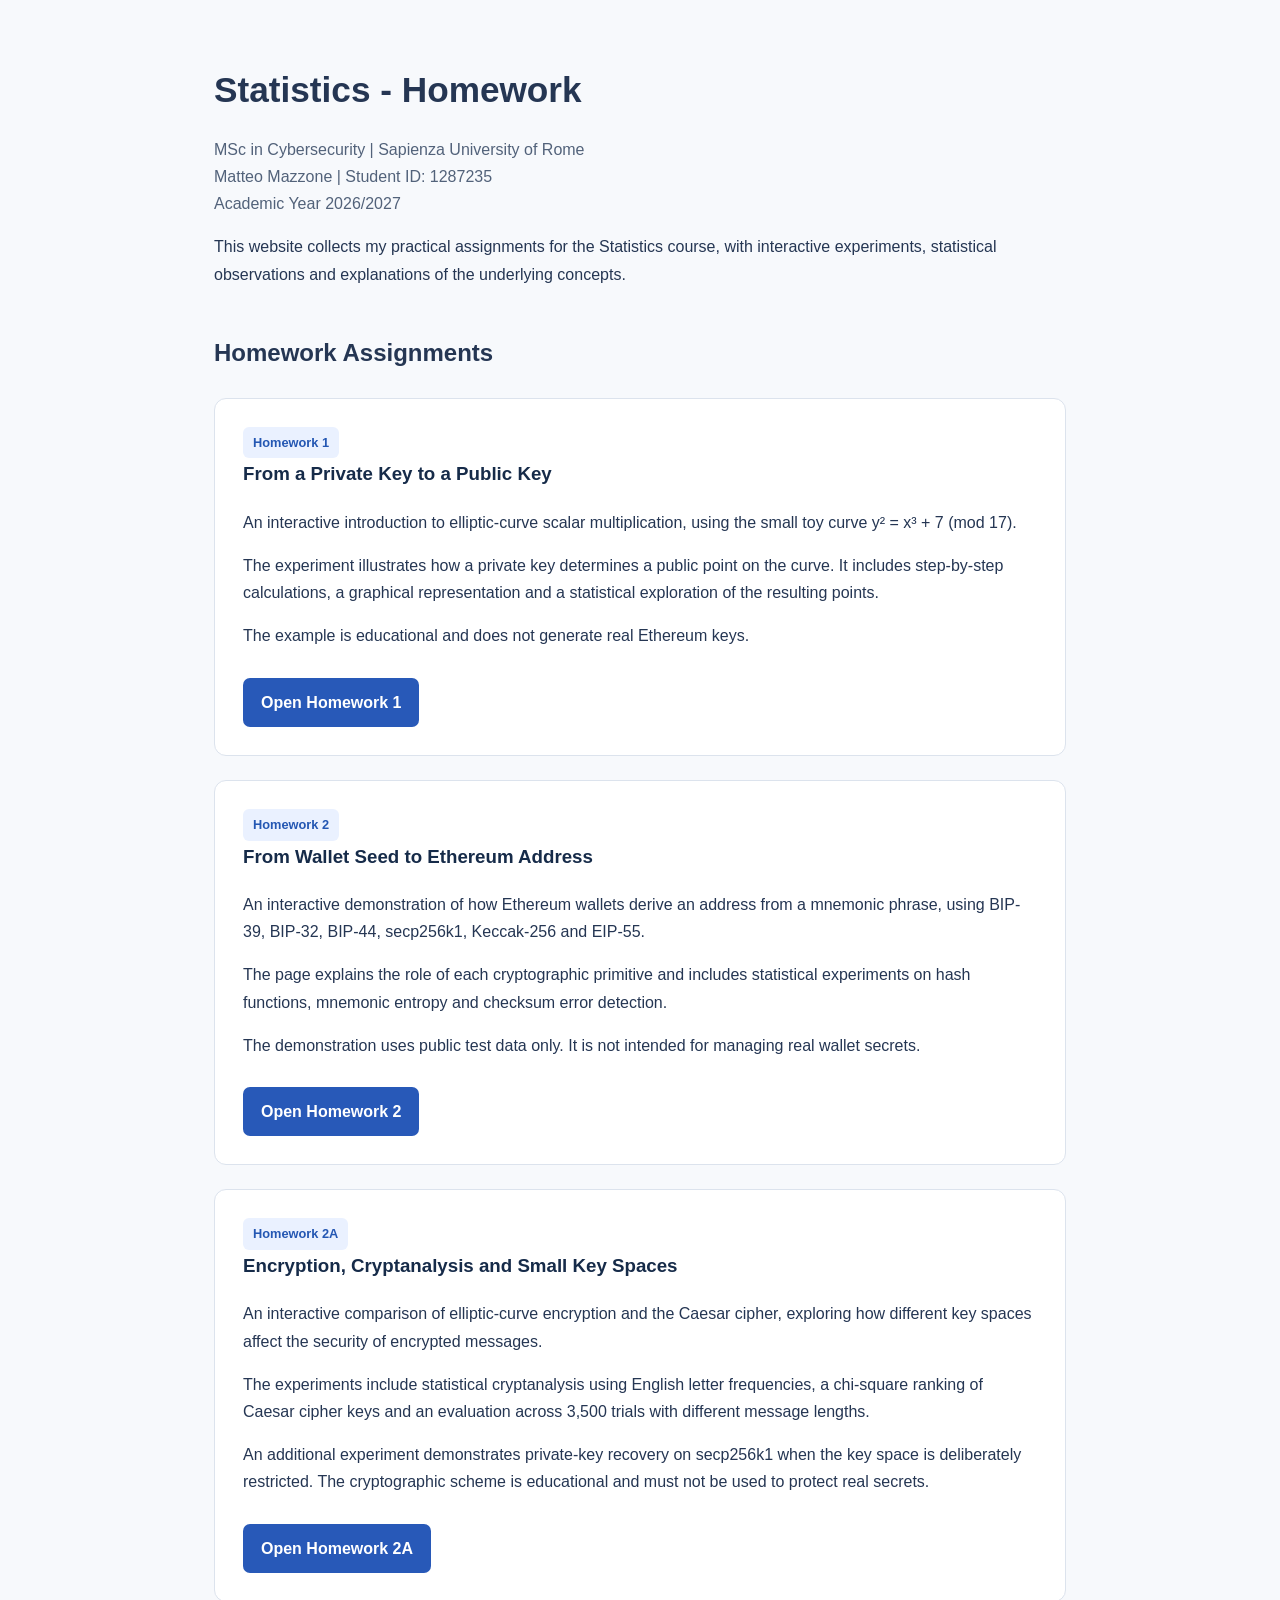
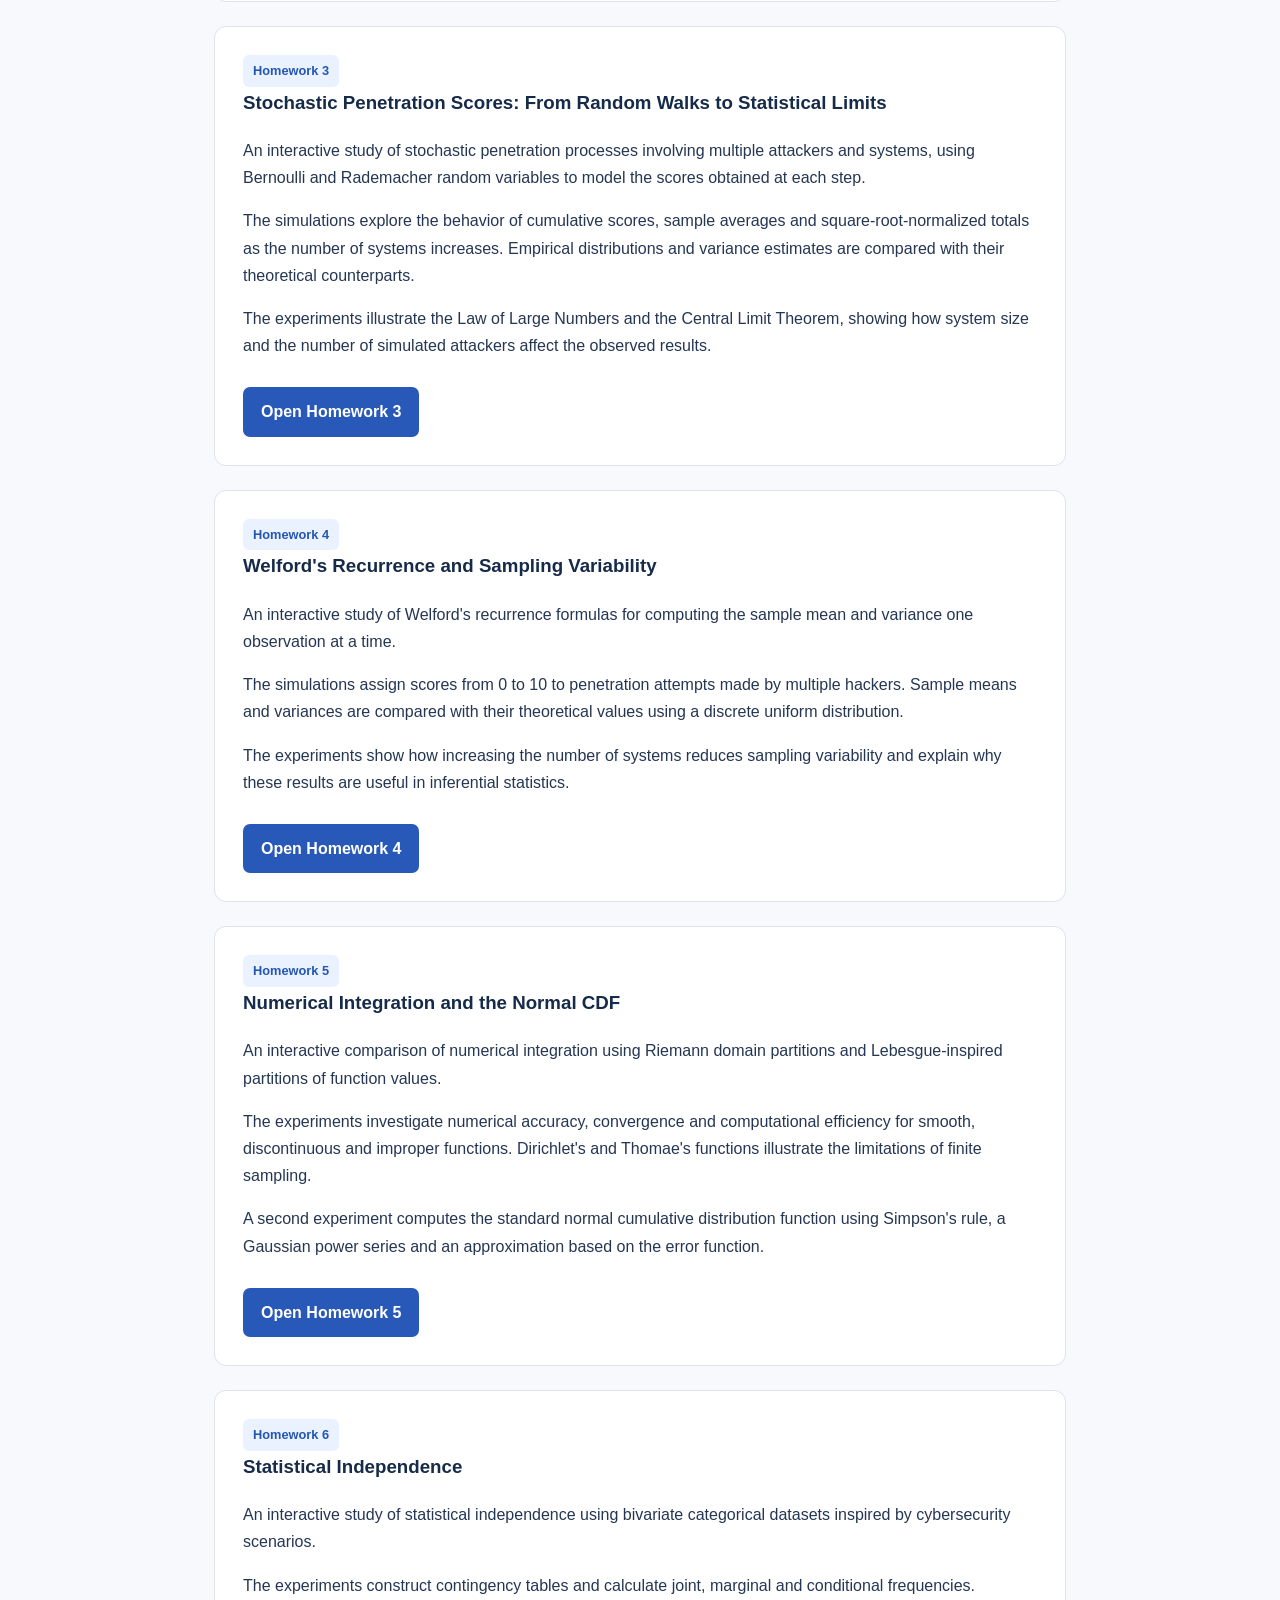
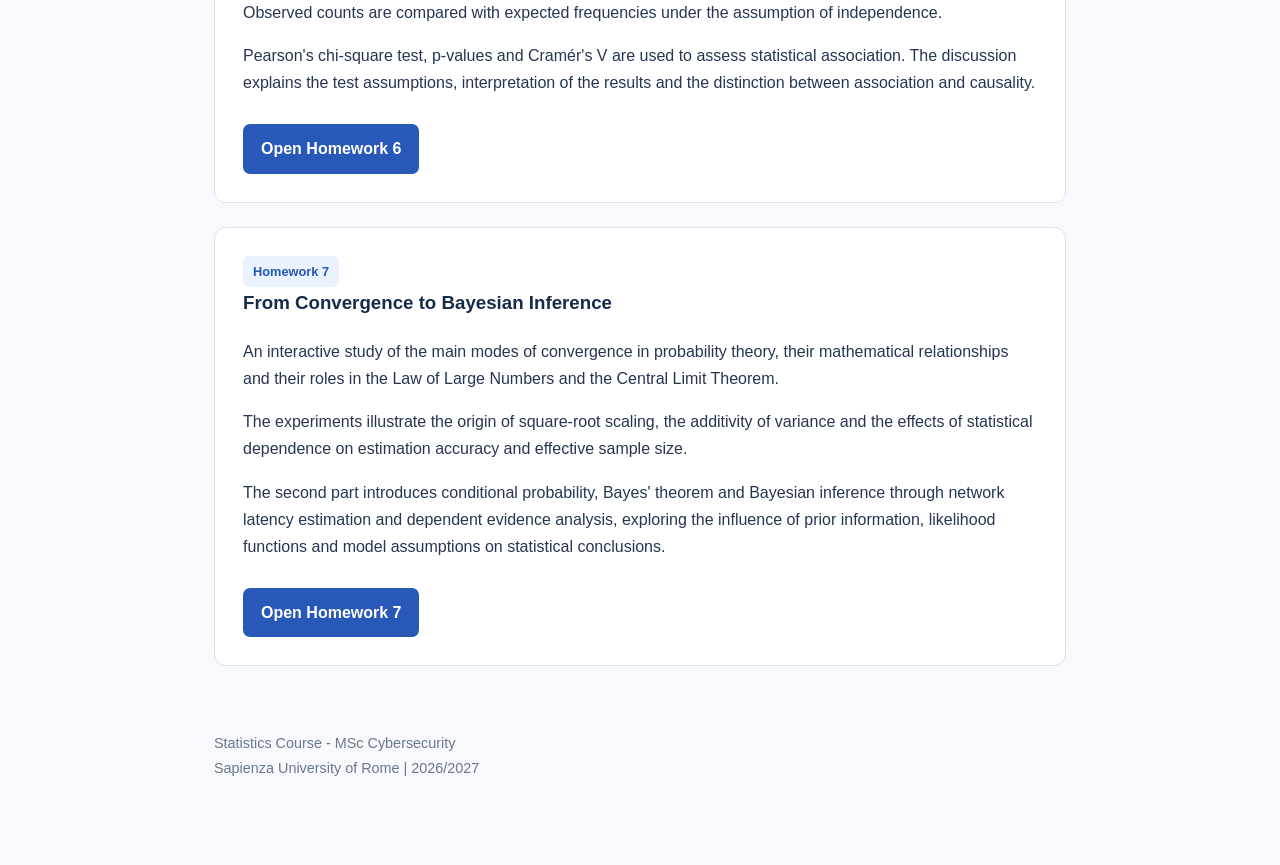
<file: index.html>
<!DOCTYPE html>
<html lang="en">
<head>
  <meta charset="UTF-8">
  <meta name="viewport" content="width=device-width, initial-scale=1.0">
  <title>Statistics | MSc Cybersecurity</title>
  <style>
    * {
      box-sizing: border-box;
    }

    body {
      font-family: Arial, sans-serif;
      max-width: 900px;
      margin: 60px auto;
      padding: 0 24px;
      line-height: 1.7;
      color: #253653;
      background: #f7f9fc;
    }

    h1 {
      font-size: 2.2rem;
      margin-bottom: 8px;
    }

    h2 {
      margin-top: 45px;
      font-size: 1.5rem;
    }

    .intro {
      color: #52627a;
    }

    .homework {
      background: #ffffff;
      border: 1px solid #dce3ed;
      border-radius: 12px;
      padding: 28px;
      margin-top: 24px;
    }

    .homework h3 {
      margin-top: 0;
      color: #162b49;
    }

    .tag {
      display: inline-block;
      font-size: 0.8rem;
      font-weight: bold;
      color: #2457b3;
      background: #eaf1ff;
      padding: 5px 10px;
      border-radius: 6px;
    }

    .button {
      display: inline-block;
      margin-top: 12px;
      padding: 11px 18px;
      background: #2859b8;
      color: #ffffff;
      text-decoration: none;
      border-radius: 7px;
      font-weight: bold;
    }

    .button:hover {
      background: #17438f;
    }

    footer {
      margin-top: 65px;
      padding-bottom: 25px;
      font-size: 0.9rem;
      color: #68778d;
    }
  </style>
</head>
<body>

    <header>
    <h1>Statistics - Homework</h1>
    <p class="intro">
      MSc in Cybersecurity | Sapienza University of Rome
      <br>
      Matteo Mazzone | Student ID: 1287235
      <br>
      Academic Year 2026/2027
    </p>
    <p>
      This website collects my practical assignments for the
      Statistics course, with interactive experiments,
      statistical observations and explanations of the
      underlying concepts.
    </p>
  </header>

  <main>
    <h2>Homework Assignments</h2>

    <section class="homework">
      <span class="tag">Homework 1</span>

      <h3>From a Private Key to a Public Key</h3>

      <p>
        An interactive introduction to elliptic-curve scalar
        multiplication, using the small toy curve
        y² = x³ + 7 (mod 17).
      </p>

      <p>
        The experiment illustrates how a private key determines
        a public point on the curve. It includes step-by-step
        calculations, a graphical representation and a
        statistical exploration of the resulting points.
      </p>

      <p>
        The example is educational and does not generate
        real Ethereum keys.
      </p>

      <a class="button" href="homework-1/">
        Open Homework 1
      </a>
    </section>
  
    <section class="homework">
      <span class="tag">Homework 2</span>

      <h3>From Wallet Seed to Ethereum Address</h3>

      <p>
        An interactive demonstration of how Ethereum wallets
        derive an address from a mnemonic phrase, using
        BIP-39, BIP-32, BIP-44, secp256k1, Keccak-256
        and EIP-55.
      </p>

      <p>
        The page explains the role of each cryptographic
        primitive and includes statistical experiments
        on hash functions, mnemonic entropy and
        checksum error detection.
      </p>

      <p>
        The demonstration uses public test data only.
        It is not intended for managing real wallet secrets.
      </p>

      <a class="button" href="homework-2/">
        Open Homework 2
      </a>
    </section>
 
    <section class="homework">
      <span class="tag">Homework 2A</span>

      <h3>Encryption, Cryptanalysis and Small Key Spaces</h3>

      <p>
        An interactive comparison of elliptic-curve encryption
        and the Caesar cipher, exploring how different key
        spaces affect the security of encrypted messages.
      </p>

      <p>
        The experiments include statistical cryptanalysis
        using English letter frequencies, a chi-square
        ranking of Caesar cipher keys and an evaluation
        across 3,500 trials with different message lengths.
      </p>

      <p>
        An additional experiment demonstrates private-key
        recovery on secp256k1 when the key space is deliberately
        restricted. The cryptographic scheme is educational
        and must not be used to protect real secrets.
      </p>

      <a class="button" href="homework-2a/">
        Open Homework 2A
      </a>
    </section>

    <section class="homework">
      <span class="tag">Homework 3</span>

      <h3>Stochastic Penetration Scores: From Random Walks to Statistical Limits</h3>

      <p>
        An interactive study of stochastic penetration processes
        involving multiple attackers and systems, using Bernoulli
        and Rademacher random variables to model the scores
        obtained at each step.
      </p>

      <p>
        The simulations explore the behavior of cumulative scores,
        sample averages and square-root-normalized totals as the
        number of systems increases. Empirical distributions and
        variance estimates are compared with their theoretical
        counterparts.
      </p>

      <p>
        The experiments illustrate the Law of Large Numbers and
        the Central Limit Theorem, showing how system size and
        the number of simulated attackers affect the observed
        results.
      </p>

      <a class="button" href="homework-3/">
        Open Homework 3
      </a>
    </section>
   
    <section class="homework">
      <span class="tag">Homework 4</span>

      <h3>Welford's Recurrence and Sampling Variability</h3>

      <p>
        An interactive study of Welford's recurrence formulas
        for computing the sample mean and variance one
        observation at a time.
      </p>

      <p>
        The simulations assign scores from 0 to 10 to
        penetration attempts made by multiple hackers.
        Sample means and variances are compared with
        their theoretical values using a discrete
        uniform distribution.
      </p>

      <p>
        The experiments show how increasing the number
        of systems reduces sampling variability and
        explain why these results are useful in
        inferential statistics.
      </p>

      <a class="button" href="homework-4/">
        Open Homework 4
      </a>
    </section>

    <section class="homework">
      <span class="tag">Homework 5</span>

      <h3>Numerical Integration and the Normal CDF</h3>

      <p>
        An interactive comparison of numerical integration
        using Riemann domain partitions and Lebesgue-inspired
        partitions of function values.
      </p>

      <p>
        The experiments investigate numerical accuracy,
        convergence and computational efficiency for
        smooth, discontinuous and improper functions.
        Dirichlet's and Thomae's functions illustrate
        the limitations of finite sampling.
      </p>

      <p>
        A second experiment computes the standard normal
        cumulative distribution function using Simpson's
        rule, a Gaussian power series and an approximation
        based on the error function.
      </p>

      <a class="button" href="homework-5/">
        Open Homework 5
      </a>
    </section>
    <section class="homework">
      <span class="tag">Homework 6</span>

      <h3>Statistical Independence</h3>

      <p>
        An interactive study of statistical independence
        using bivariate categorical datasets inspired by
        cybersecurity scenarios.
      </p>

      <p>
        The experiments construct contingency tables and
        calculate joint, marginal and conditional frequencies.
        Observed counts are compared with expected frequencies
        under the assumption of independence.
      </p>

      <p>
        Pearson's chi-square test, p-values and Cramér's V
        are used to assess statistical association.
        The discussion explains the test assumptions,
        interpretation of the results and the distinction
        between association and causality.
      </p>

      <a class="button" href="homework-6/">
        Open Homework 6
      </a>
    </section>
    
    <section class="homework">
      <span class="tag">Homework 7</span>

      <h3>From Convergence to Bayesian Inference</h3>

      <p>
        An interactive study of the main modes of convergence
        in probability theory, their mathematical relationships
        and their roles in the Law of Large Numbers and
        the Central Limit Theorem.
      </p>

      <p>
        The experiments illustrate the origin of square-root
        scaling, the additivity of variance and the effects
        of statistical dependence on estimation accuracy
        and effective sample size.
      </p>

      <p>
        The second part introduces conditional probability,
        Bayes' theorem and Bayesian inference through
        network latency estimation and dependent evidence
        analysis, exploring the influence of prior information,
        likelihood functions and model assumptions on
        statistical conclusions.
      </p>

      <a class="button" href="homework-7/">
        Open Homework 7
      </a>
    </section>

  </main>

  <footer>
    Statistics Course - MSc Cybersecurity
    <br>
    Sapienza University of Rome | 2026/2027
  </footer>

</body>
</html>
</file>
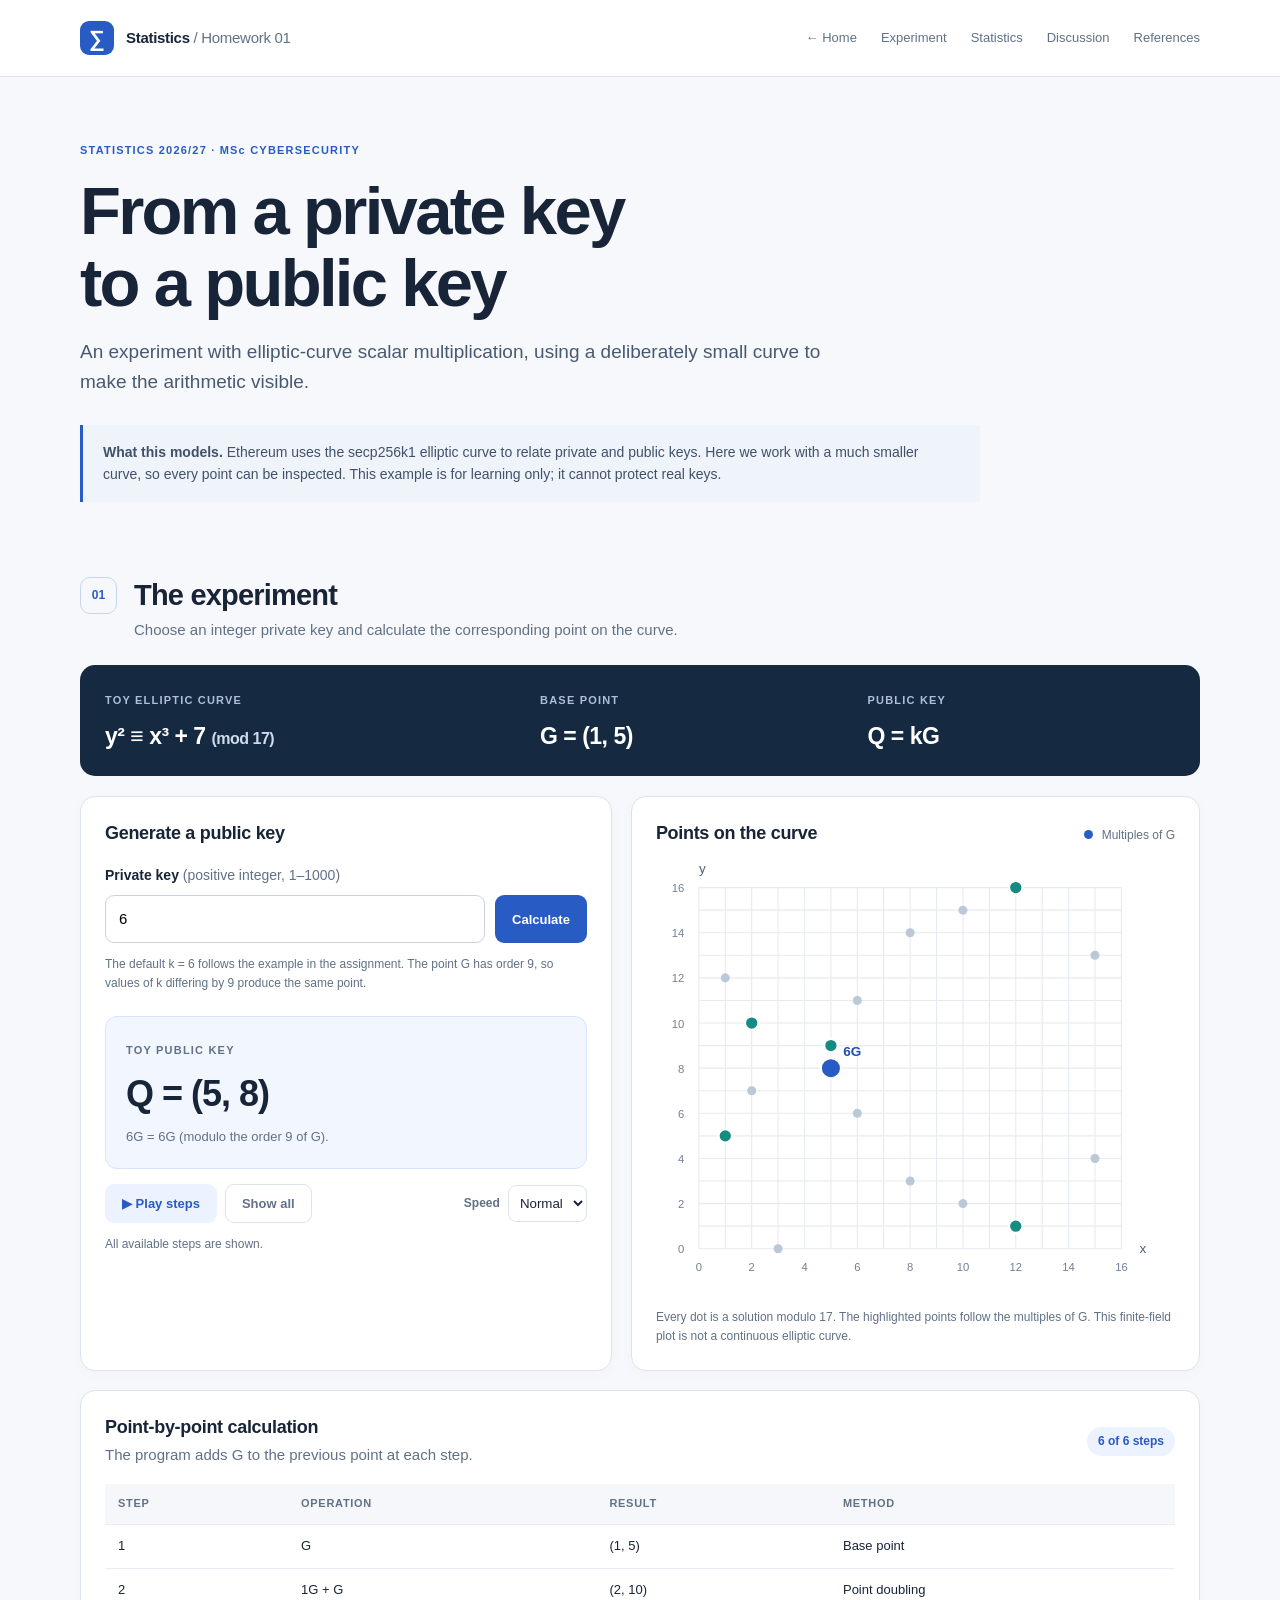
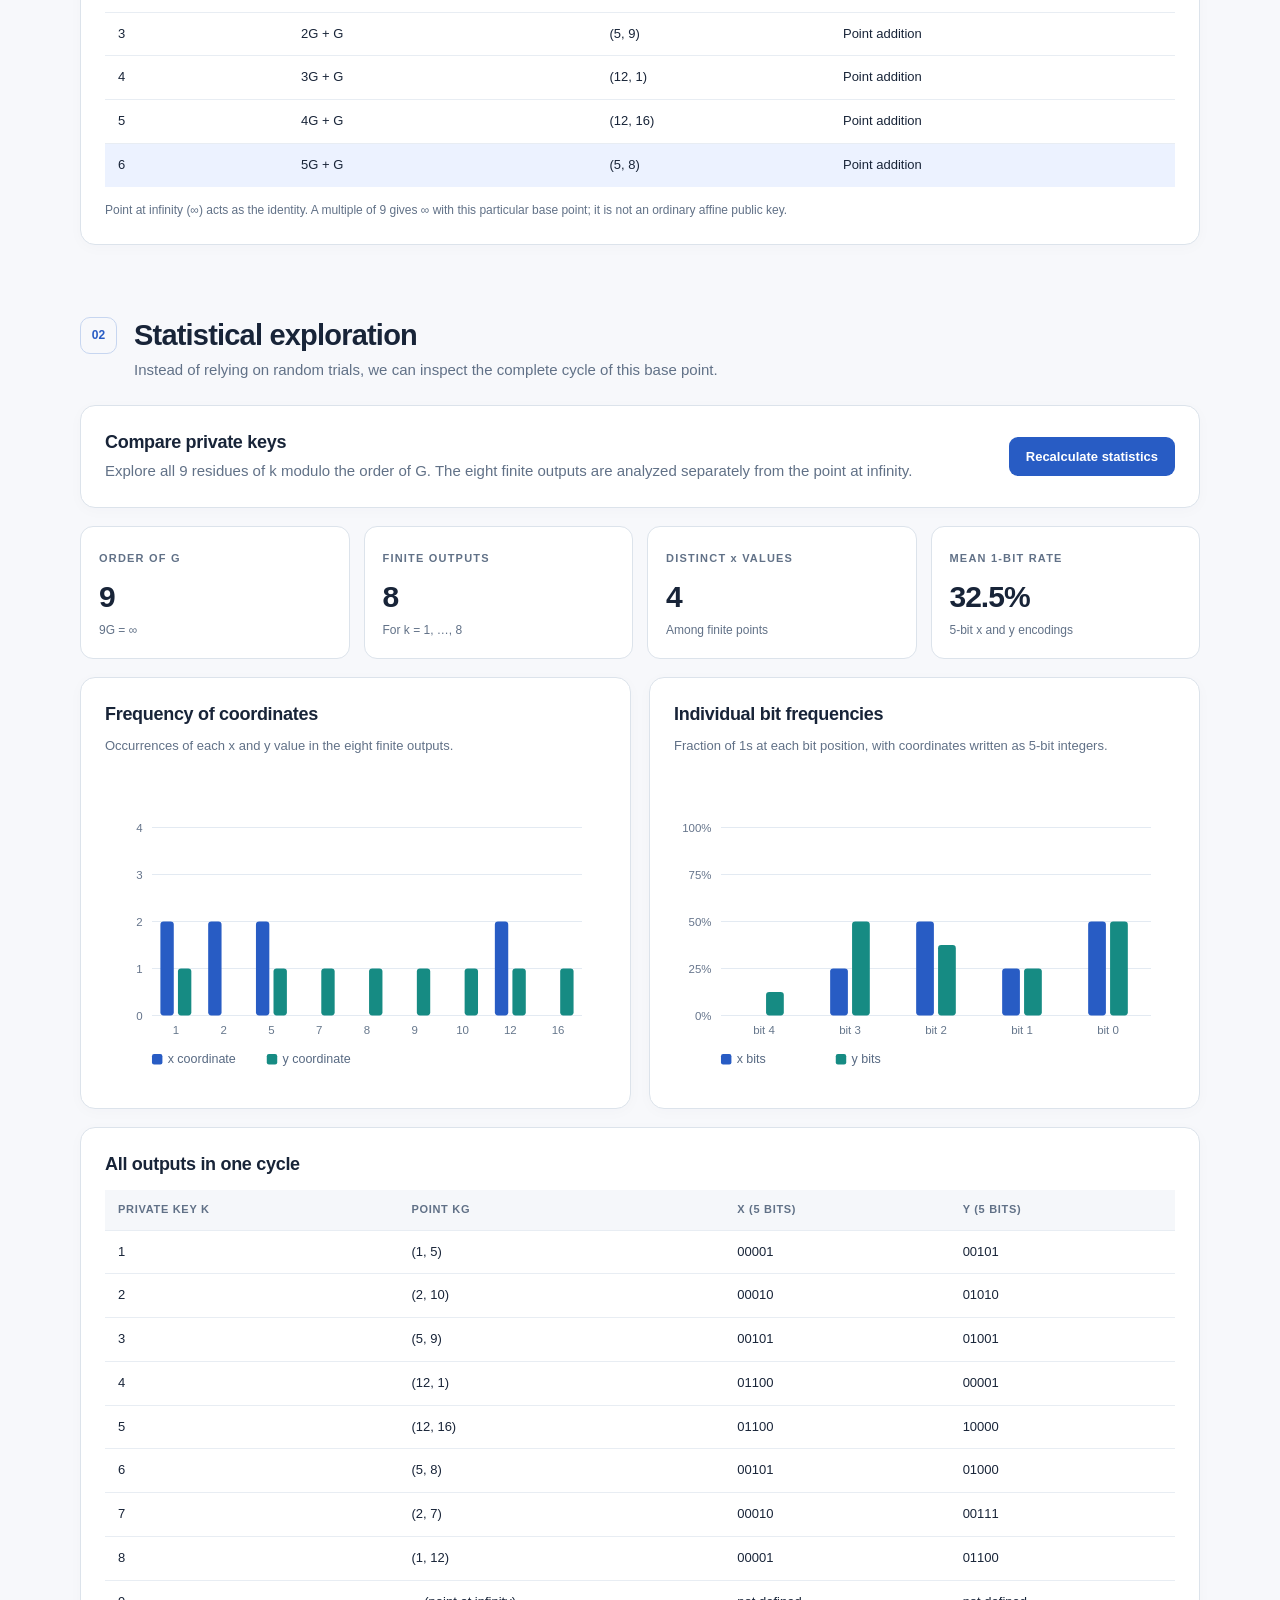
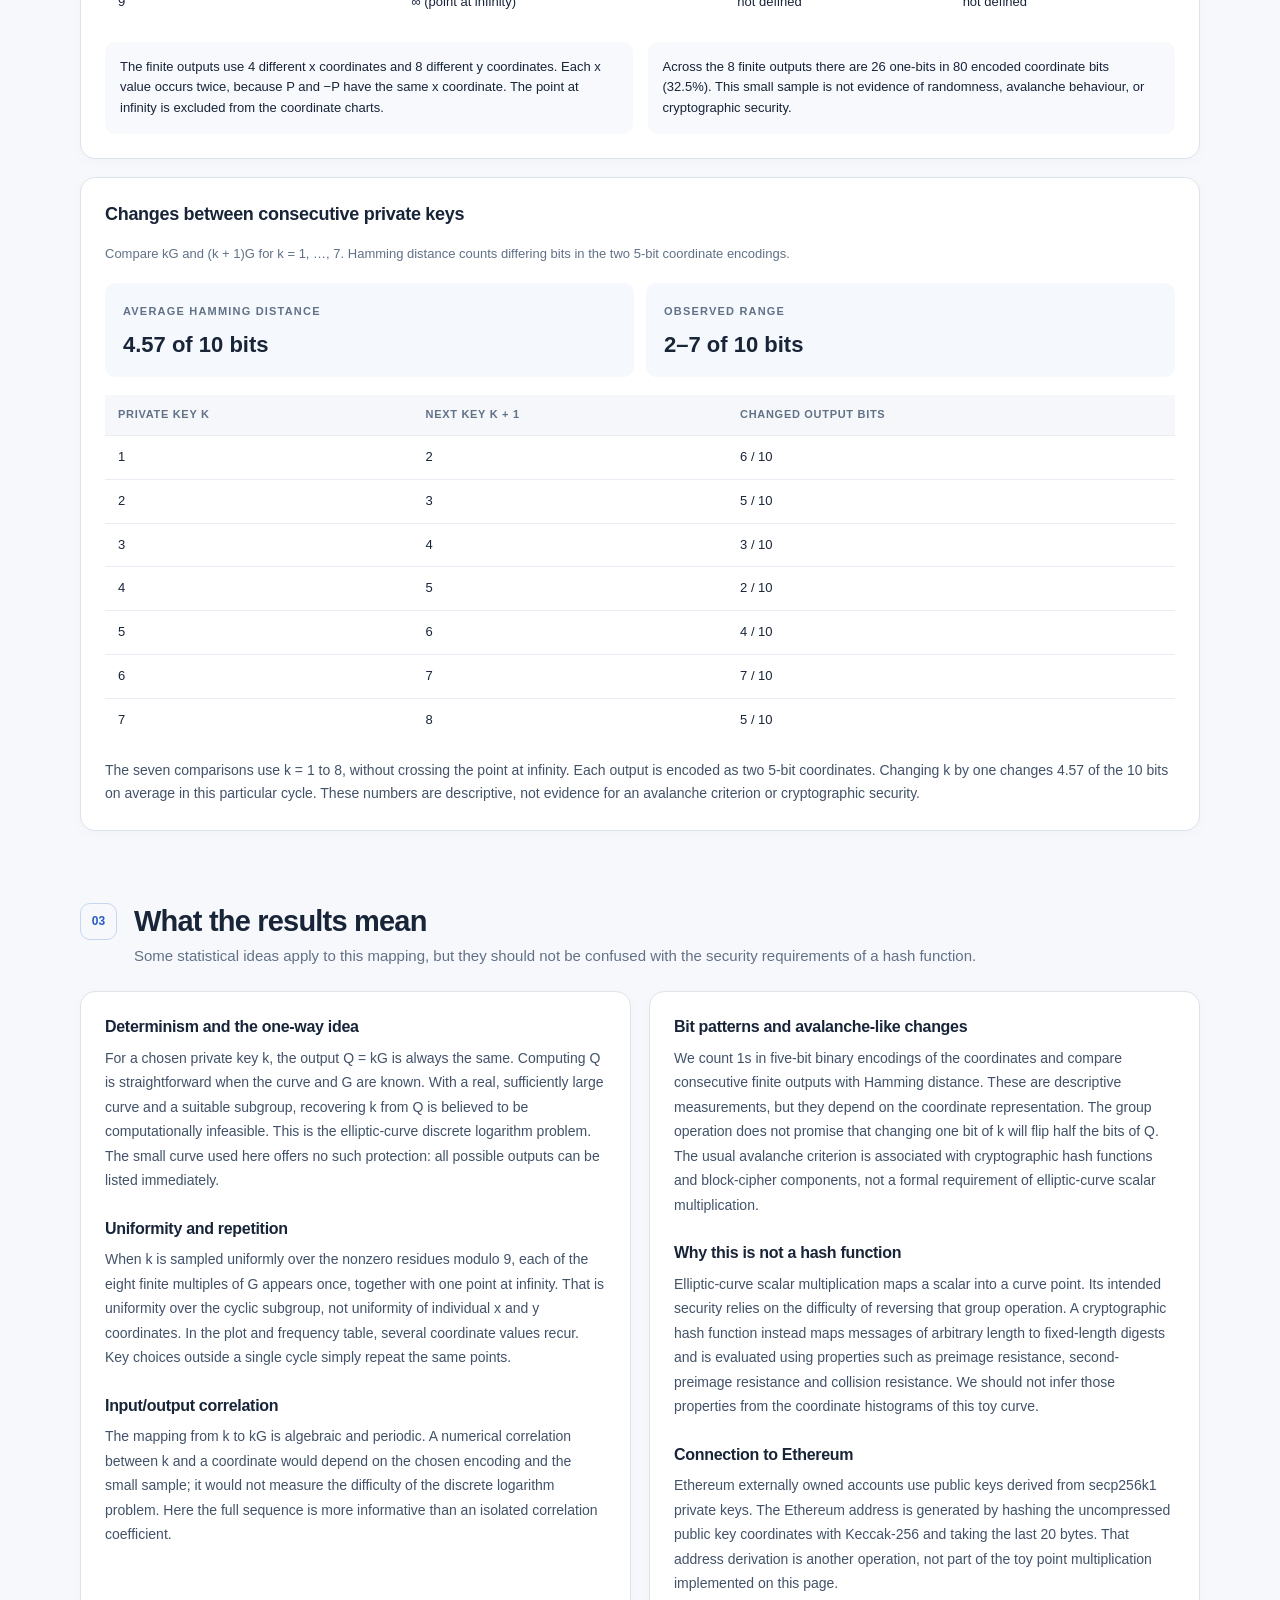
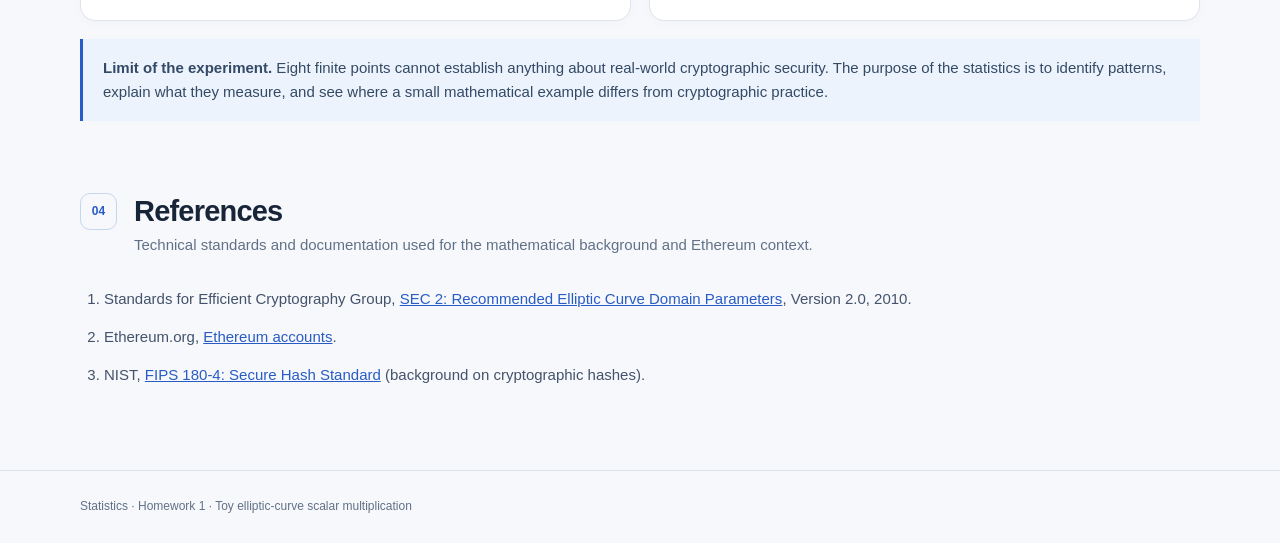
<file: homework-1/index.html>
<!doctype html>
<html lang="en">
<head>
  <meta charset="utf-8">
  <meta name="viewport" content="width=device-width, initial-scale=1">
  <meta name="description" content="A small interactive experiment in elliptic-curve scalar multiplication and its statistical properties.">
  <title>Homework 1 | Private Key to Public Key</title>
  <link rel="stylesheet" href="style.css">
  <script src="script.js" defer></script>
</head>
<body>
  <header class="site-header">
    <div class="wrap header-row">
      <a class="brand" href="#top"><span class="brand-symbol">∑</span><span>Statistics <span class="brand-muted">/ Homework 01</span></span></a>
      <nav aria-label="Page sections"><a href="../">← Home</a><a href="#experiment">Experiment</a><a href="#statistics">Statistics</a><a href="#discussion">Discussion</a><a href="#references">References</a></nav>
    </div>
  </header>
  <main id="top" class="wrap">
    <section class="hero">
      <div class="eyebrow">STATISTICS 2026/27 · MSc CYBERSECURITY</div>
      <h1>From a private key<br>to a public key</h1>
      <p class="lead">An experiment with elliptic-curve scalar multiplication, using a deliberately small curve to make the arithmetic visible.</p>
      <div class="hero-note"><strong>What this models.</strong> Ethereum uses the secp256k1 elliptic curve to relate private and public keys. Here we work with a much smaller curve, so every point can be inspected. This example is for learning only; it cannot protect real keys.</div>
    </section>

    <section class="section" id="experiment">
      <div class="section-heading"><span class="section-no">01</span><div><h2>The experiment</h2><p>Choose an integer private key and calculate the corresponding point on the curve.</p></div></div>
      <div class="equation-card"><div><span class="small-label">TOY ELLIPTIC CURVE</span><div class="equation">y² ≡ x³ + 7 <span>(mod 17)</span></div></div><div><span class="small-label">BASE POINT</span><div class="equation">G = (1, 5)</div></div><div><span class="small-label">PUBLIC KEY</span><div class="equation">Q = kG</div></div></div>
      <div class="columns">
        <div class="panel">
          <h3>Generate a public key</h3>
          <label for="privateKey">Private key <span class="subtle">(positive integer, 1–1000)</span></label>
          <div class="input-row"><input id="privateKey" type="number" min="1" max="1000" step="1" value="6"><button id="calculate" class="button primary" type="button">Calculate</button></div>
          <p class="field-help">The default k = 6 follows the example in the assignment. The point G has order 9, so values of k differing by 9 produce the same point.</p>
          <div class="result"><span class="small-label">TOY PUBLIC KEY</span><div id="resultPoint" class="result-point" aria-live="polite">Q = (5, 8)</div><p id="resultNote">6G, obtained through point addition.</p></div>
          <div class="animation-row"><button class="button secondary" id="play" type="button">▶ Play steps</button><button class="button quiet" id="reset" type="button">Show all</button><label for="speed" class="speed-label">Speed</label><select id="speed" aria-label="Animation speed"><option value="1250">Slow</option><option value="700" selected>Normal</option><option value="350">Fast</option></select></div>
          <p id="animationStatus" class="field-help" aria-live="polite">All steps are shown.</p>
        </div>
        <div class="panel plot-panel"><div class="plot-heading"><h3>Points on the curve</h3><span class="plot-key"><i></i> Multiples of G</span></div><svg id="curvePlot" viewBox="0 0 460 390" role="img" aria-label="The valid points on the curve over the finite field modulo 17"></svg><p class="plot-caption">Every dot is a solution modulo 17. The highlighted points follow the multiples of G. This finite-field plot is not a continuous elliptic curve.</p></div>
      </div>
      <div class="panel steps-panel"><div class="steps-title"><div><h3>Point-by-point calculation</h3><p>The program adds G to the previous point at each step.</p></div><span id="stepCount" class="pill">6 steps</span></div><div class="table-scroll"><table><thead><tr><th>Step</th><th>Operation</th><th>Result</th><th>Method</th></tr></thead><tbody id="stepsBody"></tbody></table></div><p class="footnote">Point at infinity (∞) acts as the identity. A multiple of 9 gives ∞ with this particular base point; it is not an ordinary affine public key.</p></div>
    </section>

    <section class="section" id="statistics">
      <div class="section-heading"><span class="section-no">02</span><div><h2>Statistical exploration</h2><p>Instead of relying on random trials, we can inspect the complete cycle of this base point.</p></div></div>
      <div class="panel stats-controls"><div><h3>Compare private keys</h3><p>Explore all 9 residues of k modulo the order of G. The eight finite outputs are analyzed separately from the point at infinity.</p></div><button id="runStats" class="button primary" type="button">Recalculate statistics</button></div>
      <div class="metric-grid"><div class="metric"><span class="small-label">ORDER OF G</span><strong id="orderMetric">9</strong><span>9G = ∞</span></div><div class="metric"><span class="small-label">FINITE OUTPUTS</span><strong id="finiteMetric">8</strong><span>For k = 1, …, 8</span></div><div class="metric"><span class="small-label">DISTINCT x VALUES</span><strong id="uniqueXMetric">4</strong><span>Among finite points</span></div><div class="metric"><span class="small-label">MEAN 1-BIT RATE</span><strong id="bitMetric">—</strong><span>5-bit x and y encodings</span></div></div>
      <div class="chart-grid"><div class="panel"><h3>Frequency of coordinates</h3><p class="chart-desc">Occurrences of each x and y value in the eight finite outputs.</p><div id="frequencyChart" class="chart-host"></div></div><div class="panel"><h3>Individual bit frequencies</h3><p class="chart-desc">Fraction of 1s at each bit position, with coordinates written as 5-bit integers.</p><div id="bitsChart" class="chart-host"></div></div></div>
      <div class="panel stats-panel"><h3>All outputs in one cycle</h3><div class="table-scroll"><table><thead><tr><th>Private key k</th><th>Point kG</th><th>x (5 bits)</th><th>y (5 bits)</th></tr></thead><tbody id="statsBody"></tbody></table></div><div id="statsSummary" class="analysis-text" aria-live="polite"></div></div>
      <div class="panel hamming-panel">
        <h3>Changes between consecutive private keys</h3>
        <p class="chart-desc">Compare kG and (k + 1)G for k = 1, …, 7. Hamming distance counts differing bits in the two 5-bit coordinate encodings.</p>
        <div class="hamming-metrics"><div><span class="small-label">AVERAGE HAMMING DISTANCE</span><strong id="hammingAverage">—</strong></div><div><span class="small-label">OBSERVED RANGE</span><strong id="hammingRange">—</strong></div></div>
        <div class="table-scroll"><table><thead><tr><th>Private key k</th><th>Next key k + 1</th><th>Changed output bits</th></tr></thead><tbody id="hammingBody"></tbody></table></div>
        <p class="hamming-explanation" id="hammingExplanation"></p>
      </div>
    </section>

    <section class="section" id="discussion"><div class="section-heading"><span class="section-no">03</span><div><h2>What the results mean</h2><p>Some statistical ideas apply to this mapping, but they should not be confused with the security requirements of a hash function.</p></div></div>
      <div class="prose-grid"><article class="panel prose"><h3>Determinism and the one-way idea</h3><p>For a chosen private key k, the output Q = kG is always the same. Computing Q is straightforward when the curve and G are known. With a real, sufficiently large curve and a suitable subgroup, recovering k from Q is believed to be computationally infeasible. This is the elliptic-curve discrete logarithm problem. The small curve used here offers no such protection: all possible outputs can be listed immediately.</p><h3>Uniformity and repetition</h3><p>When k is sampled uniformly over the nonzero residues modulo 9, each of the eight finite multiples of G appears once, together with one point at infinity. That is uniformity over the cyclic subgroup, not uniformity of individual x and y coordinates. In the plot and frequency table, several coordinate values recur. Key choices outside a single cycle simply repeat the same points.</p><h3>Input/output correlation</h3><p>The mapping from k to kG is algebraic and periodic. A numerical correlation between k and a coordinate would depend on the chosen encoding and the small sample; it would not measure the difficulty of the discrete logarithm problem. Here the full sequence is more informative than an isolated correlation coefficient.</p></article><article class="panel prose"><h3>Bit patterns and avalanche-like changes</h3><p>We count 1s in five-bit binary encodings of the coordinates and compare consecutive finite outputs with Hamming distance. These are descriptive measurements, but they depend on the coordinate representation. The group operation does not promise that changing one bit of k will flip half the bits of Q. The usual avalanche criterion is associated with cryptographic hash functions and block-cipher components, not a formal requirement of elliptic-curve scalar multiplication.</p><h3>Why this is not a hash function</h3><p>Elliptic-curve scalar multiplication maps a scalar into a curve point. Its intended security relies on the difficulty of reversing that group operation. A cryptographic hash function instead maps messages of arbitrary length to fixed-length digests and is evaluated using properties such as preimage resistance, second-preimage resistance and collision resistance. We should not infer those properties from the coordinate histograms of this toy curve.</p><h3>Connection to Ethereum</h3><p>Ethereum externally owned accounts use public keys derived from secp256k1 private keys. The Ethereum address is generated by hashing the uncompressed public key coordinates with Keccak-256 and taking the last 20 bytes. That address derivation is another operation, not part of the toy point multiplication implemented on this page.</p></article></div>
      <div class="notice"><strong>Limit of the experiment.</strong> Eight finite points cannot establish anything about real-world cryptographic security. The purpose of the statistics is to identify patterns, explain what they measure, and see where a small mathematical example differs from cryptographic practice.</div>
    </section>

    <section class="section references" id="references"><div class="section-heading"><span class="section-no">04</span><div><h2>References</h2><p>Technical standards and documentation used for the mathematical background and Ethereum context.</p></div></div><ol><li>Standards for Efficient Cryptography Group, <a href="https://www.secg.org/sec2-v2.pdf" target="_blank" rel="noopener noreferrer">SEC 2: Recommended Elliptic Curve Domain Parameters</a>, Version 2.0, 2010.</li><li>Ethereum.org, <a href="https://ethereum.org/en/developers/docs/accounts/" target="_blank" rel="noopener noreferrer">Ethereum accounts</a>.</li><li>NIST, <a href="https://csrc.nist.gov/pubs/fips/180-4/upd1/final" target="_blank" rel="noopener noreferrer">FIPS 180-4: Secure Hash Standard</a> (background on cryptographic hashes).</li></ol></section>
  </main>
  <footer class="footer"><div class="wrap">Statistics · Homework 1 · Toy elliptic-curve scalar multiplication</div></footer>
</body>
</html>
</file>
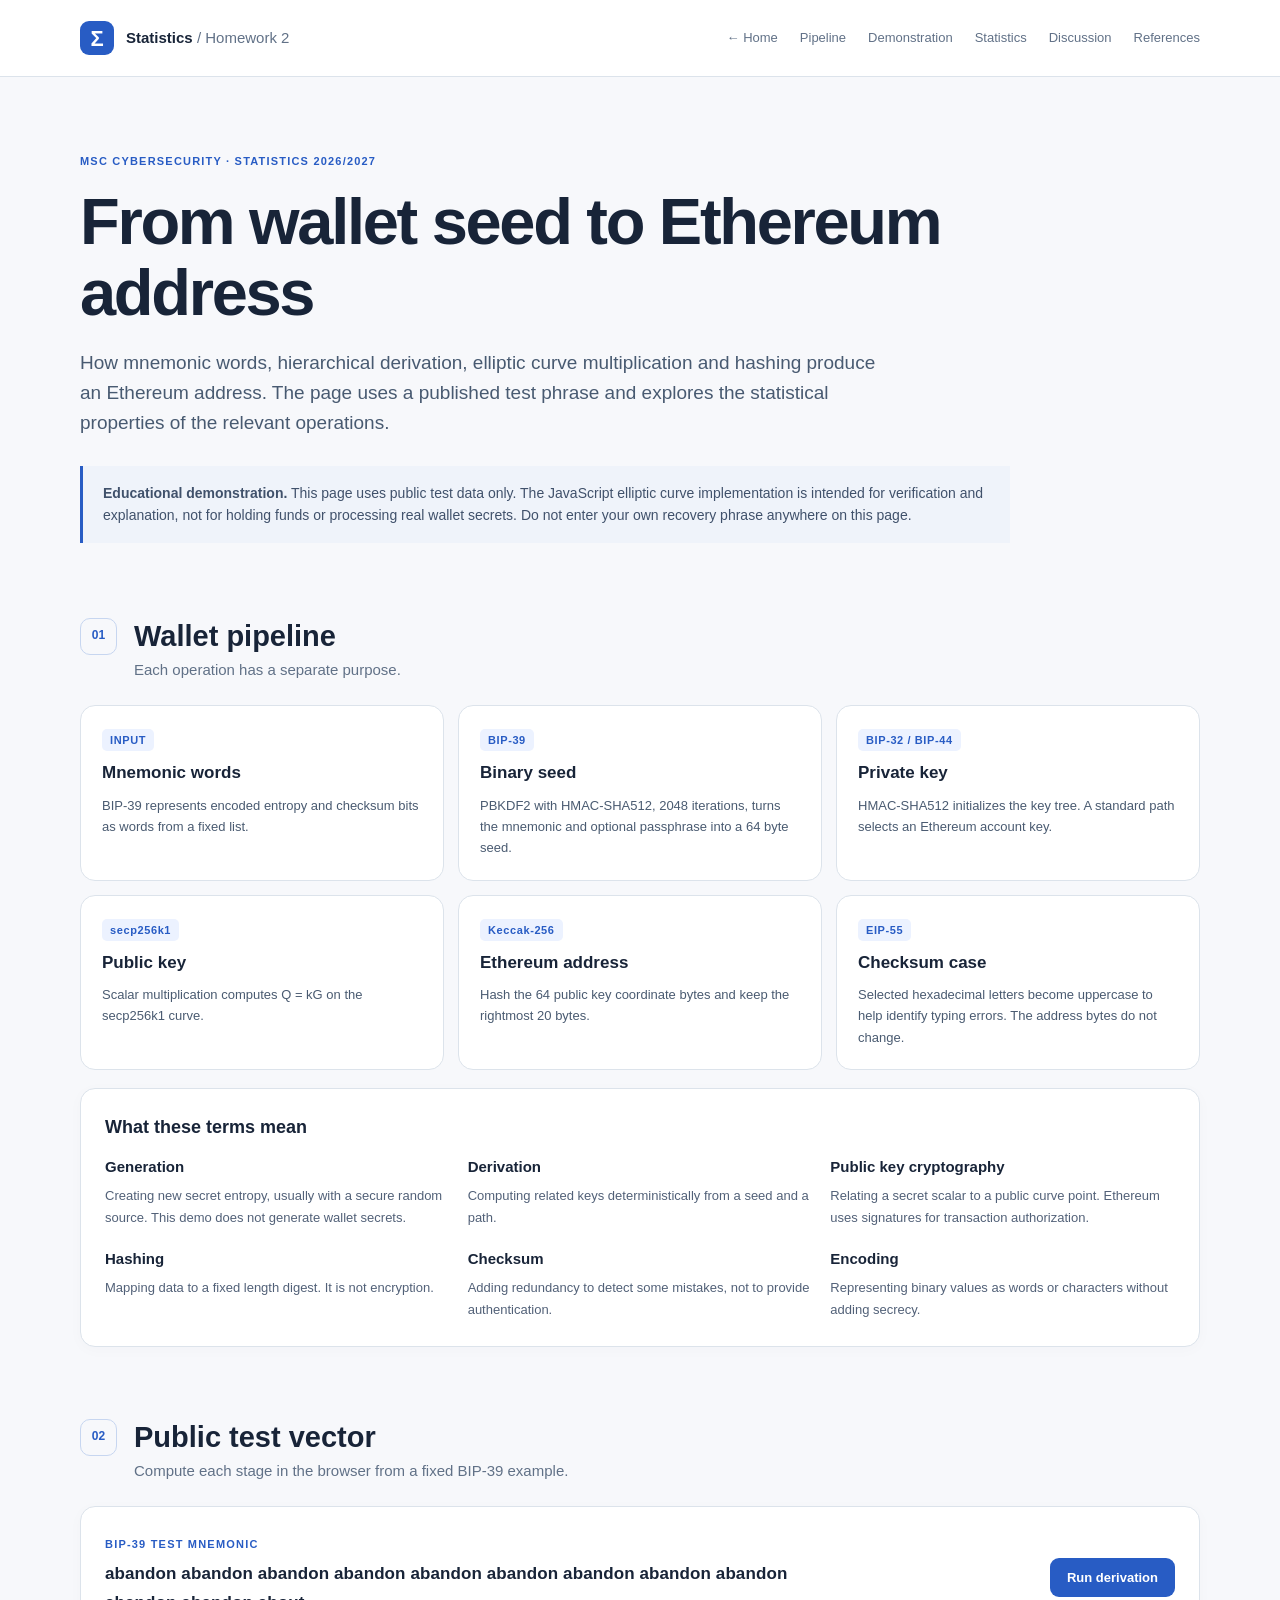
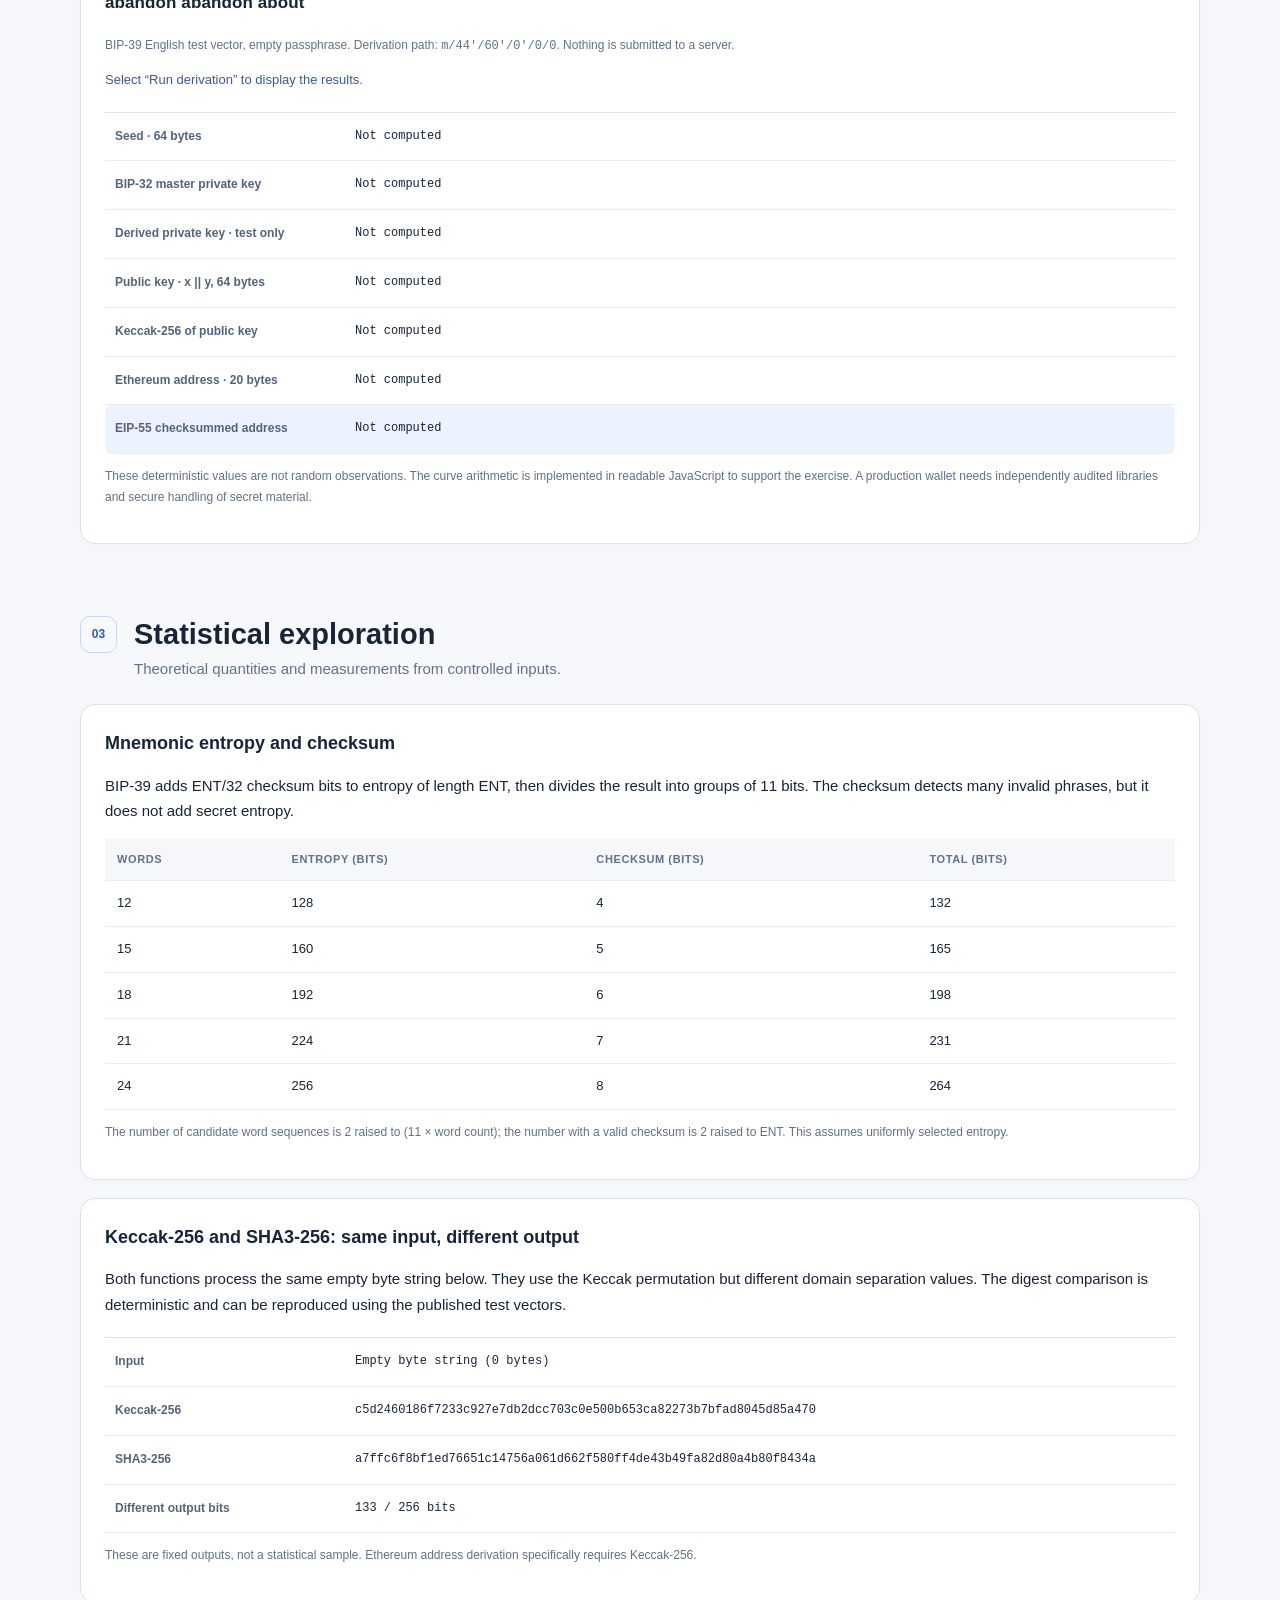
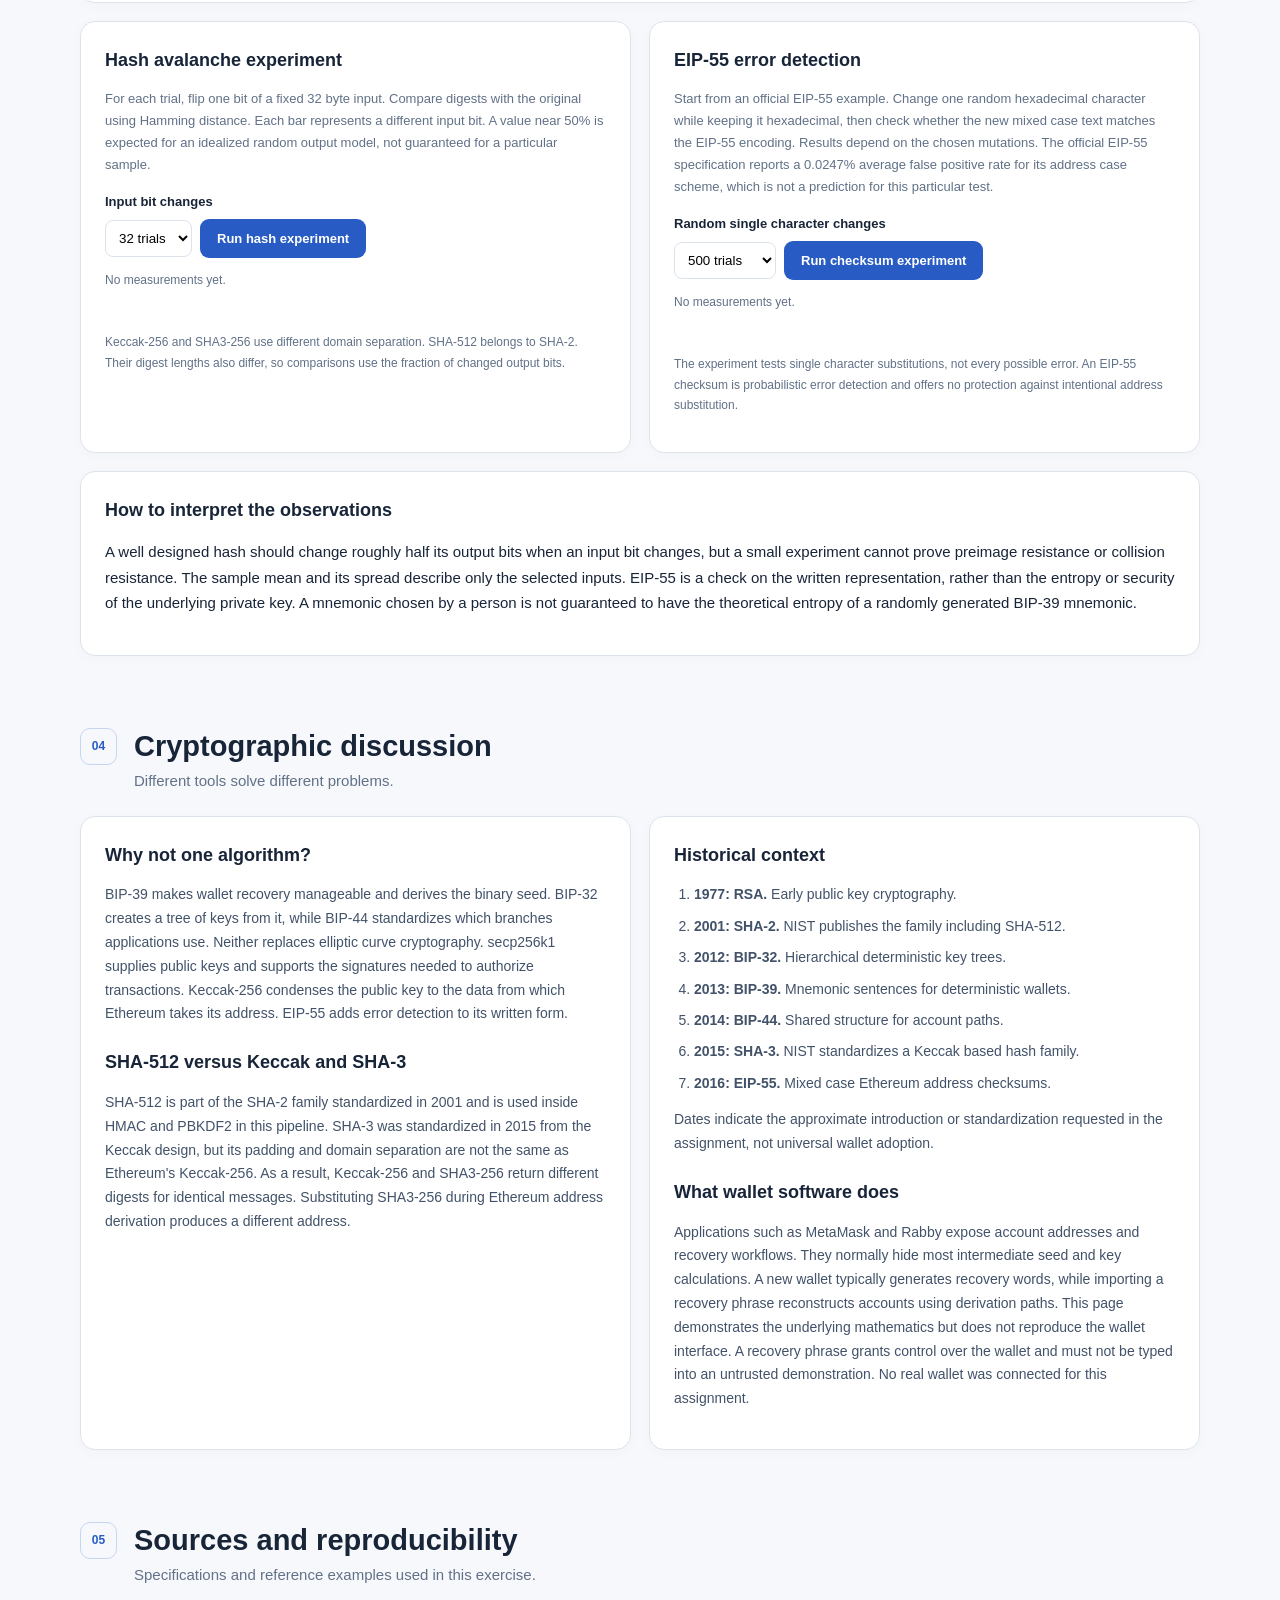
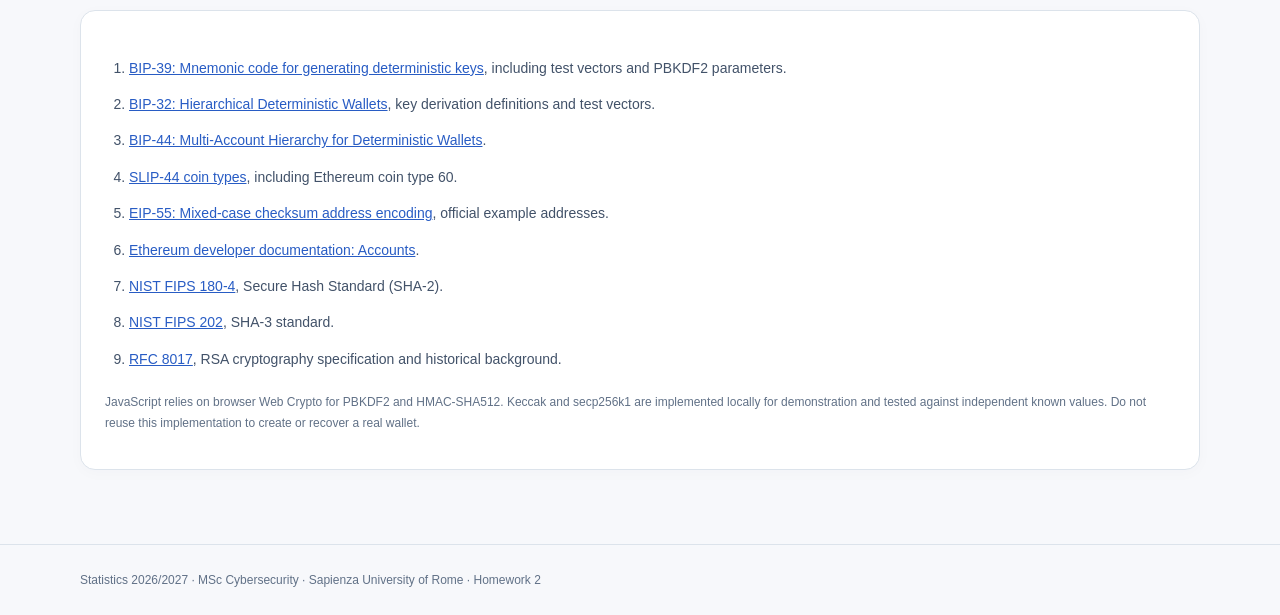
<file: homework-2/index.html>
<!doctype html>
<html lang="en">
<head>
  <meta charset="utf-8">
  <meta name="viewport" content="width=device-width, initial-scale=1">
  <meta name="description" content="Ethereum wallet derivation, cryptographic primitives and statistical experiments using public test data.">
  <title>From Wallet Seed to Ethereum Address | Statistics Homework 2</title>
  <link rel="stylesheet" href="style.css">
  <script src="script.js" defer></script>
</head>
<body>
<header class="site-header"><div class="wrap header-row"><a class="brand" href="../"><span class="brand-symbol">Σ</span><span>Statistics <span class="brand-muted">/ Homework 2</span></span></a><nav><a href="../">← Home</a><a href="#pipeline">Pipeline</a><a href="#demonstration">Demonstration</a><a href="#statistics">Statistics</a><a href="#discussion">Discussion</a><a href="#references">References</a></nav></div></header>
<main class="wrap">
  <div class="hero"><p class="eyebrow">MSC CYBERSECURITY · STATISTICS 2026/2027</p><h1>From wallet seed to Ethereum address</h1><p class="lead">How mnemonic words, hierarchical derivation, elliptic curve multiplication and hashing produce an Ethereum address. The page uses a published test phrase and explores the statistical properties of the relevant operations.</p><div class="hero-note"><strong>Educational demonstration.</strong> This page uses public test data only. The JavaScript elliptic curve implementation is intended for verification and explanation, not for holding funds or processing real wallet secrets. Do not enter your own recovery phrase anywhere on this page.</div></div>
  <section id="pipeline" class="section"><div class="section-heading"><span class="section-no">01</span><div><h2>Wallet pipeline</h2><p>Each operation has a separate purpose.</p></div></div>
    <div class="flow-grid">
      <article class="flow-step"><span class="tag">INPUT</span><h3>Mnemonic words</h3><p>BIP-39 represents encoded entropy and checksum bits as words from a fixed list.</p></article>
      <article class="flow-step"><span class="tag">BIP-39</span><h3>Binary seed</h3><p>PBKDF2 with HMAC-SHA512, 2048 iterations, turns the mnemonic and optional passphrase into a 64 byte seed.</p></article>
      <article class="flow-step"><span class="tag">BIP-32 / BIP-44</span><h3>Private key</h3><p>HMAC-SHA512 initializes the key tree. A standard path selects an Ethereum account key.</p></article>
      <article class="flow-step"><span class="tag">secp256k1</span><h3>Public key</h3><p>Scalar multiplication computes Q = kG on the secp256k1 curve.</p></article>
      <article class="flow-step"><span class="tag">Keccak-256</span><h3>Ethereum address</h3><p>Hash the 64 public key coordinate bytes and keep the rightmost 20 bytes.</p></article>
      <article class="flow-step"><span class="tag">EIP-55</span><h3>Checksum case</h3><p>Selected hexadecimal letters become uppercase to help identify typing errors. The address bytes do not change.</p></article>
    </div>
    <div class="panel spaced"><h3>What these terms mean</h3><div class="definition-grid"><div><strong>Generation</strong><p>Creating new secret entropy, usually with a secure random source. This demo does not generate wallet secrets.</p></div><div><strong>Derivation</strong><p>Computing related keys deterministically from a seed and a path.</p></div><div><strong>Public key cryptography</strong><p>Relating a secret scalar to a public curve point. Ethereum uses signatures for transaction authorization.</p></div><div><strong>Hashing</strong><p>Mapping data to a fixed length digest. It is not encryption.</p></div><div><strong>Checksum</strong><p>Adding redundancy to detect some mistakes, not to provide authentication.</p></div><div><strong>Encoding</strong><p>Representing binary values as words or characters without adding secrecy.</p></div></div></div>
  </section>
  <section id="demonstration" class="section"><div class="section-heading"><span class="section-no">02</span><div><h2>Public test vector</h2><p>Compute each stage in the browser from a fixed BIP-39 example.</p></div></div>
    <div class="panel"><div class="demo-head"><div><span class="small-label">BIP-39 TEST MNEMONIC</span><p class="phrase" id="phrase">abandon abandon abandon abandon abandon abandon abandon abandon abandon abandon abandon about</p></div><button class="button primary" id="derive">Run derivation</button></div><p class="field-help">BIP-39 English test vector, empty passphrase. Derivation path: <code>m/44'/60'/0'/0/0</code>. Nothing is submitted to a server.</p><p id="demo-status" role="status" aria-live="polite">Select “Run derivation” to display the results.</p>
      <div class="results"><div class="result-row"><span>Seed · 64 bytes</span><code id="seed">Not computed</code></div><div class="result-row"><span>BIP-32 master private key</span><code id="master">Not computed</code></div><div class="result-row"><span>Derived private key · test only</span><code id="private">Not computed</code></div><div class="result-row"><span>Public key · x || y, 64 bytes</span><code id="public">Not computed</code></div><div class="result-row"><span>Keccak-256 of public key</span><code id="digest">Not computed</code></div><div class="result-row"><span>Ethereum address · 20 bytes</span><code id="address">Not computed</code></div><div class="result-row highlight"><span>EIP-55 checksummed address</span><code id="checksum">Not computed</code></div></div>
      <p class="footnote">These deterministic values are not random observations. The curve arithmetic is implemented in readable JavaScript to support the exercise. A production wallet needs independently audited libraries and secure handling of secret material.</p>
    </div>
  </section>
  <section id="statistics" class="section"><div class="section-heading"><span class="section-no">03</span><div><h2>Statistical exploration</h2><p>Theoretical quantities and measurements from controlled inputs.</p></div></div>
    <div class="panel spaced"><h3>Mnemonic entropy and checksum</h3><p>BIP-39 adds ENT/32 checksum bits to entropy of length ENT, then divides the result into groups of 11 bits. The checksum detects many invalid phrases, but it does not add secret entropy.</p><div class="table-scroll"><table><thead><tr><th>Words</th><th>Entropy (bits)</th><th>Checksum (bits)</th><th>Total (bits)</th></tr></thead><tbody id="entropy-table"></tbody></table></div><p class="footnote">The number of candidate word sequences is 2 raised to (11 × word count); the number with a valid checksum is 2 raised to ENT. This assumes uniformly selected entropy.</p></div>
    <div class="panel spaced"><h3>Keccak-256 and SHA3-256: same input, different output</h3><p>Both functions process the same empty byte string below. They use the Keccak permutation but different domain separation values. The digest comparison is deterministic and can be reproduced using the published test vectors.</p><div class="results"><div class="result-row"><span>Input</span><code>Empty byte string (0 bytes)</code></div><div class="result-row"><span>Keccak-256</span><code id="keccak-example">Computing</code></div><div class="result-row"><span>SHA3-256</span><code id="sha3-example">Computing</code></div><div class="result-row"><span>Different output bits</span><code id="digest-difference">Computing</code></div></div><p class="footnote">These are fixed outputs, not a statistical sample. Ethereum address derivation specifically requires Keccak-256.</p></div>
    <div class="columns spaced"><div class="panel"><h3>Hash avalanche experiment</h3><p class="muted">For each trial, flip one bit of a fixed 32 byte input. Compare digests with the original using Hamming distance. Each bar represents a different input bit. A value near 50% is expected for an idealized random output model, not guaranteed for a particular sample.</p><label for="trials">Input bit changes</label><select id="trials"><option value="16">16 trials</option><option value="32" selected>32 trials</option><option value="64">64 trials</option></select><button class="button primary" id="run-hash">Run hash experiment</button><p id="hash-status" class="field-help" role="status">No measurements yet.</p><div id="hash-metrics" class="metrics"></div><div id="hash-chart" class="chart-host"></div><p class="footnote">Keccak-256 and SHA3-256 use different domain separation. SHA-512 belongs to SHA-2. Their digest lengths also differ, so comparisons use the fraction of changed output bits.</p></div>
      <div class="panel"><h3>EIP-55 error detection</h3><p class="muted">Start from an official EIP-55 example. Change one random hexadecimal character while keeping it hexadecimal, then check whether the new mixed case text matches the EIP-55 encoding. Results depend on the chosen mutations. The official EIP-55 specification reports a 0.0247% average false positive rate for its address case scheme, which is not a prediction for this particular test.</p><label for="mutations">Random single character changes</label><select id="mutations"><option value="100">100 trials</option><option value="500" selected>500 trials</option><option value="1000">1000 trials</option></select><button class="button primary" id="run-checksum">Run checksum experiment</button><p id="checksum-status" class="field-help" role="status">No measurements yet.</p><div id="checksum-metrics" class="metrics"></div><div id="checksum-chart" class="chart-host"></div><p class="footnote">The experiment tests single character substitutions, not every possible error. An EIP-55 checksum is probabilistic error detection and offers no protection against intentional address substitution.</p></div></div>
    <div class="panel spaced"><h3>How to interpret the observations</h3><p>A well designed hash should change roughly half its output bits when an input bit changes, but a small experiment cannot prove preimage resistance or collision resistance. The sample mean and its spread describe only the selected inputs. EIP-55 is a check on the written representation, rather than the entropy or security of the underlying private key. A mnemonic chosen by a person is not guaranteed to have the theoretical entropy of a randomly generated BIP-39 mnemonic.</p></div>
  </section>
  <section id="discussion" class="section"><div class="section-heading"><span class="section-no">04</span><div><h2>Cryptographic discussion</h2><p>Different tools solve different problems.</p></div></div><div class="prose-grid"><article class="panel prose"><h3>Why not one algorithm?</h3><p>BIP-39 makes wallet recovery manageable and derives the binary seed. BIP-32 creates a tree of keys from it, while BIP-44 standardizes which branches applications use. Neither replaces elliptic curve cryptography. secp256k1 supplies public keys and supports the signatures needed to authorize transactions. Keccak-256 condenses the public key to the data from which Ethereum takes its address. EIP-55 adds error detection to its written form.</p><h3>SHA-512 versus Keccak and SHA-3</h3><p>SHA-512 is part of the SHA-2 family standardized in 2001 and is used inside HMAC and PBKDF2 in this pipeline. SHA-3 was standardized in 2015 from the Keccak design, but its padding and domain separation are not the same as Ethereum's Keccak-256. As a result, Keccak-256 and SHA3-256 return different digests for identical messages. Substituting SHA3-256 during Ethereum address derivation produces a different address.</p></article><article class="panel prose"><h3>Historical context</h3><ol class="timeline"><li><b>1977: RSA.</b> Early public key cryptography.</li><li><b>2001: SHA-2.</b> NIST publishes the family including SHA-512.</li><li><b>2012: BIP-32.</b> Hierarchical deterministic key trees.</li><li><b>2013: BIP-39.</b> Mnemonic sentences for deterministic wallets.</li><li><b>2014: BIP-44.</b> Shared structure for account paths.</li><li><b>2015: SHA-3.</b> NIST standardizes a Keccak based hash family.</li><li><b>2016: EIP-55.</b> Mixed case Ethereum address checksums.</li></ol><p class="footnote">Dates indicate the approximate introduction or standardization requested in the assignment, not universal wallet adoption.</p><h3>What wallet software does</h3><p>Applications such as MetaMask and Rabby expose account addresses and recovery workflows. They normally hide most intermediate seed and key calculations. A new wallet typically generates recovery words, while importing a recovery phrase reconstructs accounts using derivation paths. This page demonstrates the underlying mathematics but does not reproduce the wallet interface. A recovery phrase grants control over the wallet and must not be typed into an untrusted demonstration. No real wallet was connected for this assignment.</p></article></div></section>
  <section id="references" class="section"><div class="section-heading"><span class="section-no">05</span><div><h2>Sources and reproducibility</h2><p>Specifications and reference examples used in this exercise.</p></div></div><div class="panel references"><ol><li><a href="https://github.com/bitcoin/bips/blob/master/bip-0039.mediawiki">BIP-39: Mnemonic code for generating deterministic keys</a>, including test vectors and PBKDF2 parameters.</li><li><a href="https://github.com/bitcoin/bips/blob/master/bip-0032.mediawiki">BIP-32: Hierarchical Deterministic Wallets</a>, key derivation definitions and test vectors.</li><li><a href="https://github.com/bitcoin/bips/blob/master/bip-0044.mediawiki">BIP-44: Multi-Account Hierarchy for Deterministic Wallets</a>.</li><li><a href="https://github.com/satoshilabs/slips/blob/master/slip-0044.md">SLIP-44 coin types</a>, including Ethereum coin type 60.</li><li><a href="https://eips.ethereum.org/EIPS/eip-55">EIP-55: Mixed-case checksum address encoding</a>, official example addresses.</li><li><a href="https://ethereum.org/en/developers/docs/accounts/">Ethereum developer documentation: Accounts</a>.</li><li><a href="https://csrc.nist.gov/pubs/fips/180-4/upd1/final">NIST FIPS 180-4</a>, Secure Hash Standard (SHA-2).</li><li><a href="https://csrc.nist.gov/pubs/fips/202/final">NIST FIPS 202</a>, SHA-3 standard.</li><li><a href="https://www.rfc-editor.org/rfc/rfc8017">RFC 8017</a>, RSA cryptography specification and historical background.</li></ol><p class="footnote">JavaScript relies on browser Web Crypto for PBKDF2 and HMAC-SHA512. Keccak and secp256k1 are implemented locally for demonstration and tested against independent known values. Do not reuse this implementation to create or recover a real wallet.</p></div></section>
</main><footer class="footer"><div class="wrap">Statistics 2026/2027 · MSc Cybersecurity · Sapienza University of Rome · Homework 2</div></footer>
</body></html>
</file>
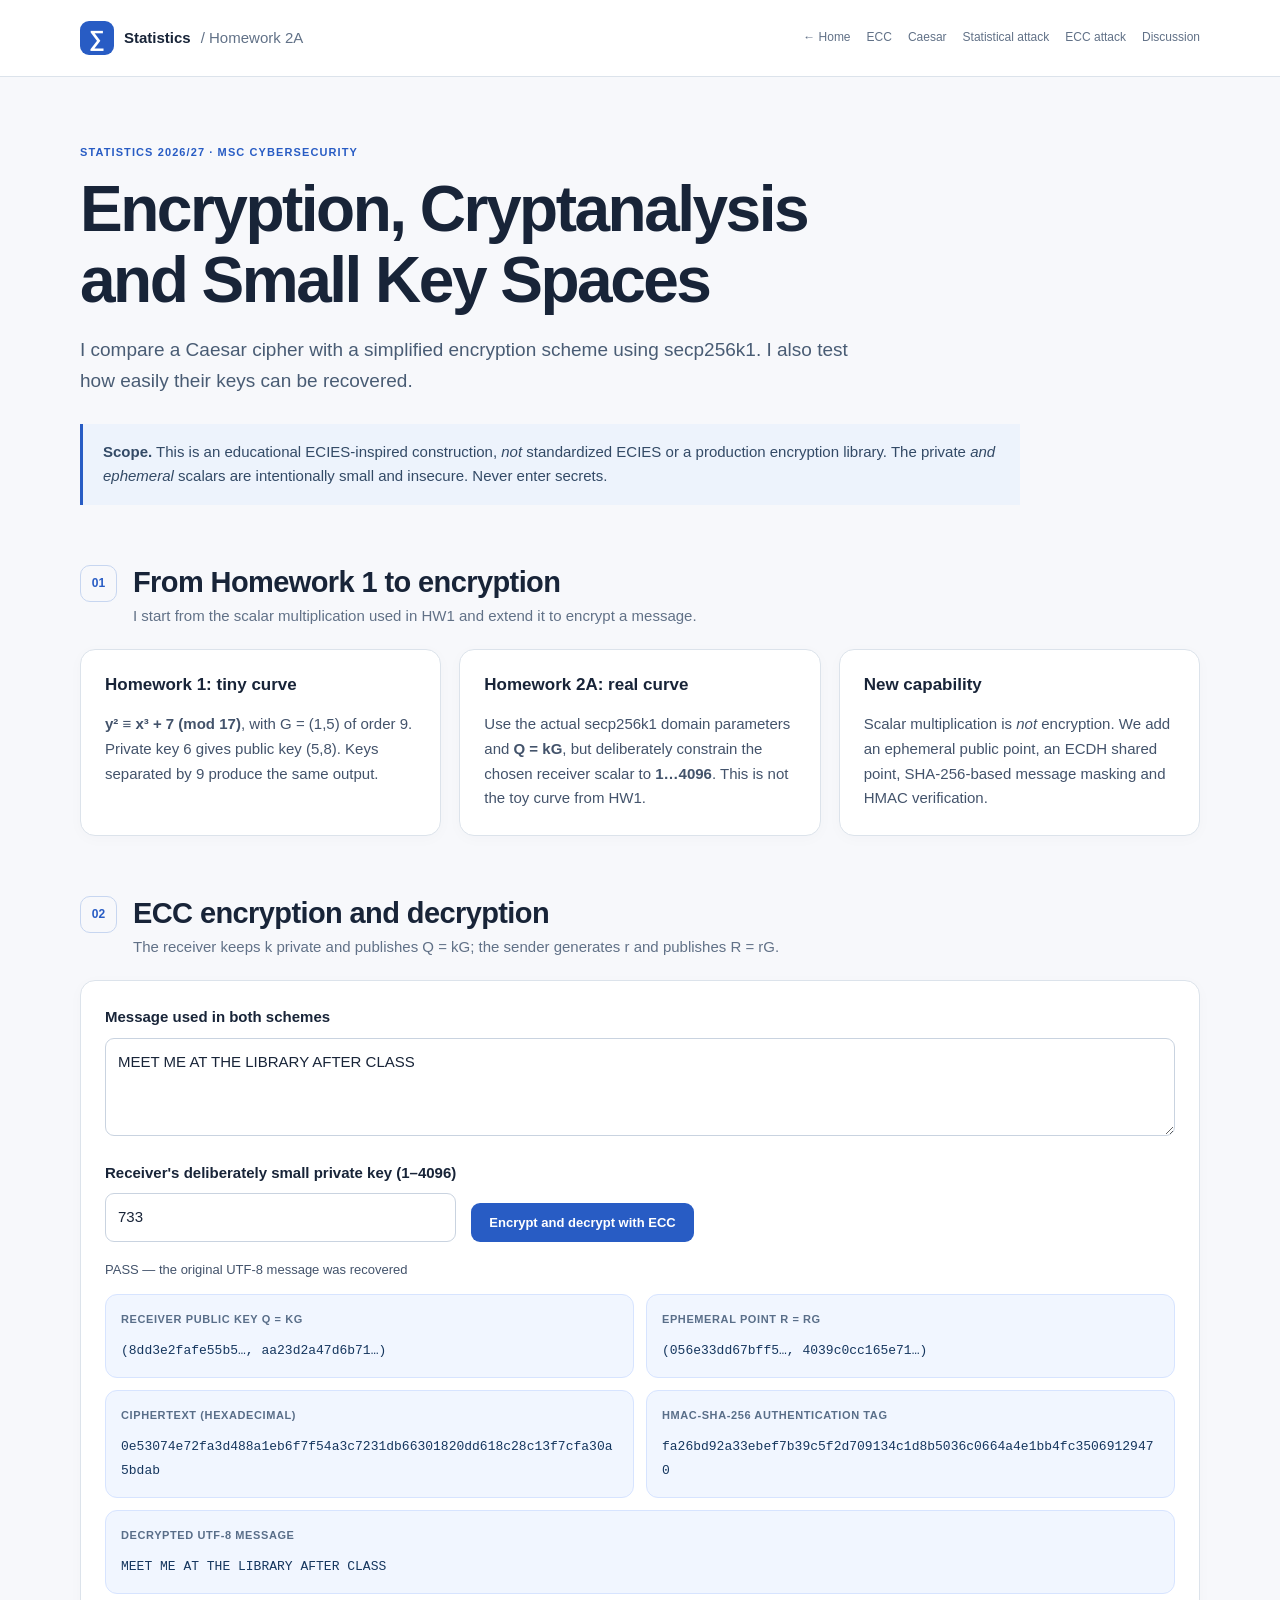
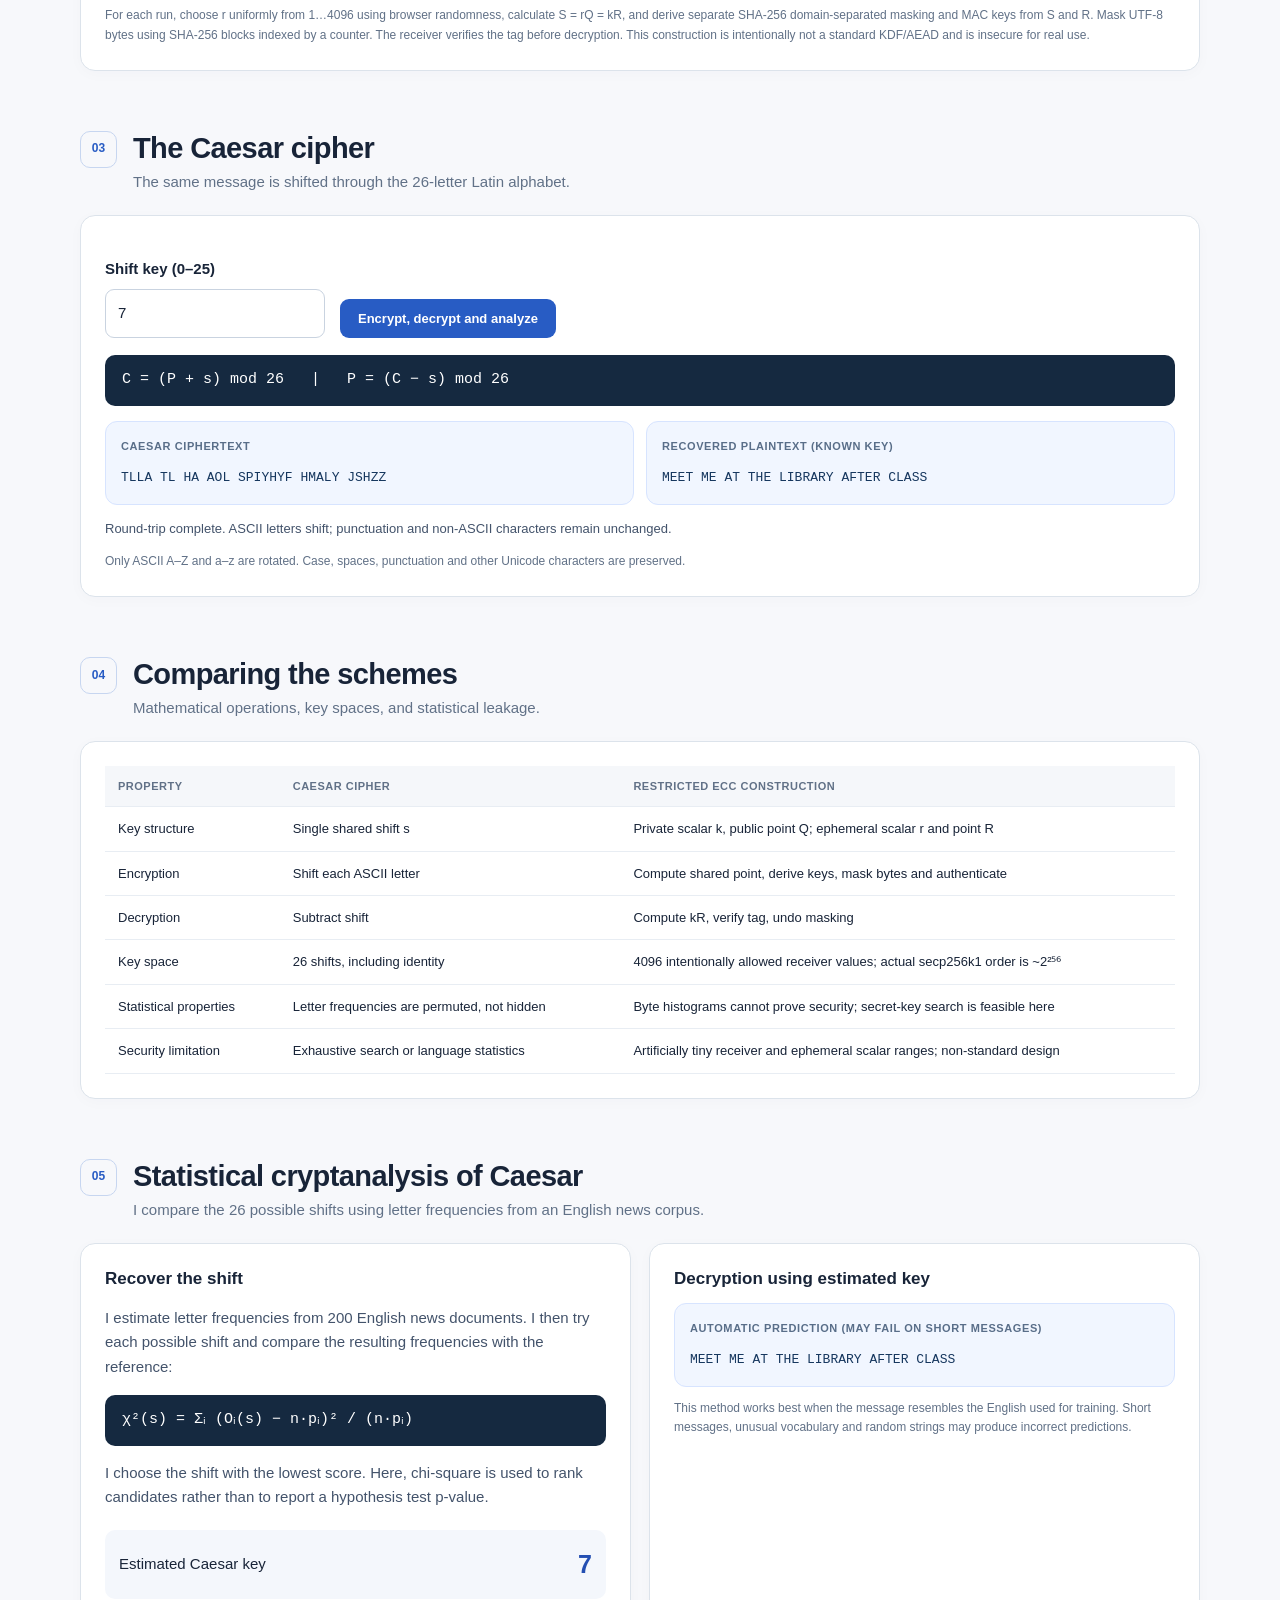
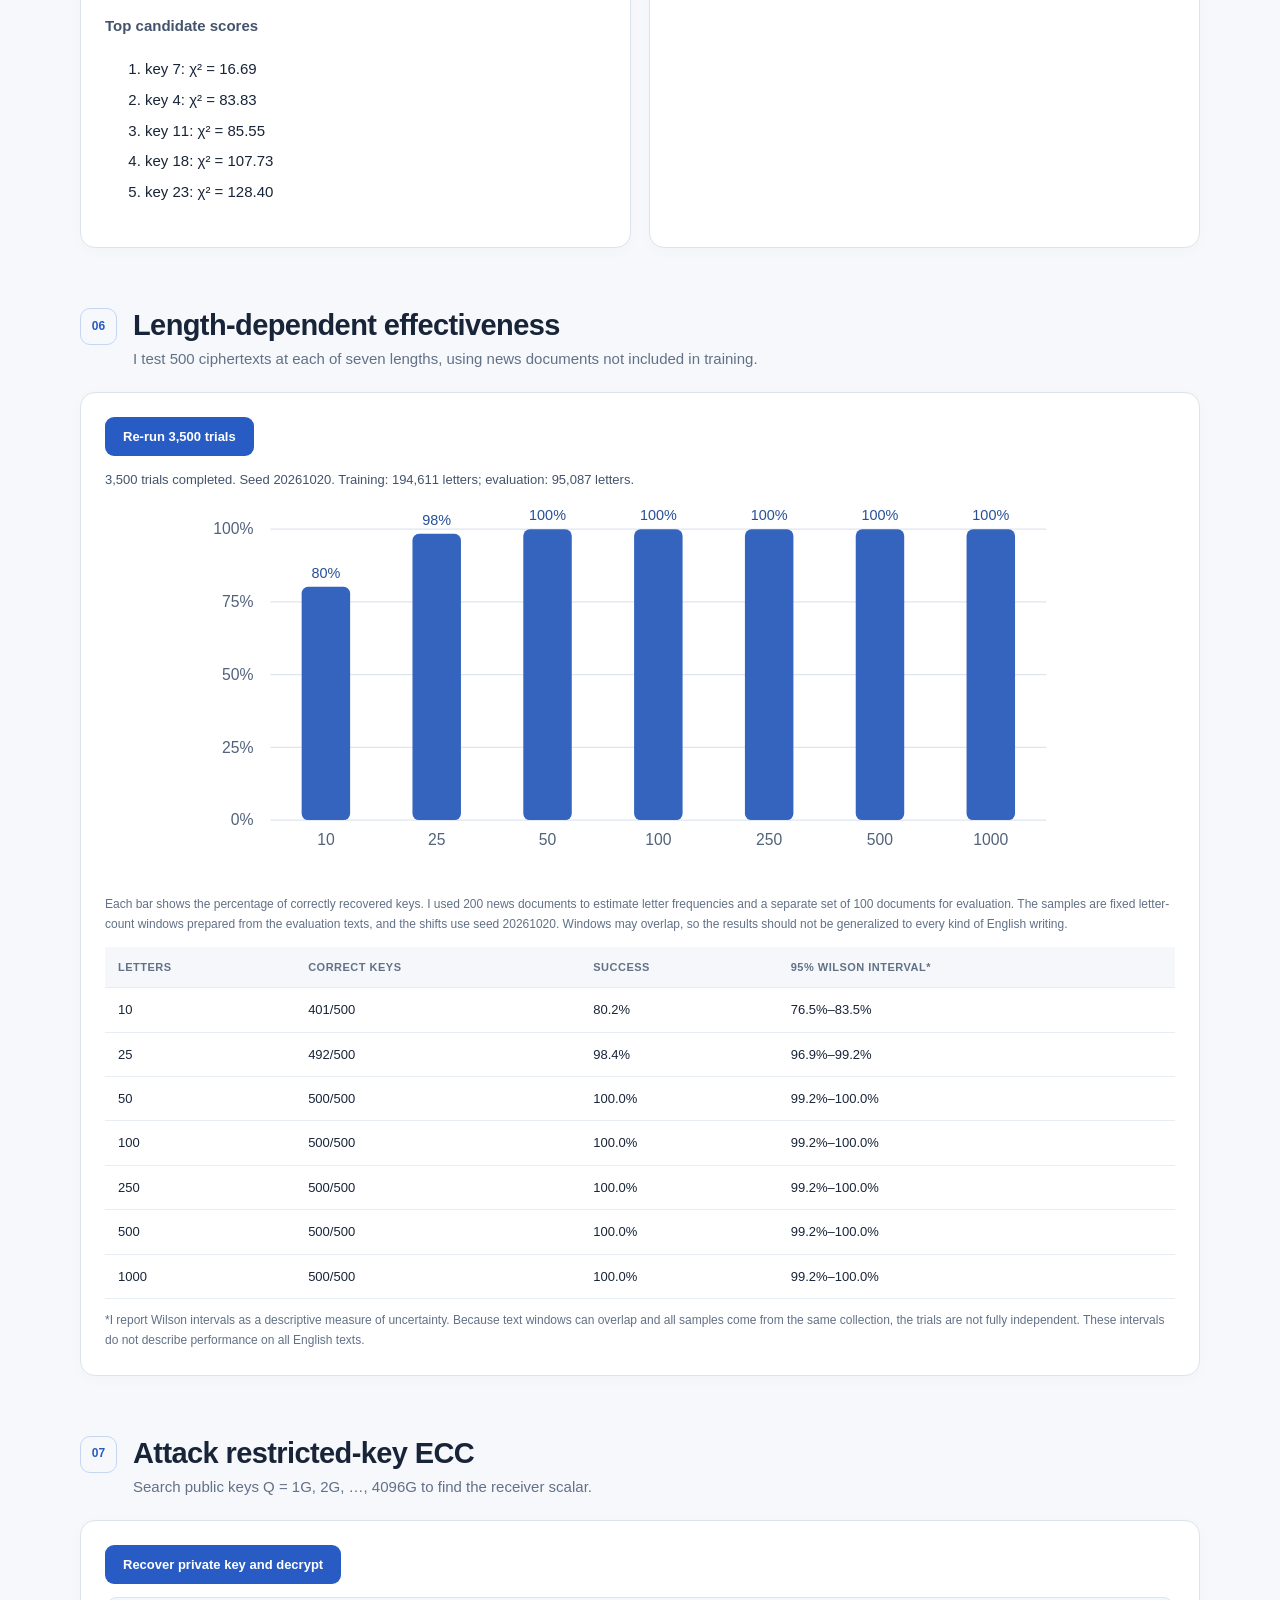
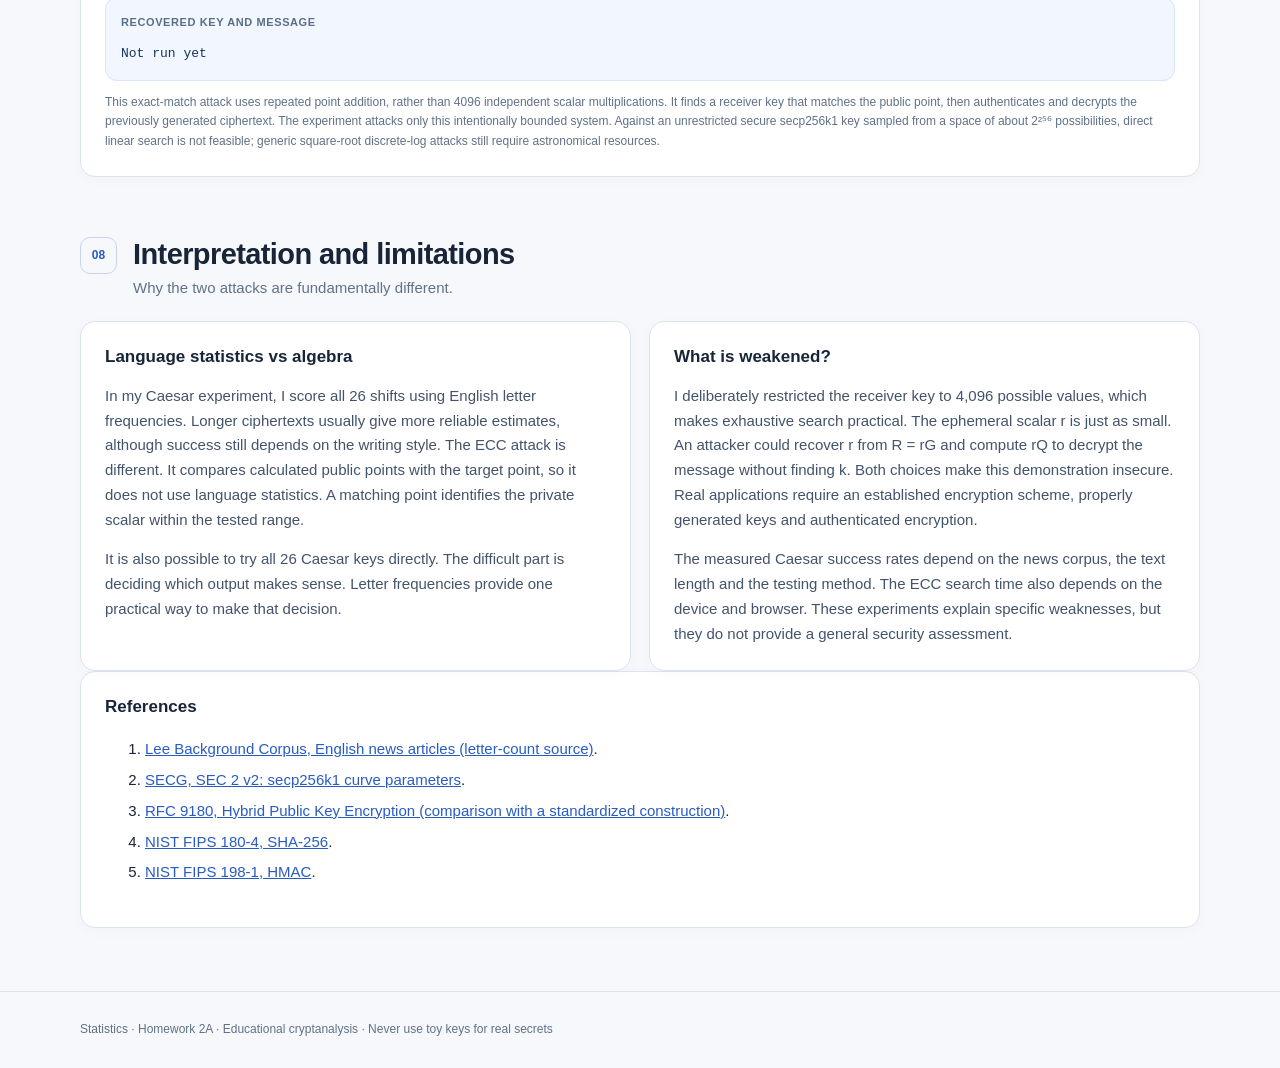
<file: homework-2a/index.html>
<!doctype html><html lang="en"><head><meta charset="utf-8"><meta name="viewport" content="width=device-width,initial-scale=1"><meta name="description" content="Interactive comparison of Caesar cipher and restricted-key secp256k1 cryptography with statistical cryptanalysis."><title>Homework 2A | Encryption and Cryptanalysis</title><link rel="stylesheet" href="style.css"><script src="corpus-data.js" defer></script><script src="script.js" defer></script></head><body>
<header class="site-header"><div class="wrap header-row"><a class="brand" href="#top"><span class="brand-symbol">∑</span> Statistics <span class="muted">/ Homework 2A</span></a><nav><a href="../">← Home</a><a href="#ecc">ECC</a><a href="#caesar">Caesar</a><a href="#statistics">Statistical attack</a><a href="#attack">ECC attack</a><a href="#discussion">Discussion</a></nav></div></header>
<main id="top" class="wrap"><section class="hero"><div class="eyebrow">STATISTICS 2026/27 · MSC CYBERSECURITY</div><h1>Encryption, Cryptanalysis<br>and Small Key Spaces</h1><p class="lead">I compare a Caesar cipher with a simplified encryption scheme using secp256k1. I also test how easily their keys can be recovered.</p><div class="notice"><strong>Scope.</strong> This is an educational ECIES-inspired construction, <em>not</em> standardized ECIES or a production encryption library. The private <em>and ephemeral</em> scalars are intentionally small and insecure. Never enter secrets.</div></section>
<section id="foundations" class="section"><div class="section-title"><span class="number">01</span><div><h2>From Homework 1 to encryption</h2><p>I start from the scalar multiplication used in HW1 and extend it to encrypt a message.</p></div></div><div class="three"><article class="panel"><h3>Homework 1: tiny curve</h3><p><strong>y² ≡ x³ + 7 (mod 17)</strong>, with G = (1,5) of order 9. Private key 6 gives public key (5,8). Keys separated by 9 produce the same output.</p></article><article class="panel"><h3>Homework 2A: real curve</h3><p>Use the actual secp256k1 domain parameters and <strong>Q = kG</strong>, but deliberately constrain the chosen receiver scalar to <strong>1…4096</strong>. This is not the toy curve from HW1.</p></article><article class="panel"><h3>New capability</h3><p>Scalar multiplication is <em>not</em> encryption. We add an ephemeral public point, an ECDH shared point, SHA-256-based message masking and HMAC verification.</p></article></div></section>
<section id="ecc" class="section"><div class="section-title"><span class="number">02</span><div><h2>ECC encryption and decryption</h2><p>The receiver keeps k private and publishes Q = kG; the sender generates r and publishes R = rG.</p></div></div><div class="panel"><label for="message">Message used in both schemes</label><textarea id="message" rows="3">MEET ME AT THE LIBRARY AFTER CLASS</textarea><div class="inputs"><div><label for="eccKey">Receiver's deliberately small private key (1–4096)</label><input id="eccKey" type="number" min="1" max="4096" value="733"></div><div class="action"><button id="eccRun" class="primary">Encrypt and decrypt with ECC</button></div></div><p id="eccStatus" class="status" role="status"></p><div class="result-grid"><div class="result"><small>Receiver public key Q = kG</small><code id="eccPublic">—</code></div><div class="result"><small>Ephemeral point R = rG</small><code id="eccEphemeral">—</code></div><div class="result"><small>Ciphertext (hexadecimal)</small><code id="eccCipher">—</code></div><div class="result"><small>HMAC-SHA-256 authentication tag</small><code id="eccTag">—</code></div><div class="result wide"><small>Decrypted UTF-8 message</small><code id="eccPlain">—</code></div></div><p class="note">For each run, choose r uniformly from 1…4096 using browser randomness, calculate S = rQ = kR, and derive separate SHA-256 domain-separated masking and MAC keys from S and R. Mask UTF-8 bytes using SHA-256 blocks indexed by a counter. The receiver verifies the tag before decryption. This construction is intentionally not a standard KDF/AEAD and is insecure for real use.</p></div></section>
<section id="caesar" class="section"><div class="section-title"><span class="number">03</span><div><h2>The Caesar cipher</h2><p>The same message is shifted through the 26-letter Latin alphabet.</p></div></div><div class="panel"><div class="inputs"><div><label for="caesarKey">Shift key (0–25)</label><input id="caesarKey" type="number" min="0" max="25" value="7"></div><div class="action"><button id="caesarRun" class="primary">Encrypt, decrypt and analyze</button></div></div><p class="equation">C = (P + s) mod 26 &nbsp; | &nbsp; P = (C − s) mod 26</p><div class="result-grid"><div class="result"><small>Caesar ciphertext</small><code id="caesarCipher">—</code></div><div class="result"><small>Recovered plaintext (known key)</small><code id="caesarPlain">—</code></div></div><p id="caesarStatus" class="status" role="status"></p><p class="note">Only ASCII A–Z and a–z are rotated. Case, spaces, punctuation and other Unicode characters are preserved.</p></div></section>
<section id="comparison" class="section"><div class="section-title"><span class="number">04</span><div><h2>Comparing the schemes</h2><p>Mathematical operations, key spaces, and statistical leakage.</p></div></div><div class="panel overflow"><table><thead><tr><th>Property</th><th>Caesar cipher</th><th>Restricted ECC construction</th></tr></thead><tbody><tr><td>Key structure</td><td>Single shared shift s</td><td>Private scalar k, public point Q; ephemeral scalar r and point R</td></tr><tr><td>Encryption</td><td>Shift each ASCII letter</td><td>Compute shared point, derive keys, mask bytes and authenticate</td></tr><tr><td>Decryption</td><td>Subtract shift</td><td>Compute kR, verify tag, undo masking</td></tr><tr><td>Key space</td><td>26 shifts, including identity</td><td>4096 intentionally allowed receiver values; actual secp256k1 order is ~2²⁵⁶</td></tr><tr><td>Statistical properties</td><td>Letter frequencies are permuted, not hidden</td><td>Byte histograms cannot prove security; secret-key search is feasible here</td></tr><tr><td>Security limitation</td><td>Exhaustive search or language statistics</td><td>Artificially tiny receiver and ephemeral scalar ranges; non-standard design</td></tr></tbody></table></div></section>
<section id="statistics" class="section"><div class="section-title"><span class="number">05</span><div><h2>Statistical cryptanalysis of Caesar</h2><p>I compare the 26 possible shifts using letter frequencies from an English news corpus.</p></div></div><div class="two"><div class="panel"><h3>Recover the shift</h3><p>I estimate letter frequencies from 200 English news documents. I then try each possible shift and compare the resulting frequencies with the reference:</p><p class="equation">χ²(s) = Σᵢ (Oᵢ(s) − n·pᵢ)² / (n·pᵢ)</p><p>I choose the shift with the lowest score. Here, chi-square is used to rank candidates rather than to report a hypothesis test p-value.</p><div class="metric"><span>Estimated Caesar key</span><strong id="recoveredKey">—</strong></div><p><strong>Top candidate scores</strong></p><ol id="keyRanking"></ol></div><div class="panel"><h3>Decryption using estimated key</h3><div class="result"><small>Automatic prediction (may fail on short messages)</small><code id="crackText">—</code></div><p class="note">This method works best when the message resembles the English used for training. Short messages, unusual vocabulary and random strings may produce incorrect predictions.</p></div></div></section>
<section id="evaluation" class="section"><div class="section-title"><span class="number">06</span><div><h2>Length-dependent effectiveness</h2><p>I test 500 ciphertexts at each of seven lengths, using news documents not included in training.</p></div></div><div class="panel"><button id="runExperiment" class="primary">Re-run 3,500 trials</button><p id="experimentStatus" class="status" role="status"></p><svg id="successChart" role="img" aria-label="Bar chart of Caesar key recovery success by ciphertext length"></svg><p class="note">Each bar shows the percentage of correctly recovered keys. I used 200 news documents to estimate letter frequencies and a separate set of 100 documents for evaluation. The samples are fixed letter-count windows prepared from the evaluation texts, and the shifts use seed 20261020. Windows may overlap, so the results should not be generalized to every kind of English writing.</p><div class="overflow"><table><thead><tr><th>Letters</th><th>Correct keys</th><th>Success</th><th>95% Wilson interval*</th></tr></thead><tbody id="experimentBody"></tbody></table></div><p class="note">*I report Wilson intervals as a descriptive measure of uncertainty. Because text windows can overlap and all samples come from the same collection, the trials are not fully independent. These intervals do not describe performance on all English texts.</p></div></section>
<section id="attack" class="section"><div class="section-title"><span class="number">07</span><div><h2>Attack restricted-key ECC</h2><p>Search public keys Q = 1G, 2G, …, 4096G to find the receiver scalar.</p></div></div><div class="panel"><button id="runAttack" class="primary">Recover private key and decrypt</button><p id="attackStatus" class="status" role="status"></p><div class="result"><small>Recovered key and message</small><code id="attackResult">Run an ECC encryption first.</code></div><p class="note">This exact-match attack uses repeated point addition, rather than 4096 independent scalar multiplications. It finds a receiver key that matches the public point, then authenticates and decrypts the previously generated ciphertext. The experiment attacks only this intentionally bounded system. Against an unrestricted secure secp256k1 key sampled from a space of about 2²⁵⁶ possibilities, direct linear search is not feasible; generic square-root discrete-log attacks still require astronomical resources.</p></div></section>
<section id="discussion" class="section"><div class="section-title"><span class="number">08</span><div><h2>Interpretation and limitations</h2><p>Why the two attacks are fundamentally different.</p></div></div><div class="two"><article class="panel"><h3>Language statistics vs algebra</h3><p>In my Caesar experiment, I score all 26 shifts using English letter frequencies. Longer ciphertexts usually give more reliable estimates, although success still depends on the writing style. The ECC attack is different. It compares calculated public points with the target point, so it does not use language statistics. A matching point identifies the private scalar within the tested range.</p><p>It is also possible to try all 26 Caesar keys directly. The difficult part is deciding which output makes sense. Letter frequencies provide one practical way to make that decision.</p></article><article class="panel"><h3>What is weakened?</h3><p>I deliberately restricted the receiver key to 4,096 possible values, which makes exhaustive search practical. The ephemeral scalar r is just as small. An attacker could recover r from R = rG and compute rQ to decrypt the message without finding k. Both choices make this demonstration insecure. Real applications require an established encryption scheme, properly generated keys and authenticated encryption.</p><p>The measured Caesar success rates depend on the news corpus, the text length and the testing method. The ECC search time also depends on the device and browser. These experiments explain specific weaknesses, but they do not provide a general security assessment.</p></article></div><div class="panel"><h3>References</h3><ol><li><a href="https://github.com/piskvorky/gensim/blob/develop/gensim/test/test_data/lee_background.cor" target="_blank" rel="noopener noreferrer">Lee Background Corpus, English news articles (letter-count source)</a>.</li><li><a href="https://www.secg.org/sec2-v2.pdf" target="_blank" rel="noopener noreferrer">SECG, SEC 2 v2: secp256k1 curve parameters</a>.</li><li><a href="https://www.rfc-editor.org/rfc/rfc9180.html" target="_blank" rel="noopener noreferrer">RFC 9180, Hybrid Public Key Encryption (comparison with a standardized construction)</a>.</li><li><a href="https://csrc.nist.gov/pubs/fips/180-4/upd1/final" target="_blank" rel="noopener noreferrer">NIST FIPS 180-4, SHA-256</a>.</li><li><a href="https://csrc.nist.gov/pubs/fips/198-1/final" target="_blank" rel="noopener noreferrer">NIST FIPS 198-1, HMAC</a>.</li></ol></div></section>
</main><footer class="footer"><div class="wrap">Statistics · Homework 2A · Educational cryptanalysis · Never use toy keys for real secrets</div></footer></body></html>
</file>
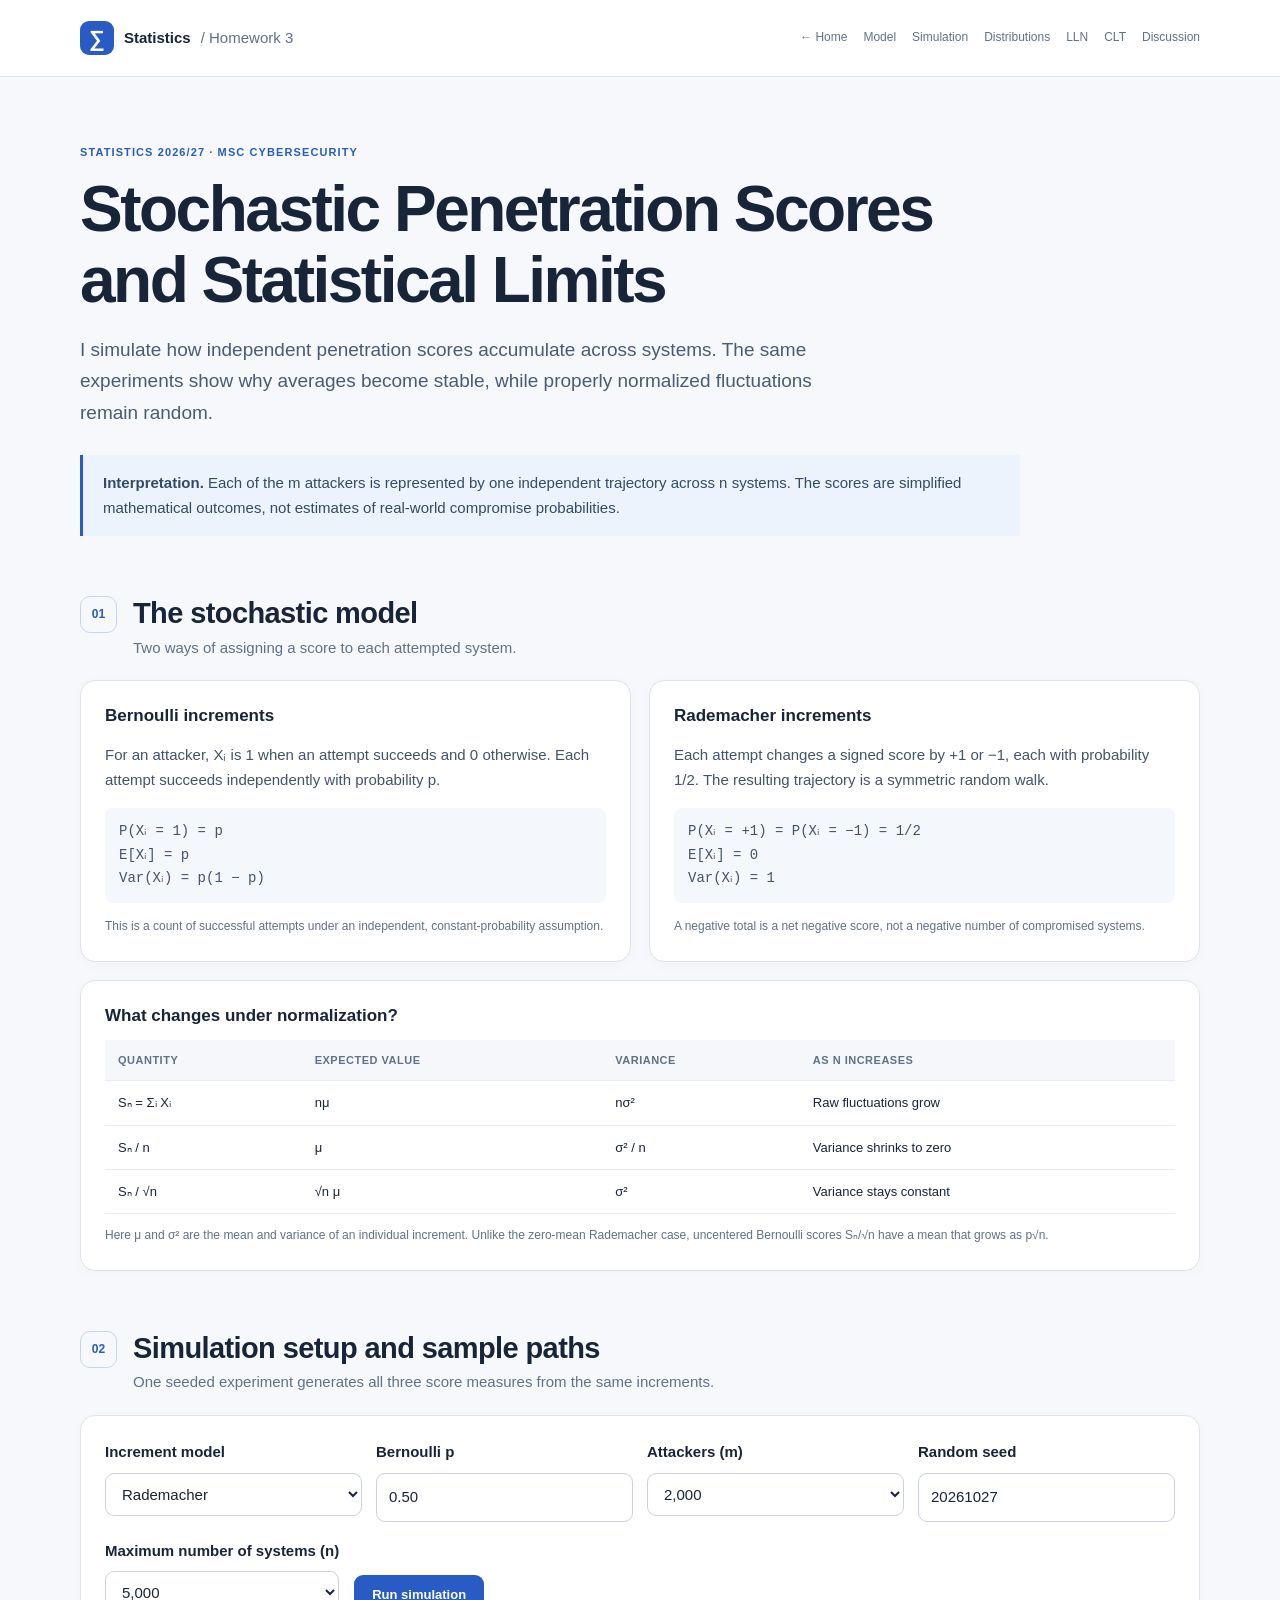
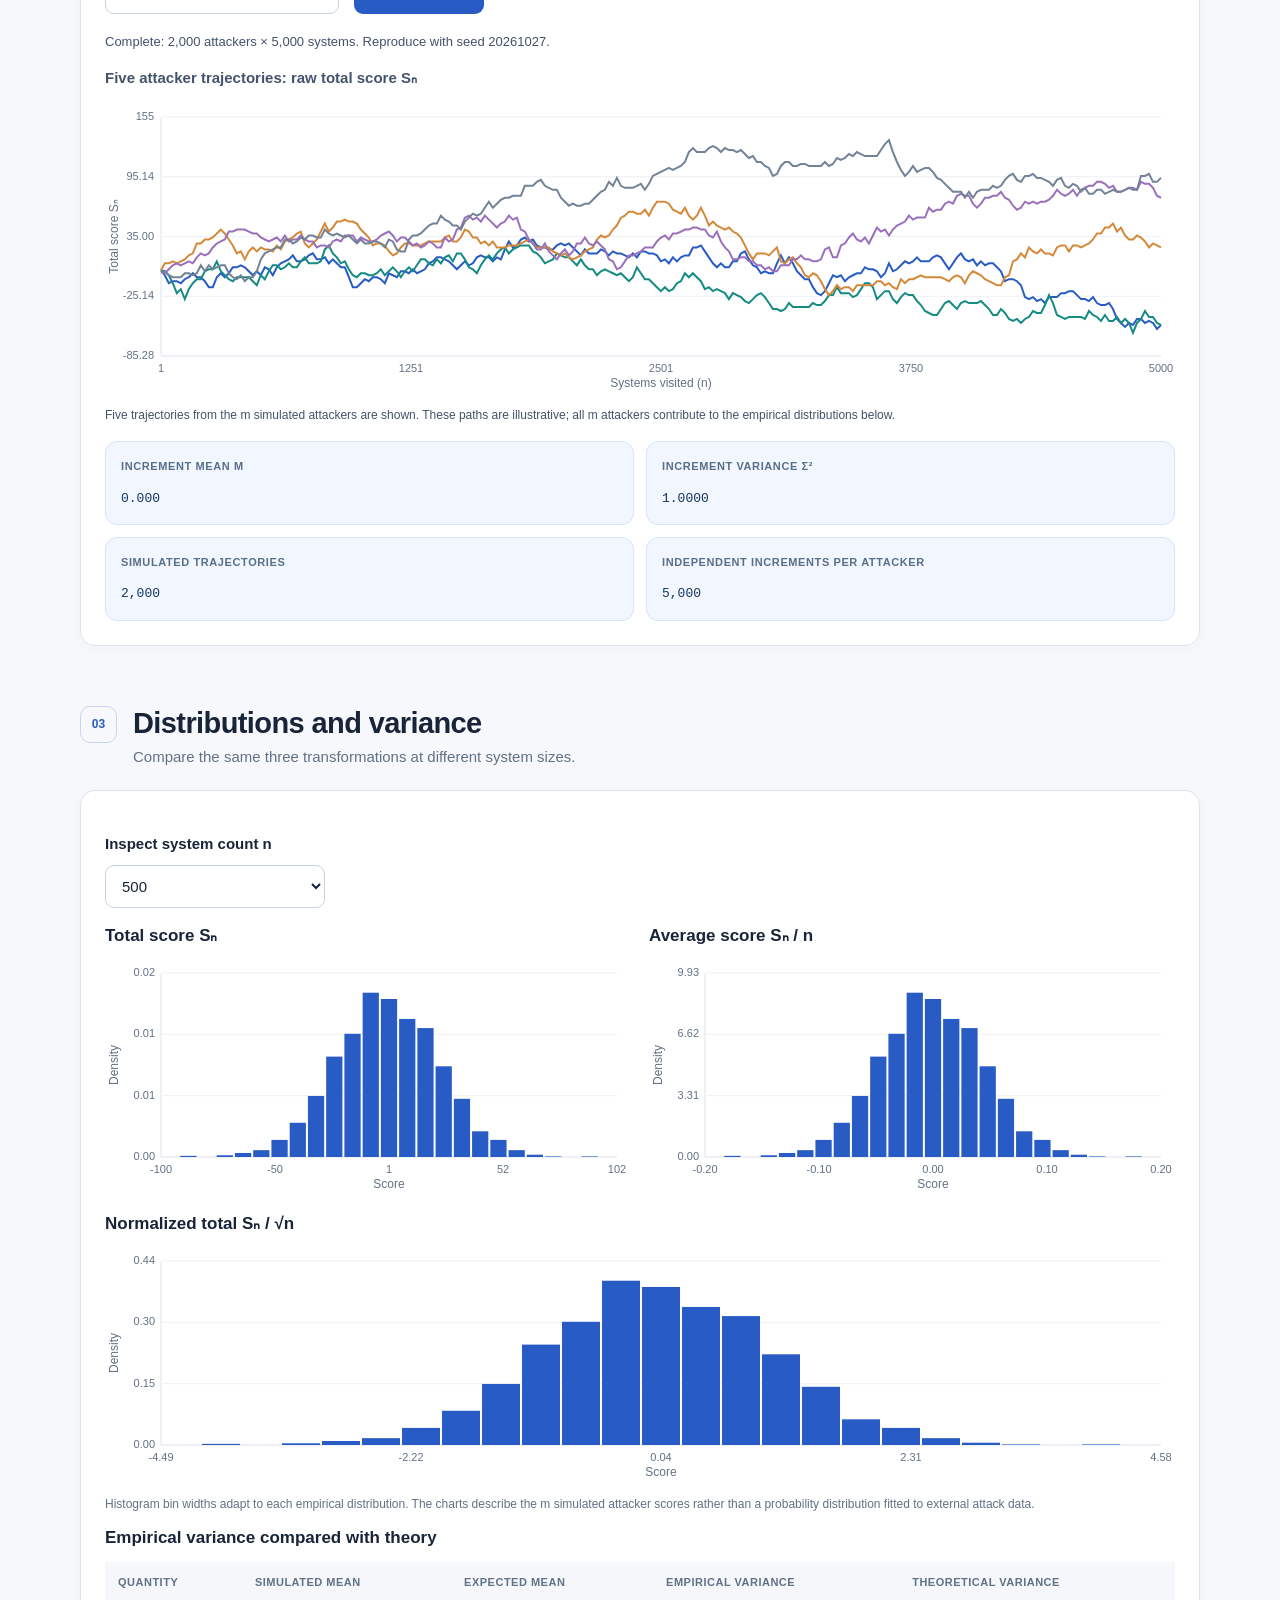
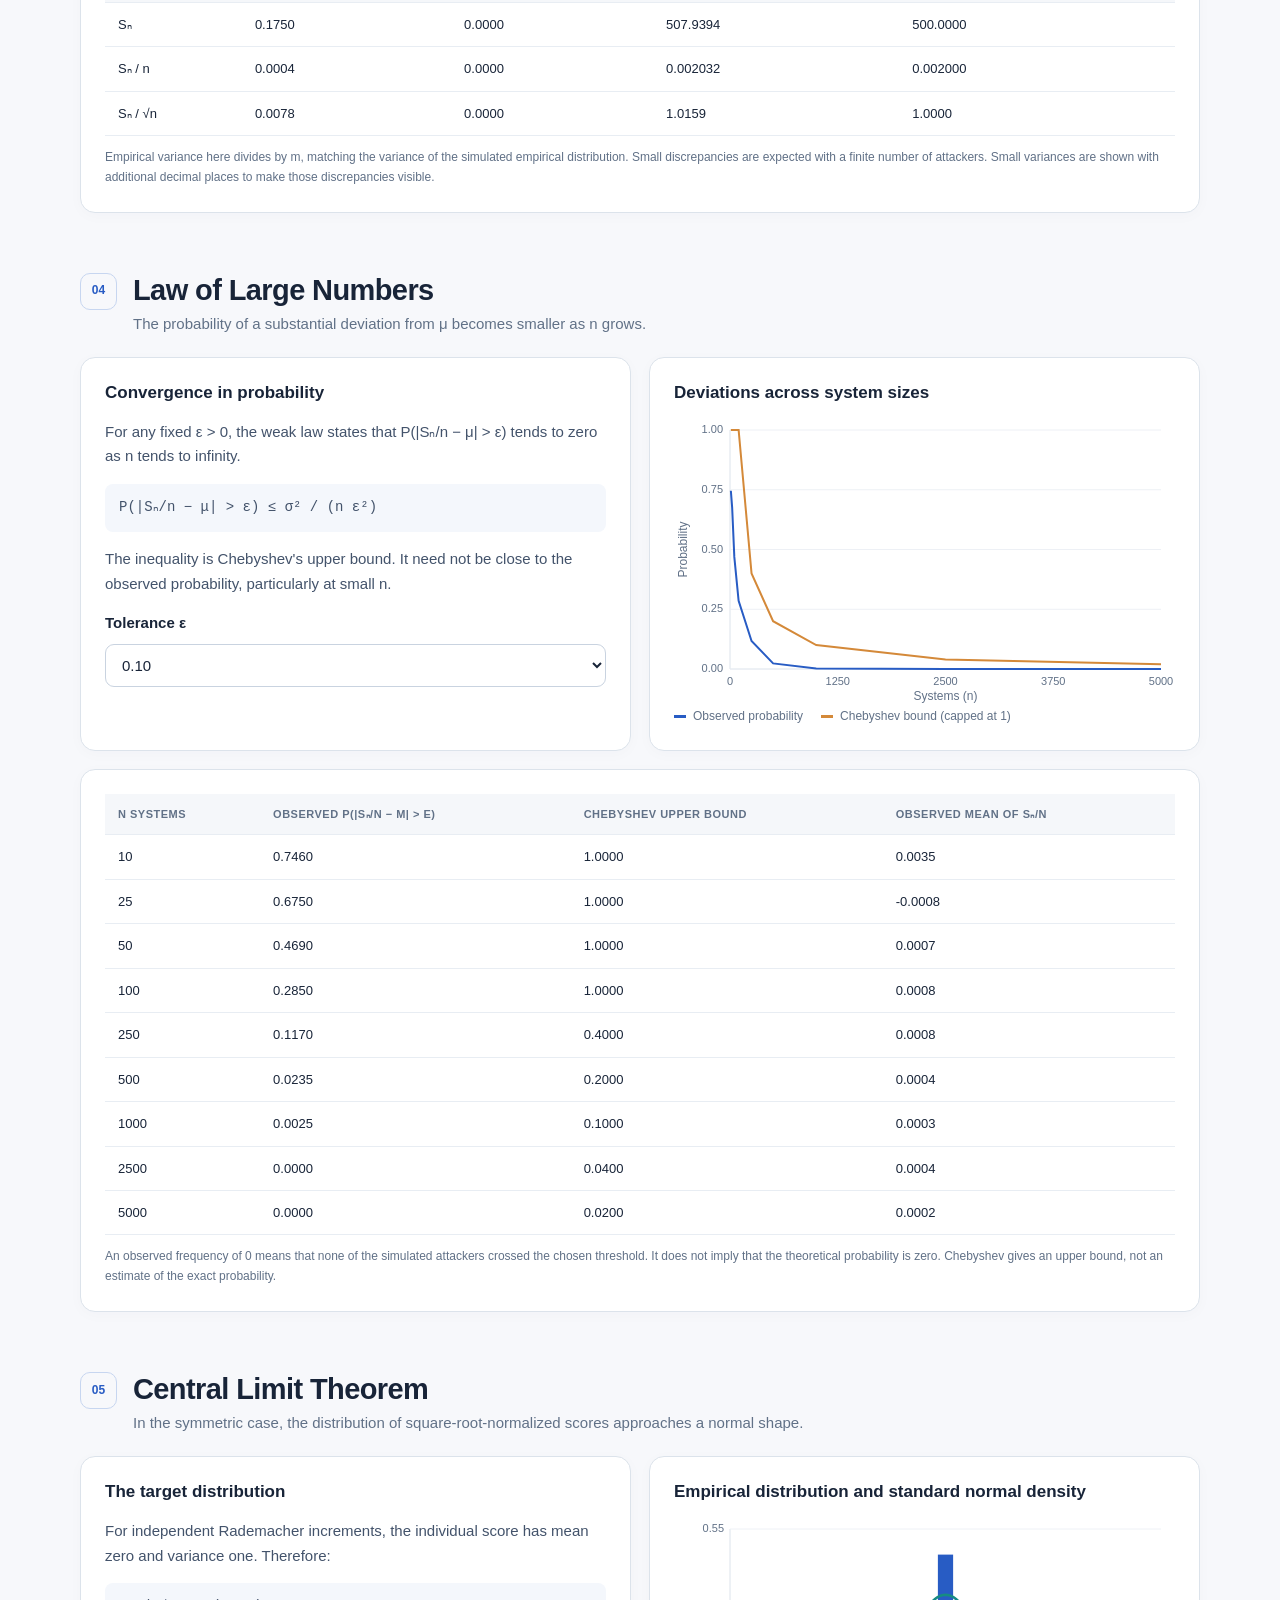
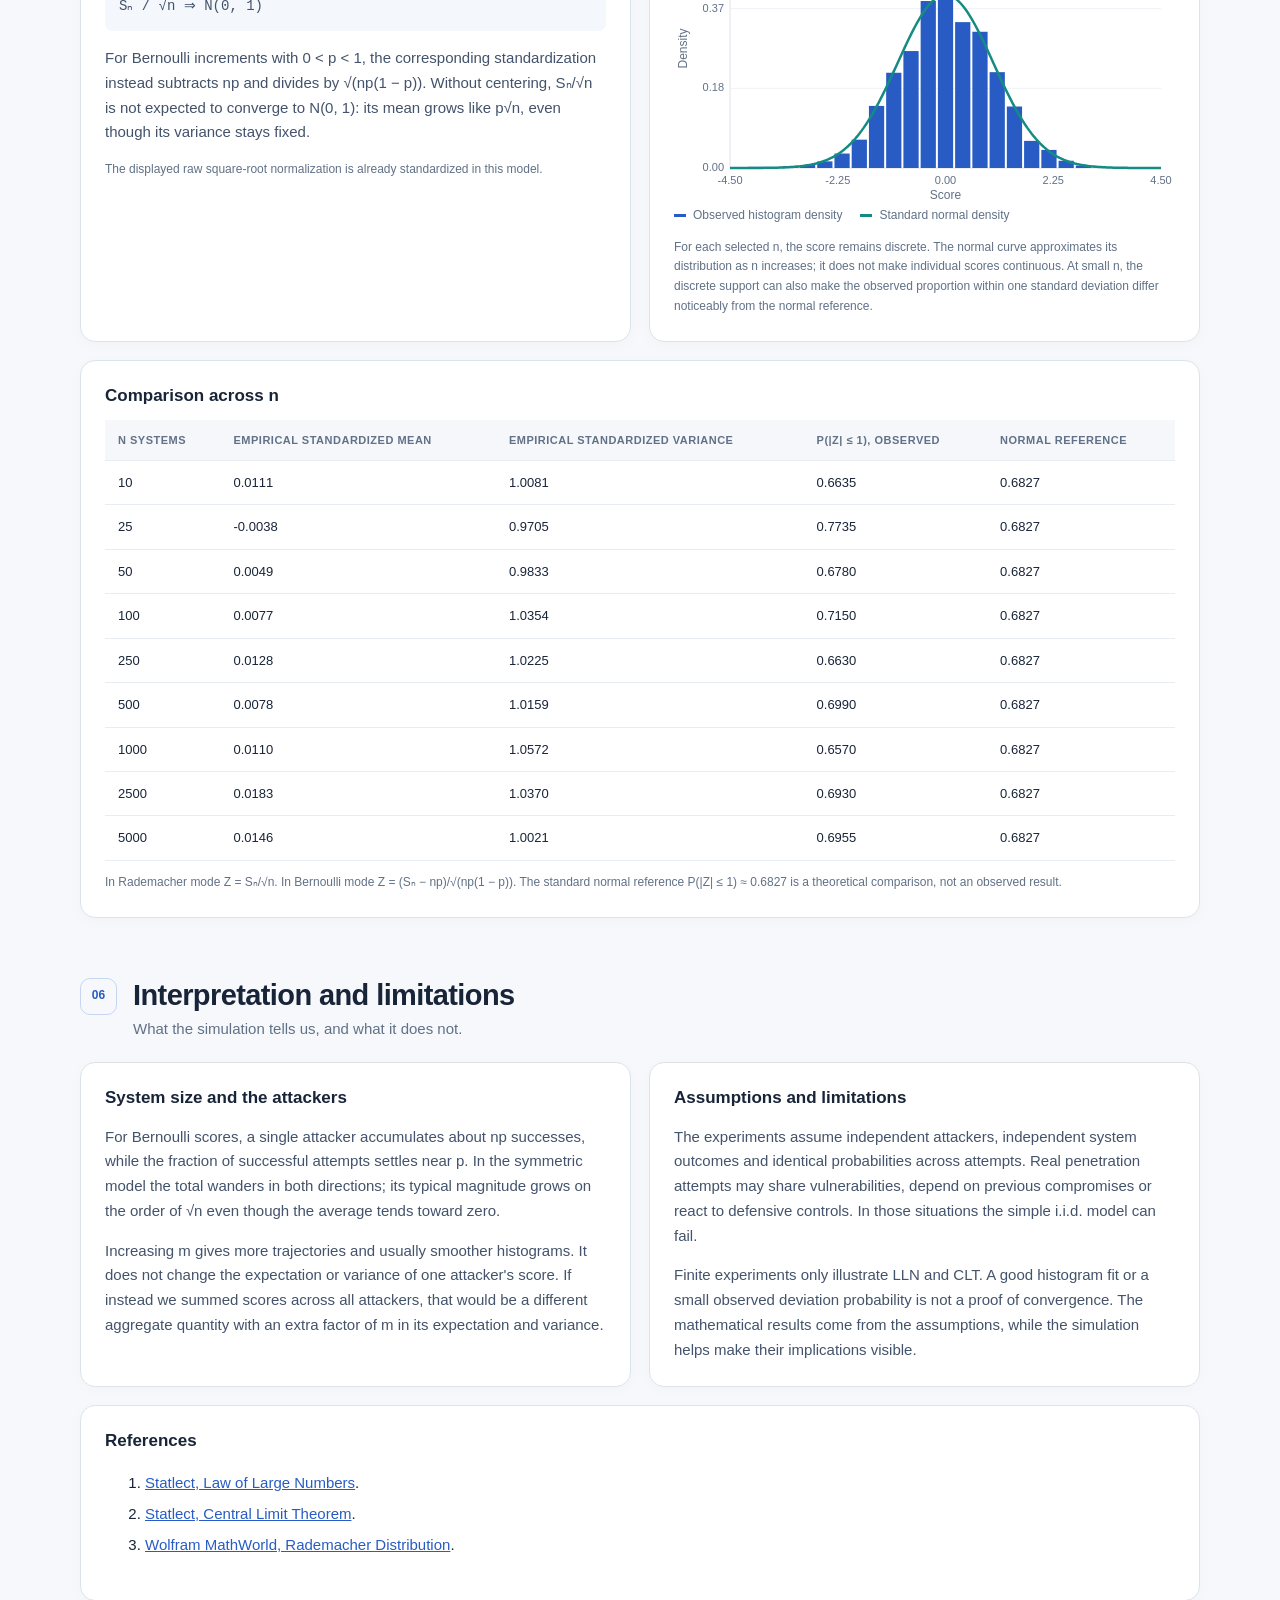
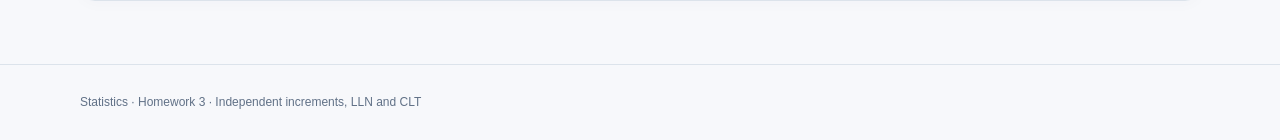
<file: homework-3/index.html>
<!doctype html>
<html lang="en"><head><meta charset="utf-8"><meta name="viewport" content="width=device-width,initial-scale=1"><meta name="description" content="Interactive simulation of Bernoulli and Rademacher penetration scores, the law of large numbers and the central limit theorem."><title>Homework 3 | Stochastic Penetration Scores</title><link rel="stylesheet" href="style.css"><script src="script.js" defer></script></head><body>
<header class="site-header"><div class="wrap header-row"><a class="brand" href="#top"><span class="brand-symbol">∑</span> Statistics <span class="muted">/ Homework 3</span></a><nav><a href="../">← Home</a><a href="#model">Model</a><a href="#simulation">Simulation</a><a href="#distributions">Distributions</a><a href="#lln">LLN</a><a href="#clt">CLT</a><a href="#discussion">Discussion</a></nav></div></header>
<main class="wrap" id="top"><section class="hero"><div class="eyebrow">STATISTICS 2026/27 · MSC CYBERSECURITY</div><h1>Stochastic Penetration Scores<br>and Statistical Limits</h1><p class="lead">I simulate how independent penetration scores accumulate across systems. The same experiments show why averages become stable, while properly normalized fluctuations remain random.</p><div class="notice"><strong>Interpretation.</strong> Each of the m attackers is represented by one independent trajectory across n systems. The scores are simplified mathematical outcomes, not estimates of real-world compromise probabilities.</div></section>
<section class="section" id="model"><div class="section-title"><span class="number">01</span><div><h2>The stochastic model</h2><p>Two ways of assigning a score to each attempted system.</p></div></div><div class="two"><article class="panel"><h3>Bernoulli increments</h3><p>For an attacker, Xᵢ is 1 when an attempt succeeds and 0 otherwise. Each attempt succeeds independently with probability p.</p><p class="formula">P(Xᵢ = 1) = p<br>E[Xᵢ] = p<br>Var(Xᵢ) = p(1 − p)</p><p class="note">This is a count of successful attempts under an independent, constant-probability assumption.</p></article><article class="panel"><h3>Rademacher increments</h3><p>Each attempt changes a signed score by +1 or −1, each with probability 1/2. The resulting trajectory is a symmetric random walk.</p><p class="formula">P(Xᵢ = +1) = P(Xᵢ = −1) = 1/2<br>E[Xᵢ] = 0<br>Var(Xᵢ) = 1</p><p class="note">A negative total is a net negative score, not a negative number of compromised systems.</p></article></div><div class="panel" style="margin-top:18px"><h3>What changes under normalization?</h3><div class="overflow"><table><thead><tr><th>Quantity</th><th>Expected value</th><th>Variance</th><th>As n increases</th></tr></thead><tbody><tr><td>Sₙ = Σᵢ Xᵢ</td><td>nμ</td><td>nσ²</td><td>Raw fluctuations grow</td></tr><tr><td>Sₙ / n</td><td>μ</td><td>σ² / n</td><td>Variance shrinks to zero</td></tr><tr><td>Sₙ / √n</td><td>√n μ</td><td>σ²</td><td>Variance stays constant</td></tr></tbody></table></div><p class="note">Here μ and σ² are the mean and variance of an individual increment. Unlike the zero-mean Rademacher case, uncentered Bernoulli scores Sₙ/√n have a mean that grows as p√n.</p></div></section>
<section class="section" id="simulation"><div class="section-title"><span class="number">02</span><div><h2>Simulation setup and sample paths</h2><p>One seeded experiment generates all three score measures from the same increments.</p></div></div><div class="panel"><div class="control-grid"><div><label for="modelInput">Increment model</label><select id="modelInput"><option value="rademacher">Rademacher</option><option value="bernoulli">Bernoulli</option></select></div><div><label for="pInput">Bernoulli p</label><input id="pInput" type="number" min="0.05" max="0.95" step="0.05" value="0.50"></div><div><label for="mInput">Attackers (m)</label><select id="mInput"><option value="100">100</option><option value="500">500</option><option value="2000" selected>2,000</option></select></div><div><label for="seedInput">Random seed</label><input id="seedInput" type="number" min="0" max="4294967295" step="1" value="20261027"></div></div><div class="inputs"><div><label for="nInput">Maximum number of systems (n)</label><select id="nInput"><option value="1000">1,000</option><option value="5000" selected>5,000</option></select></div><div class="action"><button class="primary" id="runButton">Run simulation</button></div></div><p id="runStatus" class="status" aria-live="polite"></p><p class="chart-title">Five attacker trajectories: raw total score Sₙ</p><canvas class="chart chart-large" id="pathsChart" role="img" aria-label="Five simulated cumulative score trajectories"></canvas><p class="chart-caption">Five trajectories from the m simulated attackers are shown. These paths are illustrative; all m attackers contribute to the empirical distributions below.</p><div class="result-grid" style="margin-top:16px"><div class="result"><small>Increment mean μ</small><code id="muResult">—</code></div><div class="result"><small>Increment variance σ²</small><code id="varResult">—</code></div><div class="result"><small>Simulated trajectories</small><code id="countResult">—</code></div><div class="result"><small>Independent increments per attacker</small><code id="stepsResult">—</code></div></div></div></section>
<section class="section" id="distributions"><div class="section-title"><span class="number">03</span><div><h2>Distributions and variance</h2><p>Compare the same three transformations at different system sizes.</p></div></div><div class="panel"><div class="inputs"><div><label for="snapshotInput">Inspect system count n</label><select id="snapshotInput"></select></div></div><div class="grid-two"><div class="chart-box"><h3>Total score Sₙ</h3><canvas class="chart" id="totalHist" role="img" aria-label="Histogram of the total score"></canvas></div><div class="chart-box"><h3>Average score Sₙ / n</h3><canvas class="chart" id="meanHist" role="img" aria-label="Histogram of the average score"></canvas></div></div><div class="chart-box" style="margin-top:18px"><h3>Normalized total Sₙ / √n</h3><canvas class="chart" id="scaledHist" role="img" aria-label="Histogram of the square-root-normalized score"></canvas></div><p class="note">Histogram bin widths adapt to each empirical distribution. The charts describe the m simulated attacker scores rather than a probability distribution fitted to external attack data.</p><h3>Empirical variance compared with theory</h3><div class="overflow"><table><thead><tr><th>Quantity</th><th>Simulated mean</th><th>Expected mean</th><th>Empirical variance</th><th>Theoretical variance</th></tr></thead><tbody id="varianceRows"></tbody></table></div><p class="note">Empirical variance here divides by m, matching the variance of the simulated empirical distribution. Small discrepancies are expected with a finite number of attackers. Small variances are shown with additional decimal places to make those discrepancies visible.</p></div></section>
<section class="section" id="lln"><div class="section-title"><span class="number">04</span><div><h2>Law of Large Numbers</h2><p>The probability of a substantial deviation from μ becomes smaller as n grows.</p></div></div><div class="two"><div class="panel"><h3>Convergence in probability</h3><p>For any fixed ε &gt; 0, the weak law states that P(|Sₙ/n − μ| &gt; ε) tends to zero as n tends to infinity.</p><p class="formula">P(|Sₙ/n − μ| &gt; ε) ≤ σ² / (n ε²)</p><p>The inequality is Chebyshev's upper bound. It need not be close to the observed probability, particularly at small n.</p><label for="epsilonInput">Tolerance ε</label><select id="epsilonInput"><option value="0.05">0.05</option><option value="0.10" selected>0.10</option><option value="0.20">0.20</option></select></div><div class="panel"><h3>Deviations across system sizes</h3><canvas class="chart chart-large" id="llnChart" role="img" aria-label="Observed deviation probabilities versus the Chebyshev bound"></canvas><div class="key"><span>Observed probability</span><span class="orange">Chebyshev bound (capped at 1)</span></div></div></div><div class="panel" style="margin-top:18px"><div class="overflow"><table><thead><tr><th>n systems</th><th>Observed P(|Sₙ/n − μ| &gt; ε)</th><th>Chebyshev upper bound</th><th>Observed mean of Sₙ/n</th></tr></thead><tbody id="llnRows"></tbody></table></div><p class="note">An observed frequency of 0 means that none of the simulated attackers crossed the chosen threshold. It does not imply that the theoretical probability is zero. Chebyshev gives an upper bound, not an estimate of the exact probability.</p></div></section>
<section class="section" id="clt"><div class="section-title"><span class="number">05</span><div><h2>Central Limit Theorem</h2><p>In the symmetric case, the distribution of square-root-normalized scores approaches a normal shape.</p></div></div><div class="two"><div class="panel"><h3>The target distribution</h3><p>For independent Rademacher increments, the individual score has mean zero and variance one. Therefore:</p><p class="formula">Sₙ / √n ⇒ N(0, 1)</p><p>For Bernoulli increments with 0 &lt; p &lt; 1, the corresponding standardization instead subtracts np and divides by √(np(1 − p)). Without centering, Sₙ/√n is not expected to converge to N(0, 1): its mean grows like p√n, even though its variance stays fixed.</p><p id="cltContext" class="note"></p></div><div class="panel"><h3>Empirical distribution and standard normal density</h3><canvas class="chart chart-large" id="cltChart" role="img" aria-label="Density histogram with the standard normal curve"></canvas><div class="key"><span>Observed histogram density</span><span class="teal">Standard normal density</span></div><p class="note">For each selected n, the score remains discrete. The normal curve approximates its distribution as n increases; it does not make individual scores continuous. At small n, the discrete support can also make the observed proportion within one standard deviation differ noticeably from the normal reference.</p></div></div><div class="panel" style="margin-top:18px"><h3>Comparison across n</h3><div class="overflow"><table><thead><tr><th>n systems</th><th>Empirical standardized mean</th><th>Empirical standardized variance</th><th>P(|Z| ≤ 1), observed</th><th>Normal reference</th></tr></thead><tbody id="cltRows"></tbody></table></div><p class="note">In Rademacher mode Z = Sₙ/√n. In Bernoulli mode Z = (Sₙ − np)/√(np(1 − p)). The standard normal reference P(|Z| ≤ 1) ≈ 0.6827 is a theoretical comparison, not an observed result.</p></div></section>
<section class="section" id="discussion"><div class="section-title"><span class="number">06</span><div><h2>Interpretation and limitations</h2><p>What the simulation tells us, and what it does not.</p></div></div><div class="two"><article class="panel"><h3>System size and the attackers</h3><p>For Bernoulli scores, a single attacker accumulates about np successes, while the fraction of successful attempts settles near p. In the symmetric model the total wanders in both directions; its typical magnitude grows on the order of √n even though the average tends toward zero.</p><p>Increasing m gives more trajectories and usually smoother histograms. It does not change the expectation or variance of one attacker's score. If instead we summed scores across all attackers, that would be a different aggregate quantity with an extra factor of m in its expectation and variance.</p></article><article class="panel"><h3>Assumptions and limitations</h3><p>The experiments assume independent attackers, independent system outcomes and identical probabilities across attempts. Real penetration attempts may share vulnerabilities, depend on previous compromises or react to defensive controls. In those situations the simple i.i.d. model can fail.</p><p>Finite experiments only illustrate LLN and CLT. A good histogram fit or a small observed deviation probability is not a proof of convergence. The mathematical results come from the assumptions, while the simulation helps make their implications visible.</p></article></div><div class="panel" style="margin-top:18px"><h3>References</h3><ol><li><a href="https://www.statlect.com/fundamentals-of-probability/law-of-large-numbers" target="_blank" rel="noopener noreferrer">Statlect, Law of Large Numbers</a>.</li><li><a href="https://www.statlect.com/fundamentals-of-probability/central-limit-theorem" target="_blank" rel="noopener noreferrer">Statlect, Central Limit Theorem</a>.</li><li><a href="https://mathworld.wolfram.com/RademacherDistribution.html" target="_blank" rel="noopener noreferrer">Wolfram MathWorld, Rademacher Distribution</a>.</li></ol></div></section></main><footer class="footer"><div class="wrap">Statistics · Homework 3 · Independent increments, LLN and CLT</div></footer></body></html>
</file>
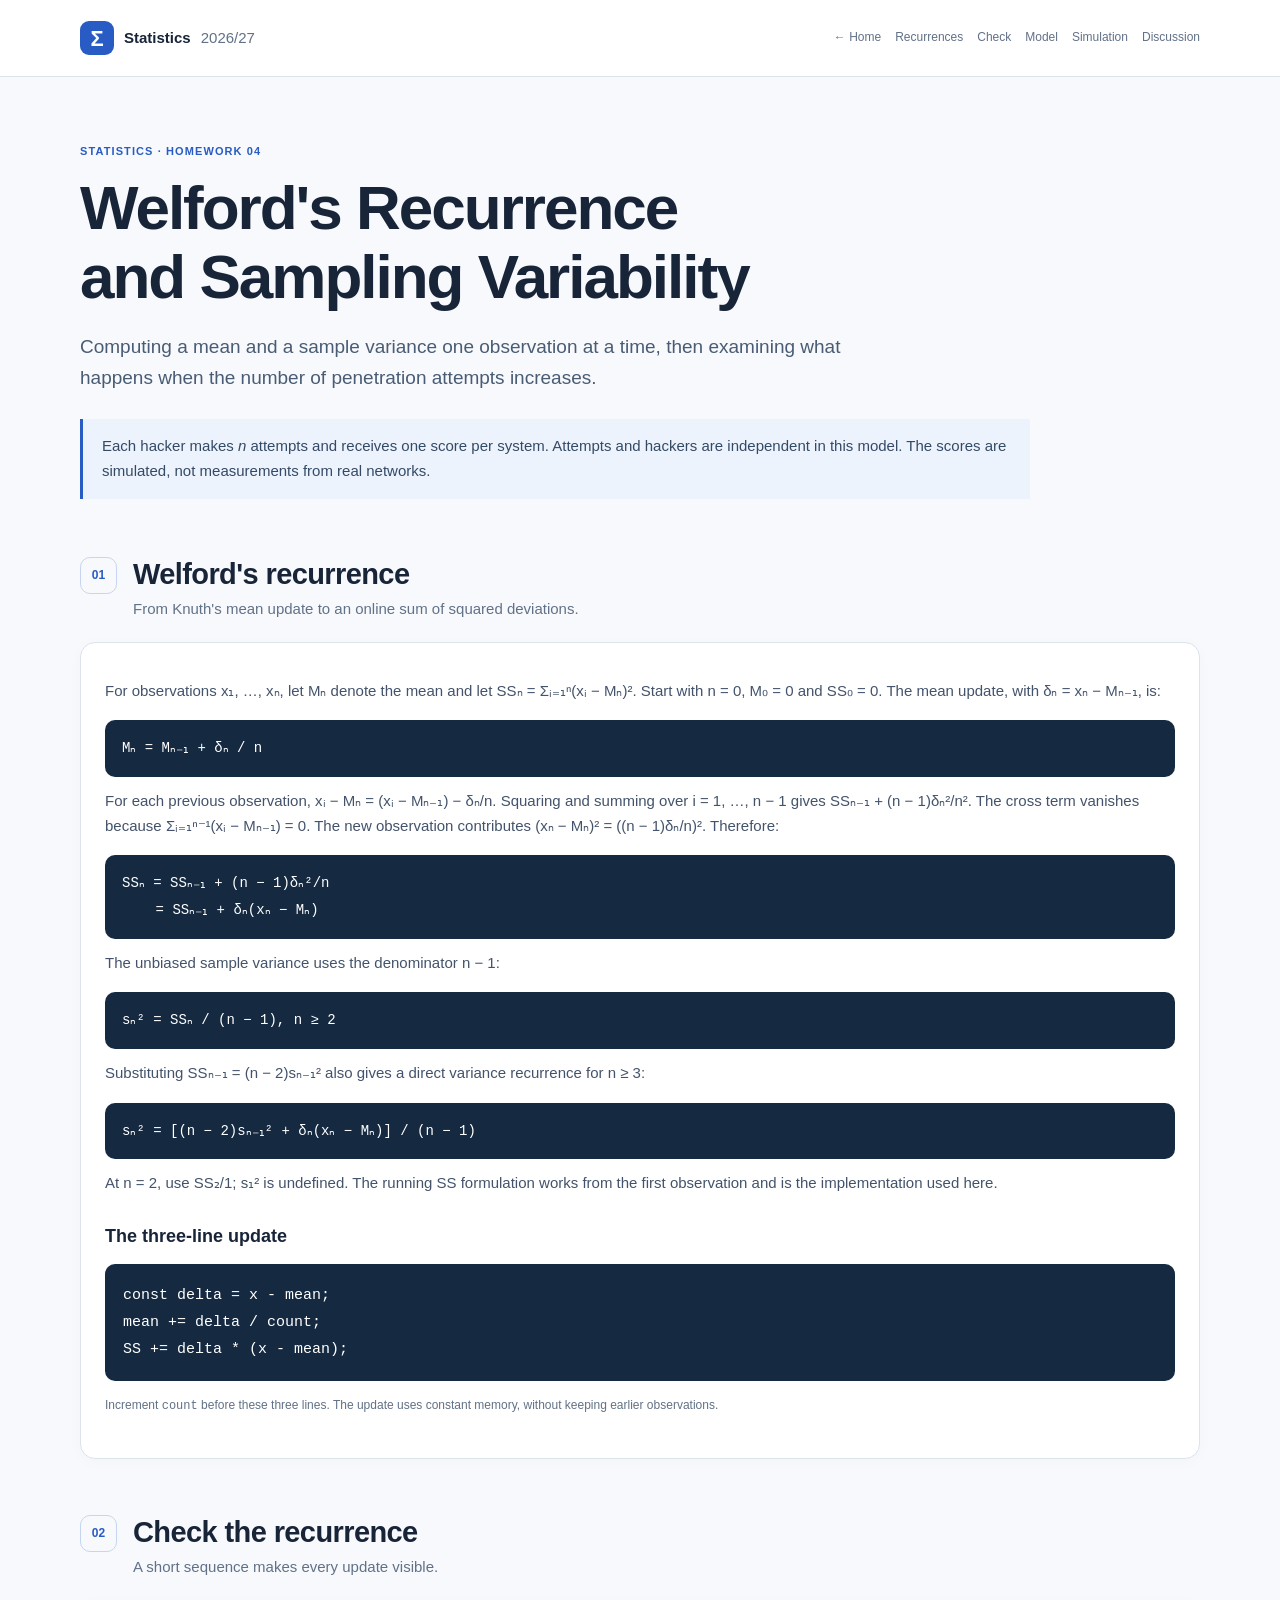
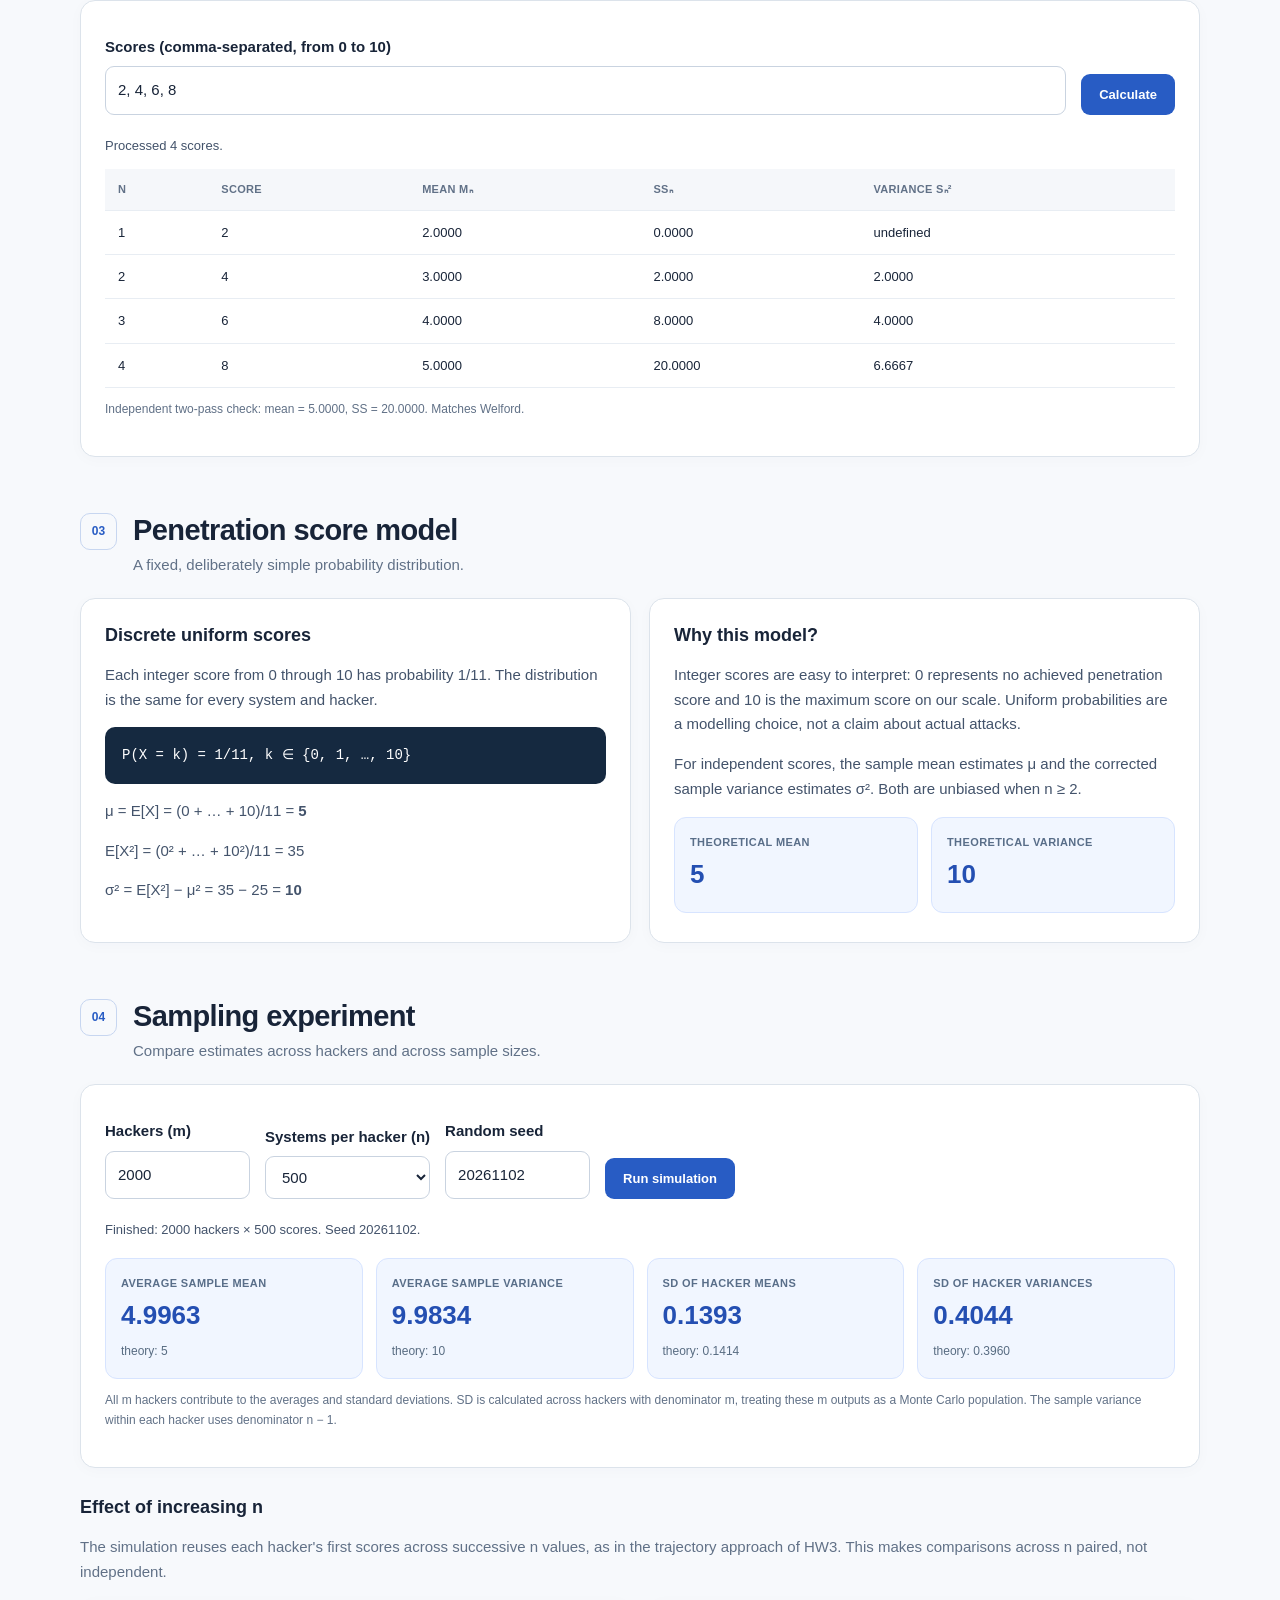
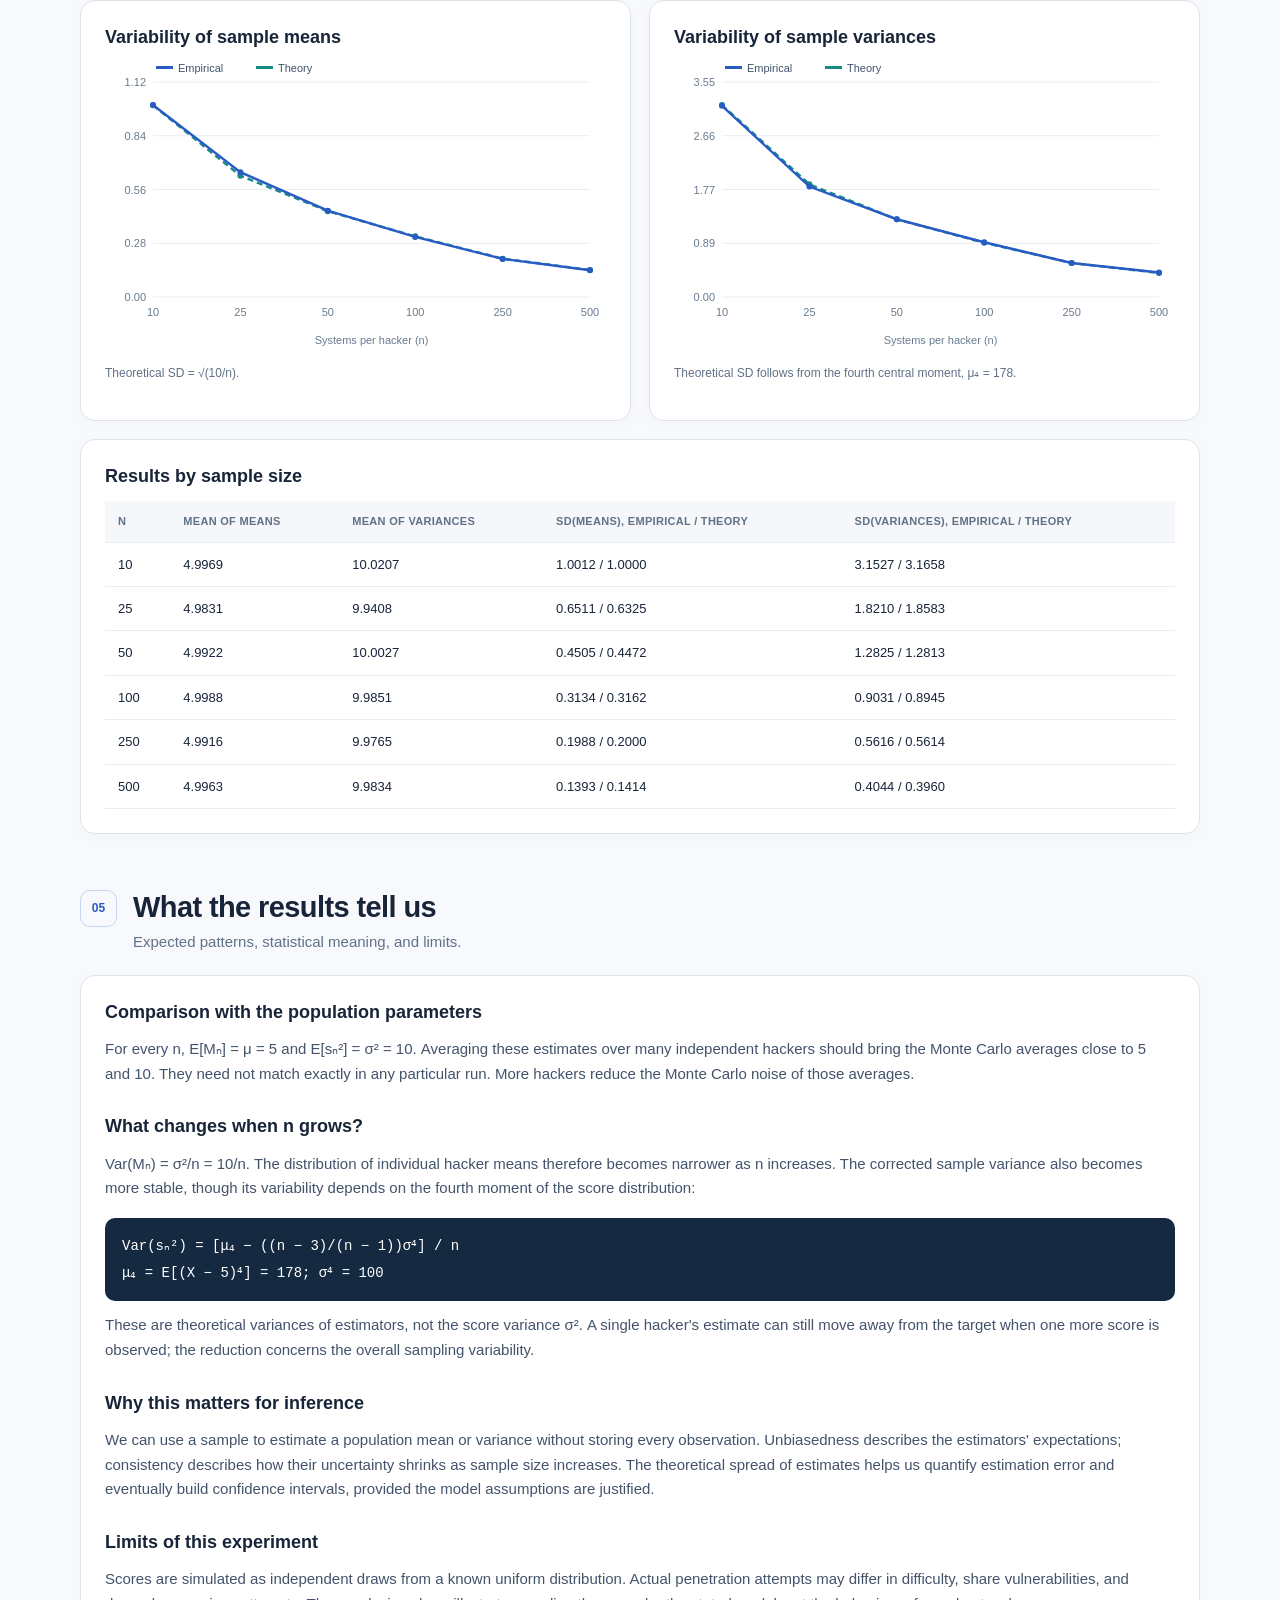
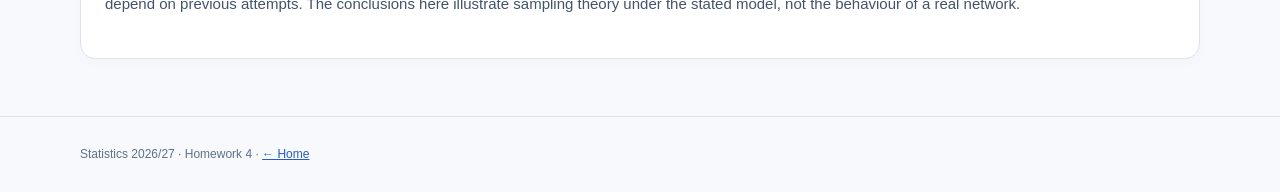
<file: homework-4/index.html>
<!doctype html>
<html lang="en">
<head>
  <meta charset="utf-8">
  <meta name="viewport" content="width=device-width, initial-scale=1">
  <meta name="description" content="Homework 4: Welford's recurrence and sampling statistics for simulated penetration scores.">
  <title>Homework 4 | Welford and Sampling Variability</title>
  <link rel="stylesheet" href="style.css">
  <script src="script.js" defer></script>
</head>
<body>
<header class="site-header"><div class="wrap header-row">
  <a class="brand" href="../"><span class="brand-symbol">Σ</span> Statistics <span class="muted">2026/27</span></a>
  <nav aria-label="Page sections"><a href="../">← Home</a><a href="#derivation">Recurrences</a><a href="#check">Check</a><a href="#model">Model</a><a href="#simulation">Simulation</a><a href="#interpretation">Discussion</a></nav>
</div></header>
<main>
<section class="hero wrap"><div class="eyebrow">STATISTICS · HOMEWORK 04</div><h1>Welford's Recurrence<br>and Sampling Variability</h1><p class="lead">Computing a mean and a sample variance one observation at a time, then examining what happens when the number of penetration attempts increases.</p><div class="notice">Each hacker makes <em>n</em> attempts and receives one score per system. Attempts and hackers are independent in this model. The scores are simulated, not measurements from real networks.</div></section>
<section class="section wrap" id="derivation"><div class="section-title"><span class="number">01</span><div><h2>Welford's recurrence</h2><p>From Knuth's mean update to an online sum of squared deviations.</p></div></div>
<div class="panel prose"><p>For observations x₁, …, xₙ, let Mₙ denote the mean and let SSₙ = Σᵢ₌₁ⁿ(xᵢ − Mₙ)². Start with n = 0, M₀ = 0 and SS₀ = 0. The mean update, with δₙ = xₙ − Mₙ₋₁, is:</p>
<div class="equation">Mₙ = Mₙ₋₁ + δₙ / n</div>
<p>For each previous observation, xᵢ − Mₙ = (xᵢ − Mₙ₋₁) − δₙ/n. Squaring and summing over i = 1, …, n − 1 gives SSₙ₋₁ + (n − 1)δₙ²/n². The cross term vanishes because Σᵢ₌₁ⁿ⁻¹(xᵢ − Mₙ₋₁) = 0. The new observation contributes (xₙ − Mₙ)² = ((n − 1)δₙ/n)². Therefore:</p>
<div class="equation">SSₙ = SSₙ₋₁ + (n − 1)δₙ²/n<br>    = SSₙ₋₁ + δₙ(xₙ − Mₙ)</div>
<p>The unbiased sample variance uses the denominator n − 1:</p><div class="equation">sₙ² = SSₙ / (n − 1), n ≥ 2</div>
<p>Substituting SSₙ₋₁ = (n − 2)sₙ₋₁² also gives a direct variance recurrence for n ≥ 3:</p><div class="equation">sₙ² = [(n − 2)sₙ₋₁² + δₙ(xₙ − Mₙ)] / (n − 1)</div>
<p>At n = 2, use SS₂/1; s₁² is undefined. The running SS formulation works from the first observation and is the implementation used here.</p>
<h3>The three-line update</h3><pre><code>const delta = x - mean;
mean += delta / count;
SS += delta * (x - mean);</code></pre><p class="note">Increment <code>count</code> before these three lines. The update uses constant memory, without keeping earlier observations.</p></div></section>
<section class="section wrap" id="check"><div class="section-title"><span class="number">02</span><div><h2>Check the recurrence</h2><p>A short sequence makes every update visible.</p></div></div>
<div class="panel"><div class="inputs"><div class="grow"><label for="sequence">Scores (comma-separated, from 0 to 10)</label><input id="sequence" value="2, 4, 6, 8" spellcheck="false"></div><button class="primary" id="checkButton" type="button">Calculate</button></div><p id="checkStatus" class="status" role="status"></p><div class="overflow"><table><thead><tr><th>n</th><th>Score</th><th>Mean Mₙ</th><th>SSₙ</th><th>Variance sₙ²</th></tr></thead><tbody id="checkRows"></tbody></table></div><p class="note" id="checkComparison"></p></div></section>
<section class="section wrap" id="model"><div class="section-title"><span class="number">03</span><div><h2>Penetration score model</h2><p>A fixed, deliberately simple probability distribution.</p></div></div>
<div class="two"><div class="panel"><h3>Discrete uniform scores</h3><p>Each integer score from 0 through 10 has probability 1/11. The distribution is the same for every system and hacker.</p><div class="equation">P(X = k) = 1/11, k ∈ {0, 1, …, 10}</div><p>μ = E[X] = (0 + … + 10)/11 = <strong>5</strong></p><p>E[X²] = (0² + … + 10²)/11 = 35</p><p>σ² = E[X²] − μ² = 35 − 25 = <strong>10</strong></p></div><div class="panel"><h3>Why this model?</h3><p>Integer scores are easy to interpret: 0 represents no achieved penetration score and 10 is the maximum score on our scale. Uniform probabilities are a modelling choice, not a claim about actual attacks.</p><p>For independent scores, the sample mean estimates μ and the corrected sample variance estimates σ². Both are unbiased when n ≥ 2.</p><div class="stats"><div><small>Theoretical mean</small><strong>5</strong></div><div><small>Theoretical variance</small><strong>10</strong></div></div></div></div></section>
<section class="section wrap" id="simulation"><div class="section-title"><span class="number">04</span><div><h2>Sampling experiment</h2><p>Compare estimates across hackers and across sample sizes.</p></div></div>
<div class="panel"><div class="inputs controls"><div><label for="hackers">Hackers (m)</label><input type="number" id="hackers" min="20" max="5000" step="1" value="2000"></div><div><label for="systems">Systems per hacker (n)</label><select id="systems"><option>10</option><option>25</option><option>50</option><option>100</option><option>250</option><option selected>500</option><option>1000</option><option>2500</option><option>5000</option></select></div><div><label for="seed">Random seed</label><input type="number" id="seed" min="0" max="4294967295" step="1" value="20261102"></div><button id="runButton" type="button" class="primary">Run simulation</button></div><p id="runStatus" class="status" role="status">Ready to run.</p><div class="four"><div class="result"><small>Average sample mean</small><strong id="meanEstimate">—</strong><span>theory: 5</span></div><div class="result"><small>Average sample variance</small><strong id="varianceEstimate">—</strong><span>theory: 10</span></div><div class="result"><small>SD of hacker means</small><strong id="sdMeans">—</strong><span id="sdMeansTheory">theory: —</span></div><div class="result"><small>SD of hacker variances</small><strong id="sdVariances">—</strong><span id="sdVariancesTheory">theory: —</span></div></div><p class="note">All m hackers contribute to the averages and standard deviations. SD is calculated across hackers with denominator m, treating these m outputs as a Monte Carlo population. The sample variance within each hacker uses denominator n − 1.</p></div>
<div class="section-sub"><h3>Effect of increasing n</h3><p>The simulation reuses each hacker's first scores across successive n values, as in the trajectory approach of HW3. This makes comparisons across n paired, not independent.</p></div>
<div class="two"><div class="panel"><h3>Variability of sample means</h3><canvas id="meansChart" height="290" role="img" aria-label="Empirical and theoretical standard deviations of sample means across sample sizes"></canvas><p class="note">Theoretical SD = √(10/n).</p></div><div class="panel"><h3>Variability of sample variances</h3><canvas id="variancesChart" height="290" role="img" aria-label="Empirical and theoretical standard deviations of sample variances across sample sizes"></canvas><p class="note">Theoretical SD follows from the fourth central moment, μ₄ = 178.</p></div></div>
<div class="panel space-top"><h3>Results by sample size</h3><div class="overflow"><table><thead><tr><th>n</th><th>Mean of means</th><th>Mean of variances</th><th>SD(means), empirical / theory</th><th>SD(variances), empirical / theory</th></tr></thead><tbody id="sampleRows"></tbody></table></div></div></section>
<section class="section wrap" id="interpretation"><div class="section-title"><span class="number">05</span><div><h2>What the results tell us</h2><p>Expected patterns, statistical meaning, and limits.</p></div></div><div class="panel prose"><h3>Comparison with the population parameters</h3><p>For every n, E[Mₙ] = μ = 5 and E[sₙ²] = σ² = 10. Averaging these estimates over many independent hackers should bring the Monte Carlo averages close to 5 and 10. They need not match exactly in any particular run. More hackers reduce the Monte Carlo noise of those averages.</p><h3>What changes when n grows?</h3><p>Var(Mₙ) = σ²/n = 10/n. The distribution of individual hacker means therefore becomes narrower as n increases. The corrected sample variance also becomes more stable, though its variability depends on the fourth moment of the score distribution:</p><div class="equation">Var(sₙ²) = [μ₄ − ((n − 3)/(n − 1))σ⁴] / n<br>μ₄ = E[(X − 5)⁴] = 178; σ⁴ = 100</div><p>These are theoretical variances of estimators, not the score variance σ². A single hacker's estimate can still move away from the target when one more score is observed; the reduction concerns the overall sampling variability.</p><h3>Why this matters for inference</h3><p>We can use a sample to estimate a population mean or variance without storing every observation. Unbiasedness describes the estimators' expectations; consistency describes how their uncertainty shrinks as sample size increases. The theoretical spread of estimates helps us quantify estimation error and eventually build confidence intervals, provided the model assumptions are justified.</p><h3>Limits of this experiment</h3><p>Scores are simulated as independent draws from a known uniform distribution. Actual penetration attempts may differ in difficulty, share vulnerabilities, and depend on previous attempts. The conclusions here illustrate sampling theory under the stated model, not the behaviour of a real network.</p></div></section>
</main><footer class="footer"><div class="wrap">Statistics 2026/27 · Homework 4 · <a href="../">← Home</a></div></footer>
</body></html>
</file>
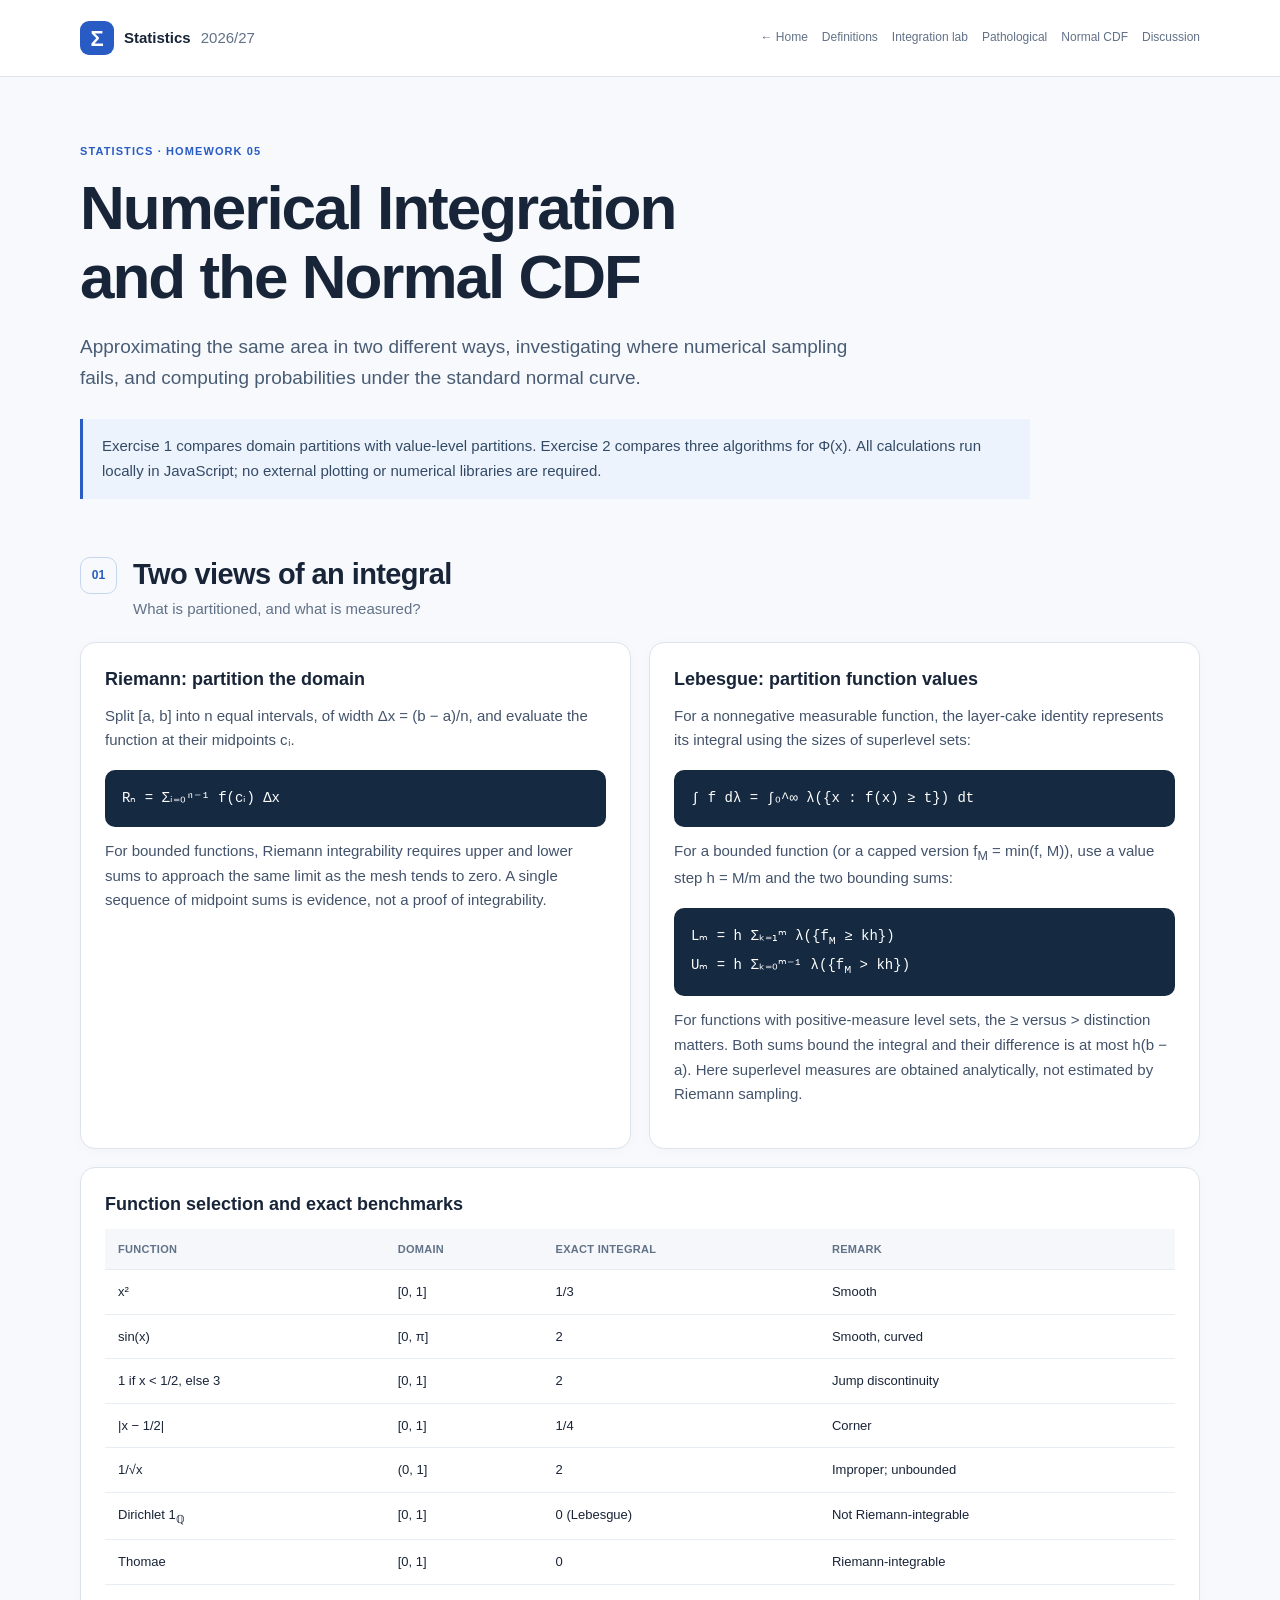
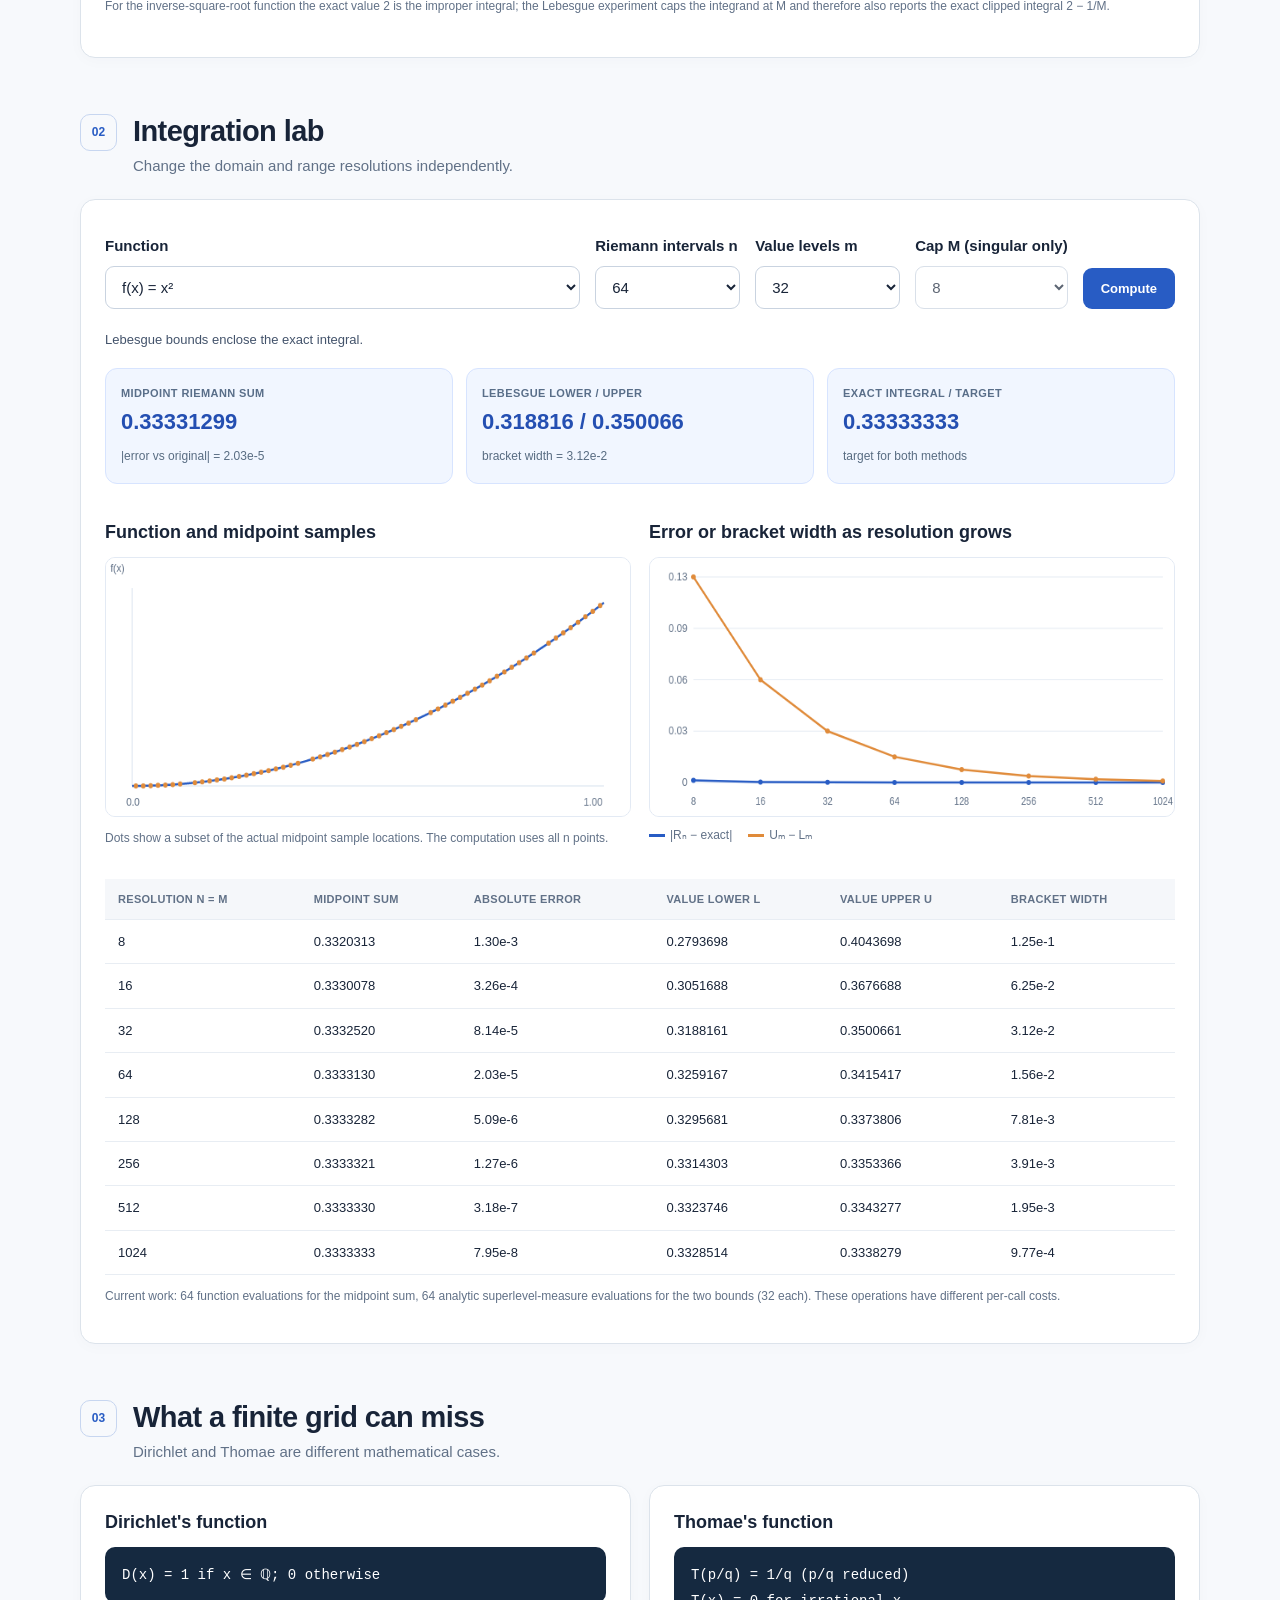
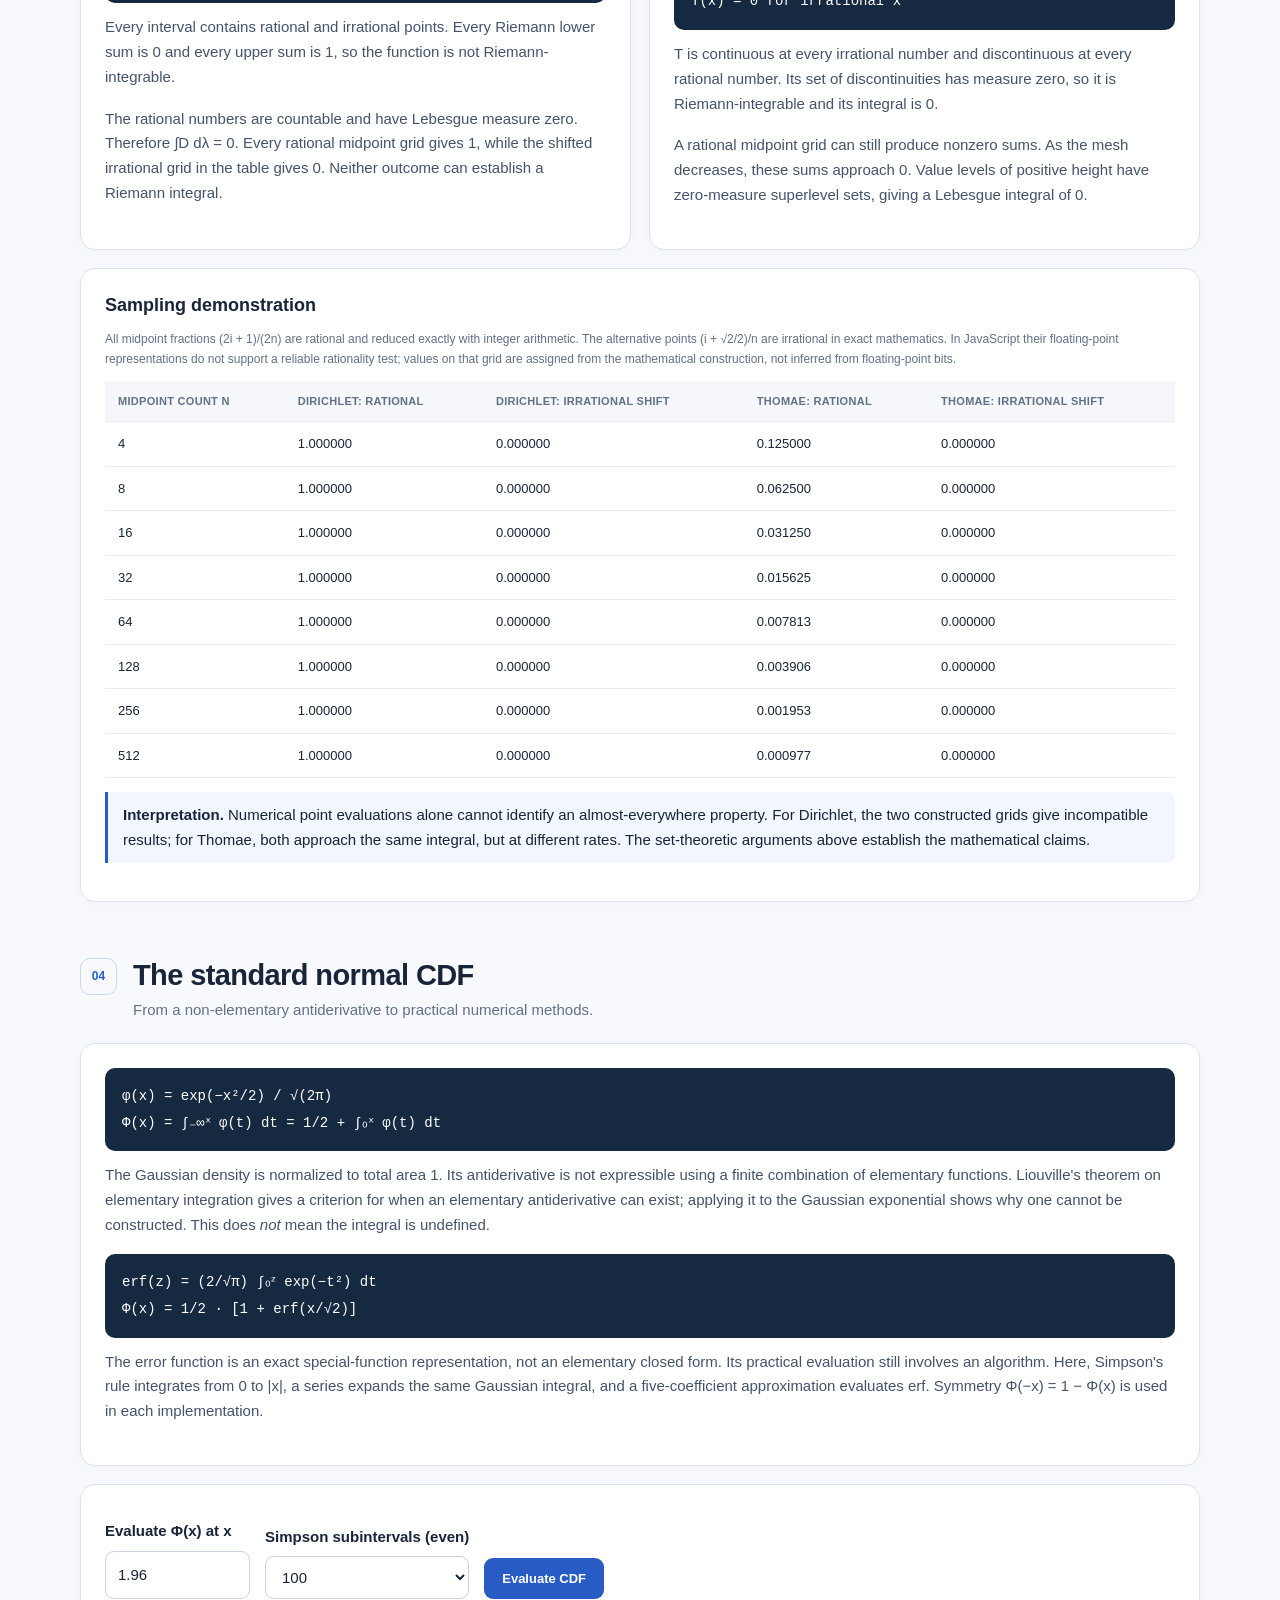
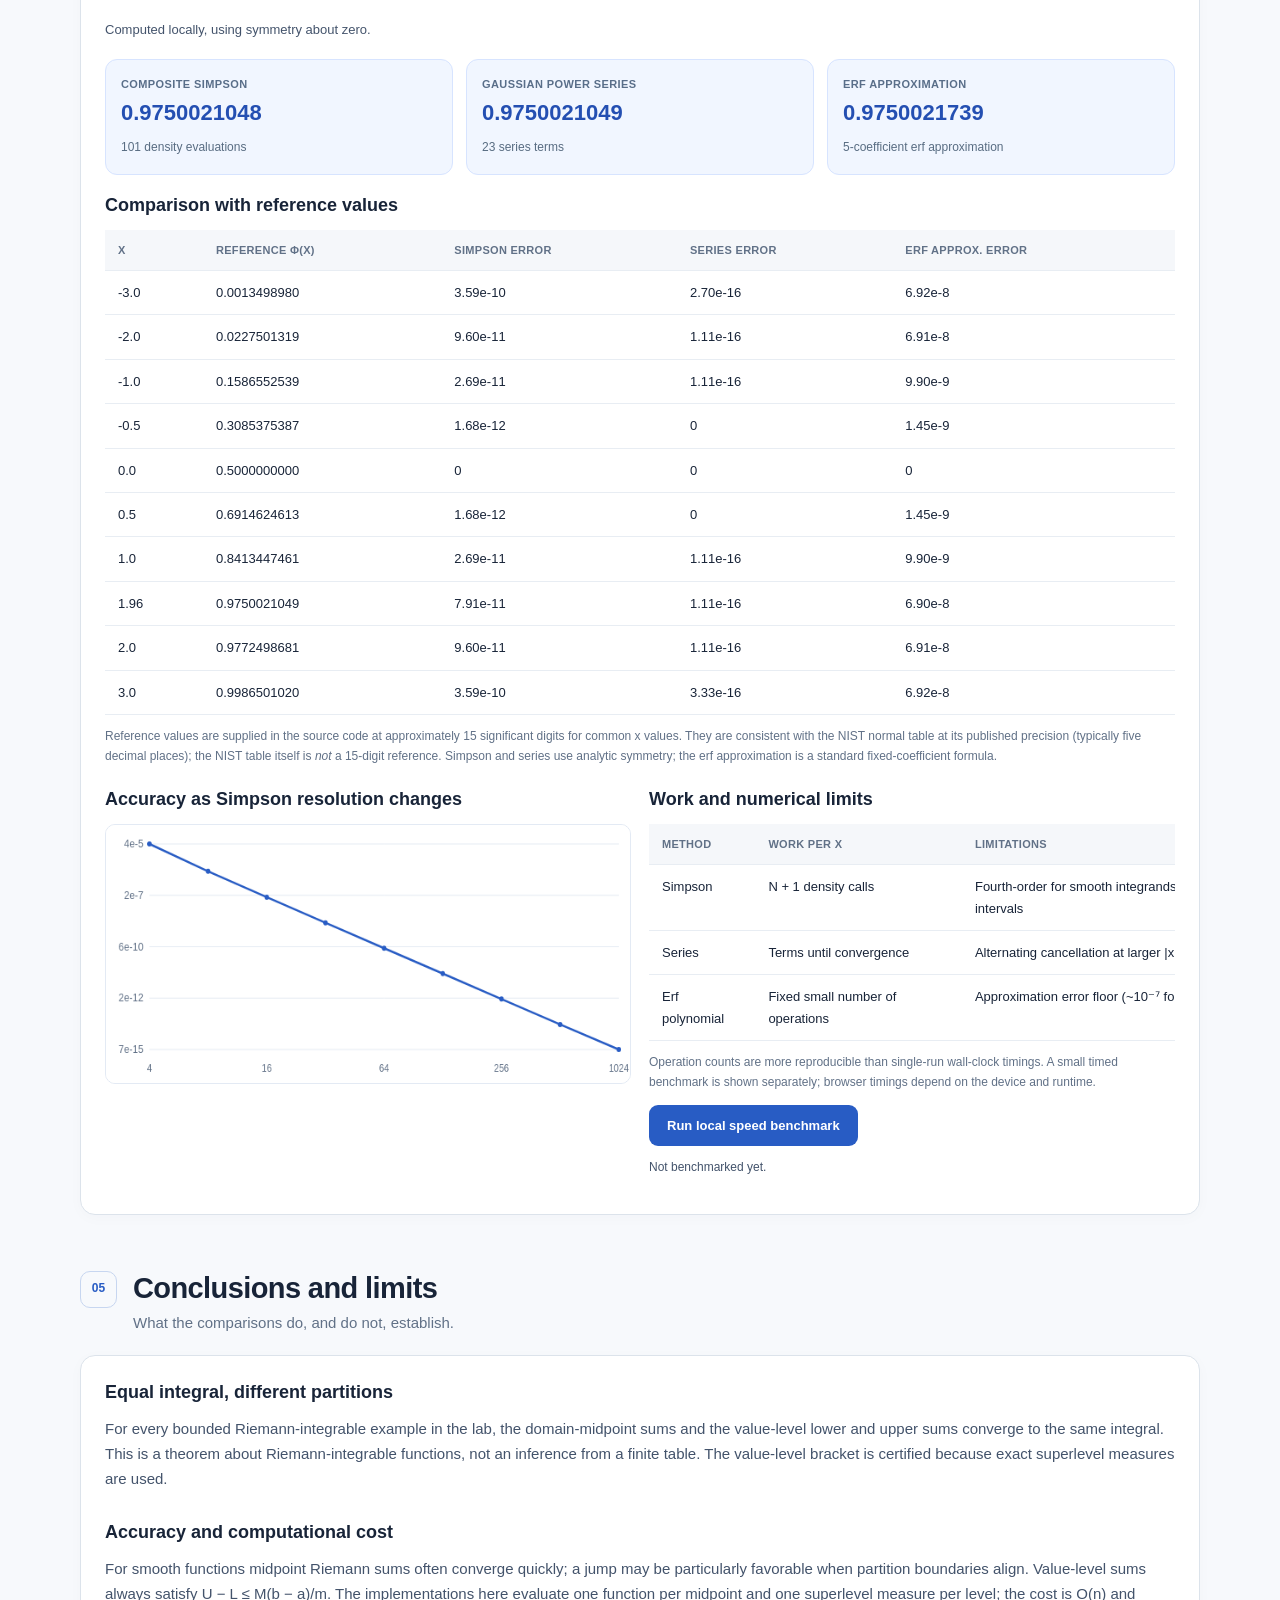
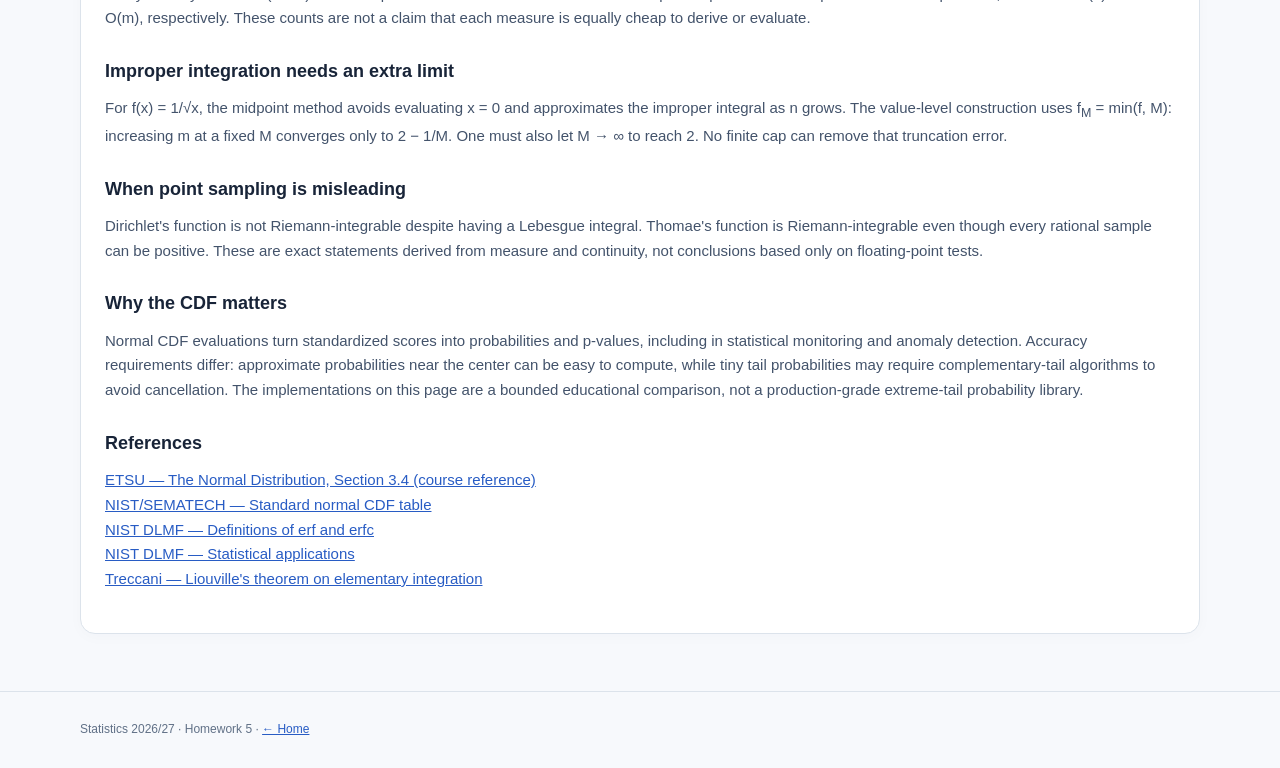
<file: homework-5/index.html>
<!doctype html>
<html lang="en">
<head>
<meta charset="utf-8"><meta name="viewport" content="width=device-width,initial-scale=1">
<meta name="description" content="Statistics Homework 5: Riemann and Lebesgue integration, pathological functions, and numerical evaluation of the standard normal CDF.">
<title>Homework 5 | Numerical Integration and Normal CDF</title>
<link rel="stylesheet" href="style.css"><script src="script.js" defer></script>
</head>
<body>
<header class="site-header"><div class="wrap header-row">
<a class="brand" href="../"><span class="brand-symbol">Σ</span> Statistics <span class="muted">2026/27</span></a>
<nav aria-label="Page sections"><a href="../">← Home</a><a href="#definitions">Definitions</a><a href="#integration">Integration lab</a><a href="#pathological">Pathological</a><a href="#normal">Normal CDF</a><a href="#discussion">Discussion</a></nav>
</div></header>
<main>
<section class="hero wrap"><div class="eyebrow">STATISTICS · HOMEWORK 05</div><h1>Numerical Integration<br>and the Normal CDF</h1><p class="lead">Approximating the same area in two different ways, investigating where numerical sampling fails, and computing probabilities under the standard normal curve.</p><div class="notice">Exercise 1 compares domain partitions with value-level partitions. Exercise 2 compares three algorithms for Φ(x). All calculations run locally in JavaScript; no external plotting or numerical libraries are required.</div></section>
<section class="section wrap" id="definitions"><div class="section-title"><span class="number">01</span><div><h2>Two views of an integral</h2><p>What is partitioned, and what is measured?</p></div></div>
<div class="two"><div class="panel prose"><h3>Riemann: partition the domain</h3><p>Split [a, b] into n equal intervals, of width Δx = (b − a)/n, and evaluate the function at their midpoints cᵢ.</p><div class="equation">Rₙ = Σᵢ₌₀ⁿ⁻¹ f(cᵢ) Δx</div><p>For bounded functions, Riemann integrability requires upper and lower sums to approach the same limit as the mesh tends to zero. A single sequence of midpoint sums is evidence, not a proof of integrability.</p></div>
<div class="panel prose"><h3>Lebesgue: partition function values</h3><p>For a nonnegative measurable function, the layer-cake identity represents its integral using the sizes of superlevel sets:</p><div class="equation">∫ f dλ = ∫₀^∞ λ({x : f(x) ≥ t}) dt</div><p>For a bounded function (or a capped version f<sub>M</sub> = min(f, M)), use a value step h = M/m and the two bounding sums:</p><div class="equation">Lₘ = h Σₖ₌₁ᵐ λ({f<sub>M</sub> ≥ kh})
Uₘ = h Σₖ₌₀ᵐ⁻¹ λ({f<sub>M</sub> &gt; kh})</div><p>For functions with positive-measure level sets, the ≥ versus &gt; distinction matters. Both sums bound the integral and their difference is at most h(b − a). Here superlevel measures are obtained analytically, not estimated by Riemann sampling.</p></div></div>
<div class="panel prose space-top"><h3>Function selection and exact benchmarks</h3><div class="overflow"><table><thead><tr><th>Function</th><th>Domain</th><th>Exact integral</th><th>Remark</th></tr></thead><tbody>
<tr><td>x²</td><td>[0, 1]</td><td>1/3</td><td>Smooth</td></tr><tr><td>sin(x)</td><td>[0, π]</td><td>2</td><td>Smooth, curved</td></tr><tr><td>1 if x &lt; 1/2, else 3</td><td>[0, 1]</td><td>2</td><td>Jump discontinuity</td></tr><tr><td>|x − 1/2|</td><td>[0, 1]</td><td>1/4</td><td>Corner</td></tr><tr><td>1/√x</td><td>(0, 1]</td><td>2</td><td>Improper; unbounded</td></tr><tr><td>Dirichlet 1<sub>ℚ</sub></td><td>[0, 1]</td><td>0 (Lebesgue)</td><td>Not Riemann-integrable</td></tr><tr><td>Thomae</td><td>[0, 1]</td><td>0</td><td>Riemann-integrable</td></tr>
</tbody></table></div><p class="note">For the inverse-square-root function the exact value 2 is the improper integral; the Lebesgue experiment caps the integrand at M and therefore also reports the exact clipped integral 2 − 1/M.</p></div>
</section>
<section class="section wrap" id="integration"><div class="section-title"><span class="number">02</span><div><h2>Integration lab</h2><p>Change the domain and range resolutions independently.</p></div></div>
<div class="panel"><div class="inputs"><div class="grow"><label for="fn">Function</label><select id="fn"><option value="square">f(x) = x²</option><option value="sine">f(x) = sin(x)</option><option value="step">f(x) = 1 (x &lt; 0.5), 3 (otherwise)</option><option value="absolute">f(x) = |x − 0.5|</option><option value="singular">f(x) = 1/√x</option></select></div><div><label for="domainN">Riemann intervals n</label><select id="domainN"><option>8</option><option>16</option><option>32</option><option selected>64</option><option>128</option><option>256</option><option>512</option><option>1024</option></select></div><div><label for="levelM">Value levels m</label><select id="levelM"><option>8</option><option>16</option><option selected>32</option><option>64</option><option>128</option><option>256</option><option>512</option><option>1024</option></select></div><div><label for="cap">Cap M (singular only)</label><select id="cap"><option>4</option><option selected>8</option><option>16</option><option>32</option><option>64</option></select></div><button class="primary" id="integrate" type="button">Compute</button></div>
<p class="status" id="integralStatus" role="status"></p><div class="compare"><div class="result"><small>Midpoint Riemann sum</small><strong id="rValue">—</strong><span id="rError">—</span></div><div class="result"><small>Lebesgue lower / upper</small><strong id="lValue">—</strong><span id="lError">—</span></div><div class="result"><small>Exact integral / target</small><strong id="targetValue">—</strong><span id="targetNote">—</span></div></div>
<div class="two"><div><h3 class="graph-title">Function and midpoint samples</h3><canvas class="graph" id="functionChart" width="700" height="300" role="img" aria-label="Function graph and midpoint samples"></canvas><p class="note">Dots show a subset of the actual midpoint sample locations. The computation uses all n points.</p></div><div><h3 class="graph-title">Error or bracket width as resolution grows</h3><canvas class="graph" id="convergenceChart" width="700" height="300" role="img" aria-label="Convergence of midpoint error and Lebesgue bracket width"></canvas><div class="legend"><span><i class="swatch"></i>|Rₙ − exact|</span><span><i class="swatch orange"></i>Uₘ − Lₘ</span></div></div></div>
<div class="overflow space-top"><table><thead><tr><th>Resolution n = m</th><th>Midpoint sum</th><th>Absolute error</th><th>Value lower L</th><th>Value upper U</th><th>Bracket width</th></tr></thead><tbody id="integrationRows"></tbody></table></div><p class="note" id="costNote"></p></div>
</section>
<section class="section wrap" id="pathological"><div class="section-title"><span class="number">03</span><div><h2>What a finite grid can miss</h2><p>Dirichlet and Thomae are different mathematical cases.</p></div></div>
<div class="two"><div class="panel prose"><h3>Dirichlet's function</h3><div class="equation">D(x) = 1 if x ∈ ℚ; 0 otherwise</div><p>Every interval contains rational and irrational points. Every Riemann lower sum is 0 and every upper sum is 1, so the function is not Riemann-integrable.</p><p>The rational numbers are countable and have Lebesgue measure zero. Therefore ∫D dλ = 0. Every rational midpoint grid gives 1, while the shifted irrational grid in the table gives 0. Neither outcome can establish a Riemann integral.</p></div><div class="panel prose"><h3>Thomae's function</h3><div class="equation">T(p/q) = 1/q (p/q reduced)
T(x) = 0 for irrational x</div><p>T is continuous at every irrational number and discontinuous at every rational number. Its set of discontinuities has measure zero, so it is Riemann-integrable and its integral is 0.</p><p>A rational midpoint grid can still produce nonzero sums. As the mesh decreases, these sums approach 0. Value levels of positive height have zero-measure superlevel sets, giving a Lebesgue integral of 0.</p></div></div>
<div class="panel space-top"><h3>Sampling demonstration</h3><p class="note">All midpoint fractions (2i + 1)/(2n) are rational and reduced exactly with integer arithmetic. The alternative points (i + √2/2)/n are irrational in exact mathematics. In JavaScript their floating-point representations do not support a reliable rationality test; values on that grid are assigned from the mathematical construction, not inferred from floating-point bits.</p><div class="overflow"><table><thead><tr><th>Midpoint count n</th><th>Dirichlet: rational</th><th>Dirichlet: irrational shift</th><th>Thomae: rational</th><th>Thomae: irrational shift</th></tr></thead><tbody id="pathRows"></tbody></table></div><div class="callout"><strong>Interpretation.</strong> Numerical point evaluations alone cannot identify an almost-everywhere property. For Dirichlet, the two constructed grids give incompatible results; for Thomae, both approach the same integral, but at different rates. The set-theoretic arguments above establish the mathematical claims.</div></div>
</section>
<section class="section wrap" id="normal"><div class="section-title"><span class="number">04</span><div><h2>The standard normal CDF</h2><p>From a non-elementary antiderivative to practical numerical methods.</p></div></div>
<div class="panel prose"><div class="equation">φ(x) = exp(−x²/2) / √(2π)
Φ(x) = ∫₋∞ˣ φ(t) dt = 1/2 + ∫₀ˣ φ(t) dt</div><p>The Gaussian density is normalized to total area 1. Its antiderivative is not expressible using a finite combination of elementary functions. Liouville's theorem on elementary integration gives a criterion for when an elementary antiderivative can exist; applying it to the Gaussian exponential shows why one cannot be constructed. This does <em>not</em> mean the integral is undefined.</p><div class="equation">erf(z) = (2/√π) ∫₀ᶻ exp(−t²) dt
Φ(x) = 1/2 · [1 + erf(x/√2)]</div><p>The error function is an exact special-function representation, not an elementary closed form. Its practical evaluation still involves an algorithm. Here, Simpson's rule integrates from 0 to |x|, a series expands the same Gaussian integral, and a five-coefficient approximation evaluates erf. Symmetry Φ(−x) = 1 − Φ(x) is used in each implementation.</p></div>
<div class="panel space-top"><div class="inputs"><div><label for="zValue">Evaluate Φ(x) at x</label><input type="number" id="zValue" min="-5" max="5" step="0.1" value="1.96"></div><div><label for="simpsonN">Simpson subintervals (even)</label><select id="simpsonN"><option>20</option><option>40</option><option selected>100</option><option>200</option><option>400</option><option>1000</option></select></div><button class="primary" type="button" id="cdfButton">Evaluate CDF</button></div><p class="status" role="status" id="cdfStatus"></p>
<div class="compare"><div class="result"><small>Composite Simpson</small><strong id="simpsonValue">—</strong><span id="simpsonDetail">—</span></div><div class="result"><small>Gaussian power series</small><strong id="seriesValue">—</strong><span id="seriesDetail">—</span></div><div class="result"><small>Erf approximation</small><strong id="erfValue">—</strong><span id="erfDetail">—</span></div></div>
<h3>Comparison with reference values</h3><div class="overflow"><table><thead><tr><th>x</th><th>Reference Φ(x)</th><th>Simpson error</th><th>Series error</th><th>Erf approx. error</th></tr></thead><tbody id="cdfRows"></tbody></table></div><p class="note">Reference values are supplied in the source code at approximately 15 significant digits for common x values. They are consistent with the NIST normal table at its published precision (typically five decimal places); the NIST table itself is <em>not</em> a 15-digit reference. Simpson and series use analytic symmetry; the erf approximation is a standard fixed-coefficient formula.</p><div class="two pad-top"><div><h3>Accuracy as Simpson resolution changes</h3><canvas class="graph" id="cdfChart" width="700" height="300" role="img" aria-label="Simpson absolute error for different interval counts"></canvas></div><div><h3>Work and numerical limits</h3><div class="overflow"><table><thead><tr><th>Method</th><th>Work per x</th><th>Limitations</th></tr></thead><tbody><tr><td>Simpson</td><td>N + 1 density calls</td><td>Fourth-order for smooth integrands on fixed intervals</td></tr><tr><td>Series</td><td>Terms until convergence</td><td>Alternating cancellation at larger |x|</td></tr><tr><td>Erf polynomial</td><td>Fixed small number of operations</td><td>Approximation error floor (~10⁻⁷ for erf)</td></tr></tbody></table></div><p class="note">Operation counts are more reproducible than single-run wall-clock timings. A small timed benchmark is shown separately; browser timings depend on the device and runtime.</p><button class="primary" id="benchButton" type="button">Run local speed benchmark</button><p class="tiny" id="benchmarkResult" role="status">Not benchmarked yet.</p></div></div></div>
</section>
<section class="section wrap" id="discussion"><div class="section-title"><span class="number">05</span><div><h2>Conclusions and limits</h2><p>What the comparisons do, and do not, establish.</p></div></div><div class="panel prose"><h3>Equal integral, different partitions</h3><p>For every bounded Riemann-integrable example in the lab, the domain-midpoint sums and the value-level lower and upper sums converge to the same integral. This is a theorem about Riemann-integrable functions, not an inference from a finite table. The value-level bracket is certified because exact superlevel measures are used.</p><h3>Accuracy and computational cost</h3><p>For smooth functions midpoint Riemann sums often converge quickly; a jump may be particularly favorable when partition boundaries align. Value-level sums always satisfy U − L ≤ M(b − a)/m. The implementations here evaluate one function per midpoint and one superlevel measure per level; the cost is O(n) and O(m), respectively. These counts are not a claim that each measure is equally cheap to derive or evaluate.</p><h3>Improper integration needs an extra limit</h3><p>For f(x) = 1/√x, the midpoint method avoids evaluating x = 0 and approximates the improper integral as n grows. The value-level construction uses f<sub>M</sub> = min(f, M): increasing m at a fixed M converges only to 2 − 1/M. One must also let M → ∞ to reach 2. No finite cap can remove that truncation error.</p><h3>When point sampling is misleading</h3><p>Dirichlet's function is not Riemann-integrable despite having a Lebesgue integral. Thomae's function is Riemann-integrable even though every rational sample can be positive. These are exact statements derived from measure and continuity, not conclusions based only on floating-point tests.</p><h3>Why the CDF matters</h3><p>Normal CDF evaluations turn standardized scores into probabilities and p-values, including in statistical monitoring and anomaly detection. Accuracy requirements differ: approximate probabilities near the center can be easy to compute, while tiny tail probabilities may require complementary-tail algorithms to avoid cancellation. The implementations on this page are a bounded educational comparison, not a production-grade extreme-tail probability library.</p><h3>References</h3><p><a href="https://faculty.etsu.edu/gardnerr/4047/notes-Hogg-McKean-Craig/Hogg-McKean-Craig-3-4.pdf">ETSU — The Normal Distribution, Section 3.4 (course reference)</a><br><a href="https://itl.nist.gov/div898/handbook/eda/section3/eda3671.htm">NIST/SEMATECH — Standard normal CDF table</a><br><a href="https://dlmf.nist.gov/7.2">NIST DLMF — Definitions of erf and erfc</a><br><a href="https://dlmf.nist.gov/7.20">NIST DLMF — Statistical applications</a><br><a href="https://www.treccani.it/enciclopedia/teorema-di-liouville_%28Enciclopedia-della-Matematica%29/">Treccani — Liouville's theorem on elementary integration</a></p></div></section>
</main><footer class="footer"><div class="wrap">Statistics 2026/27 · Homework 5 · <a href="../">← Home</a></div></footer>
</body></html>
</file>
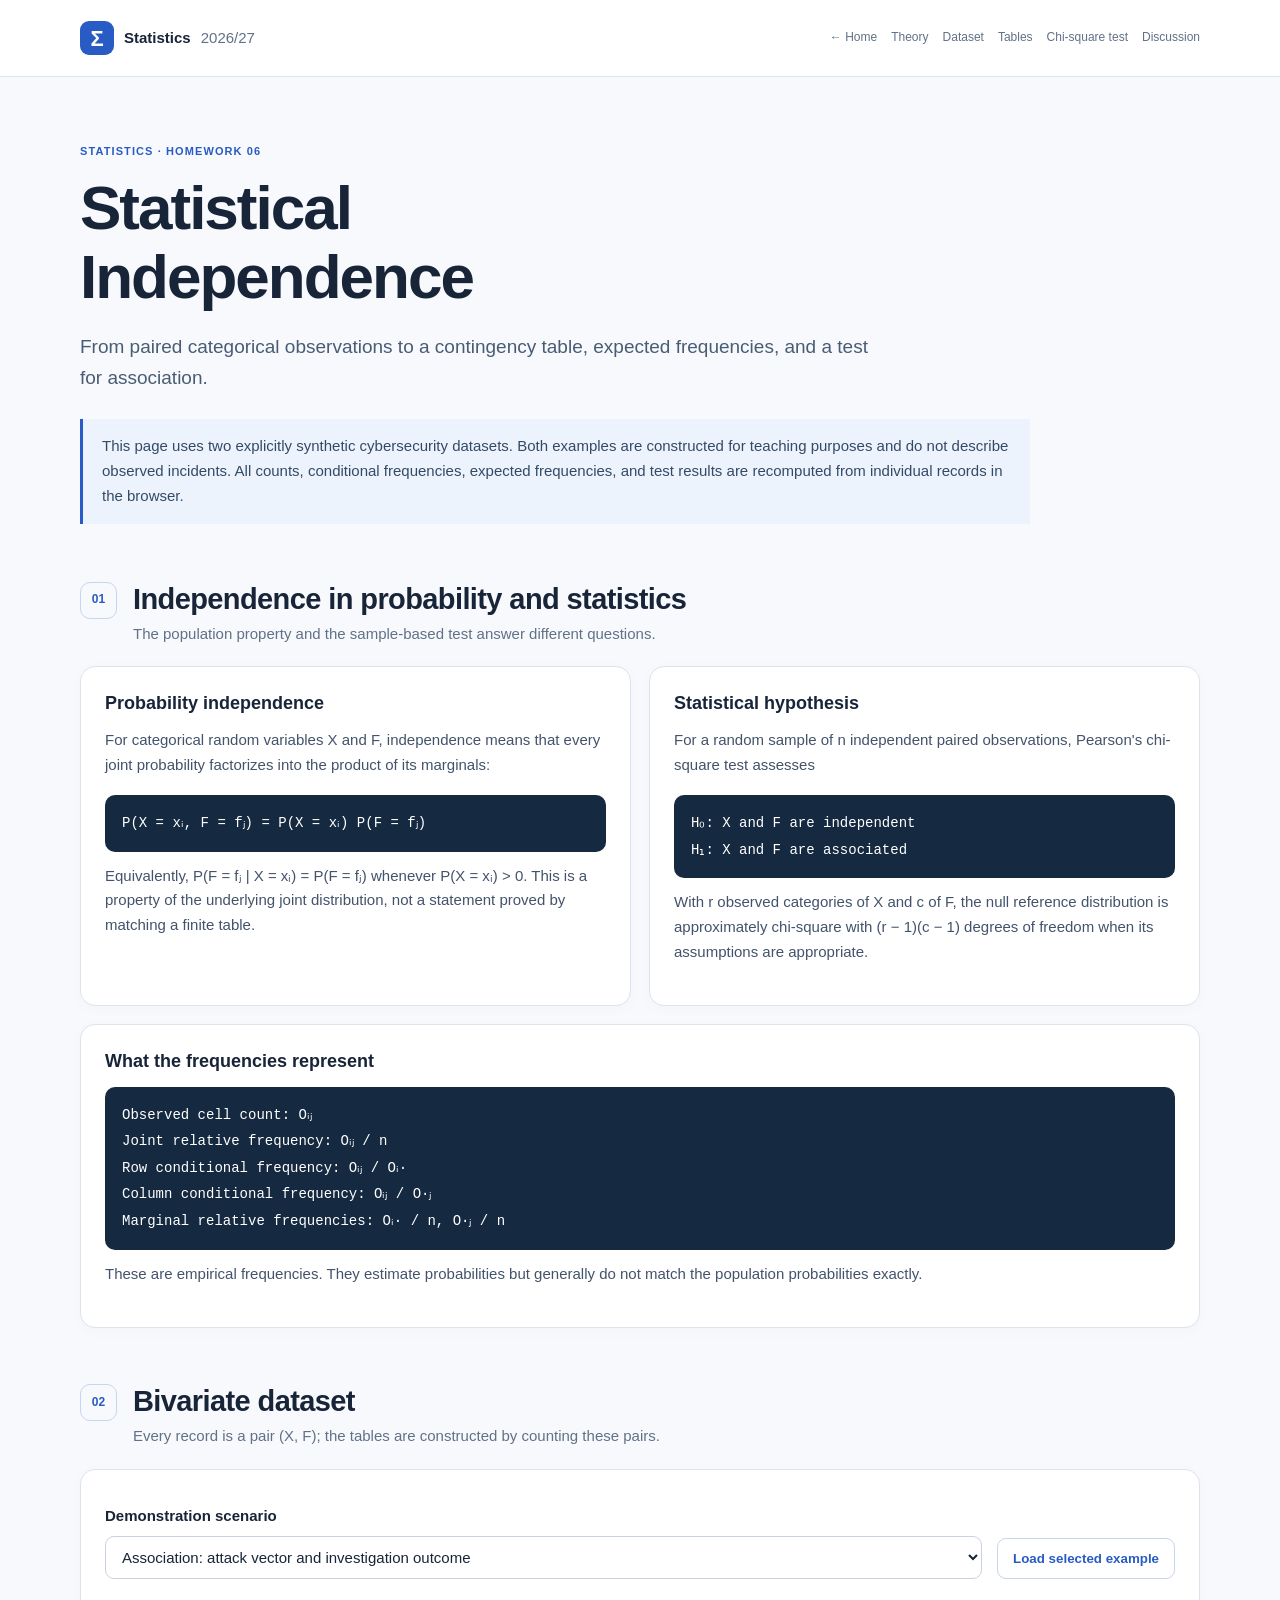
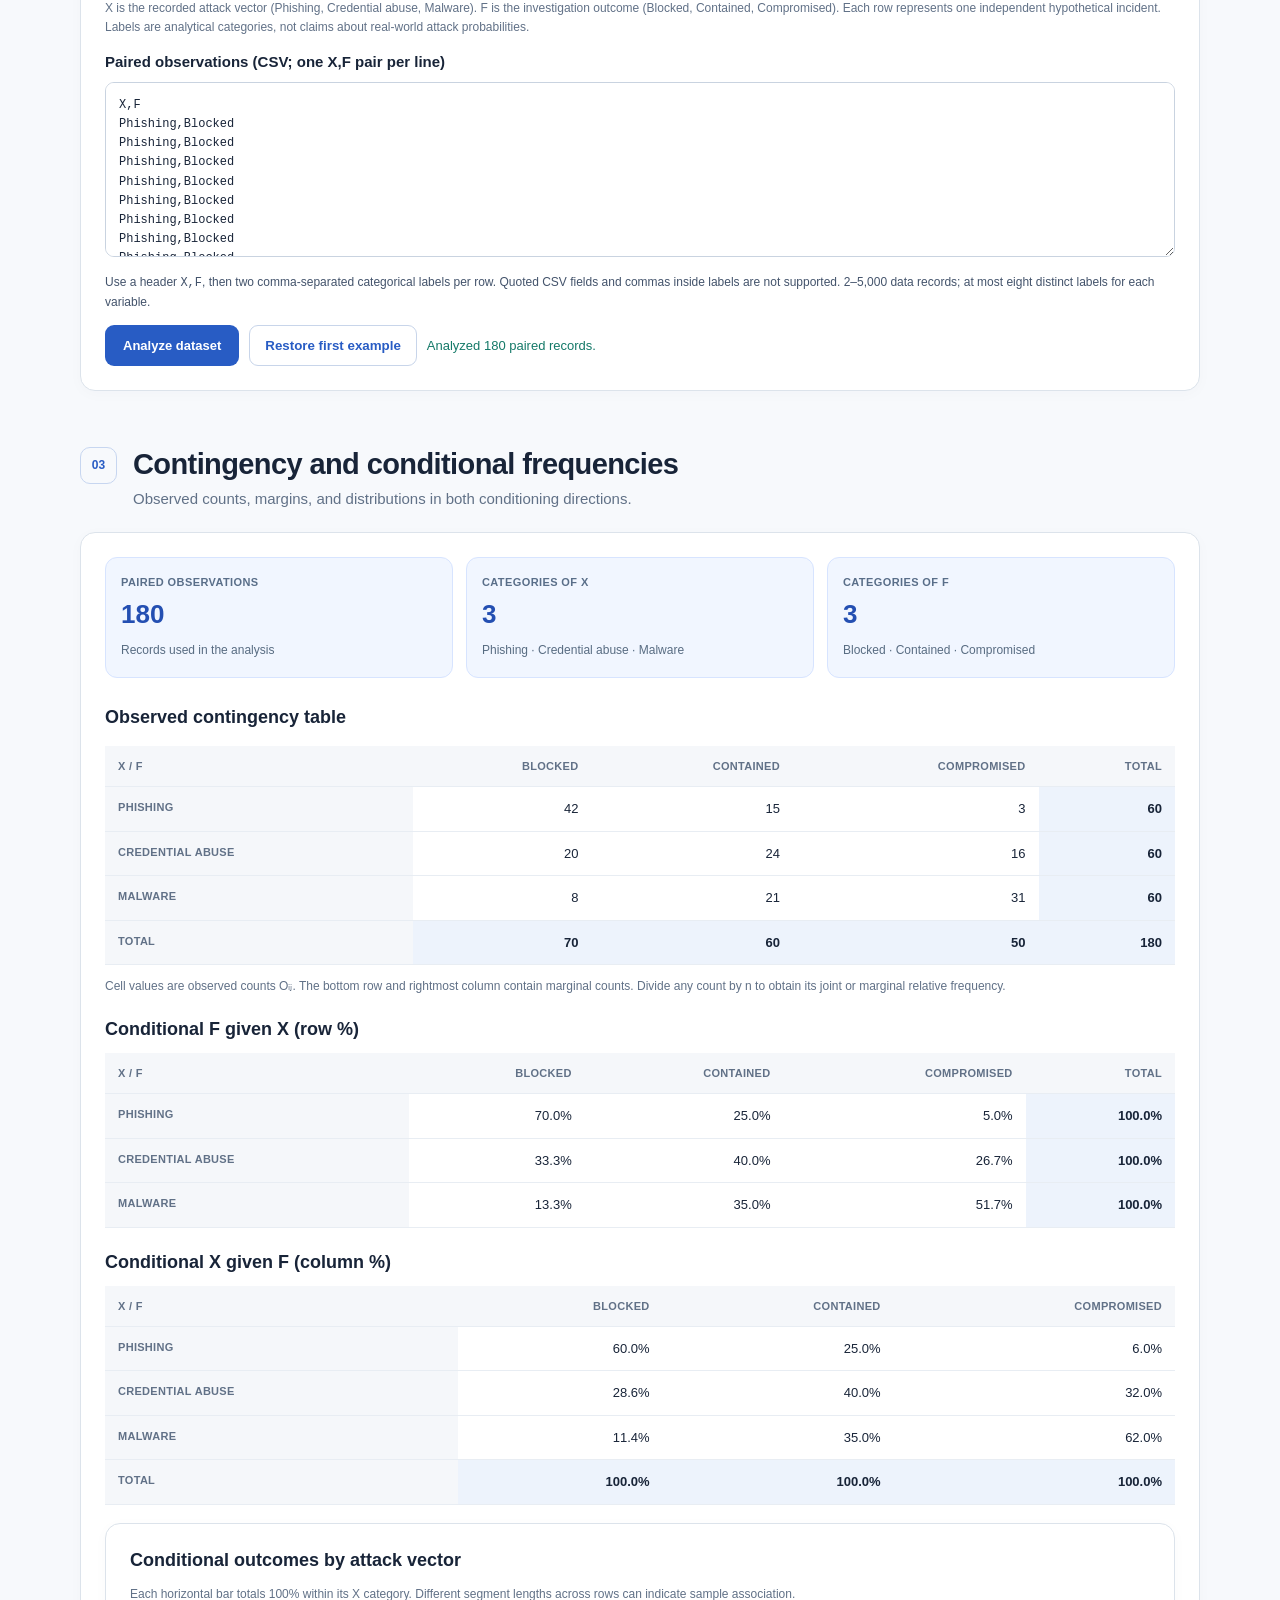
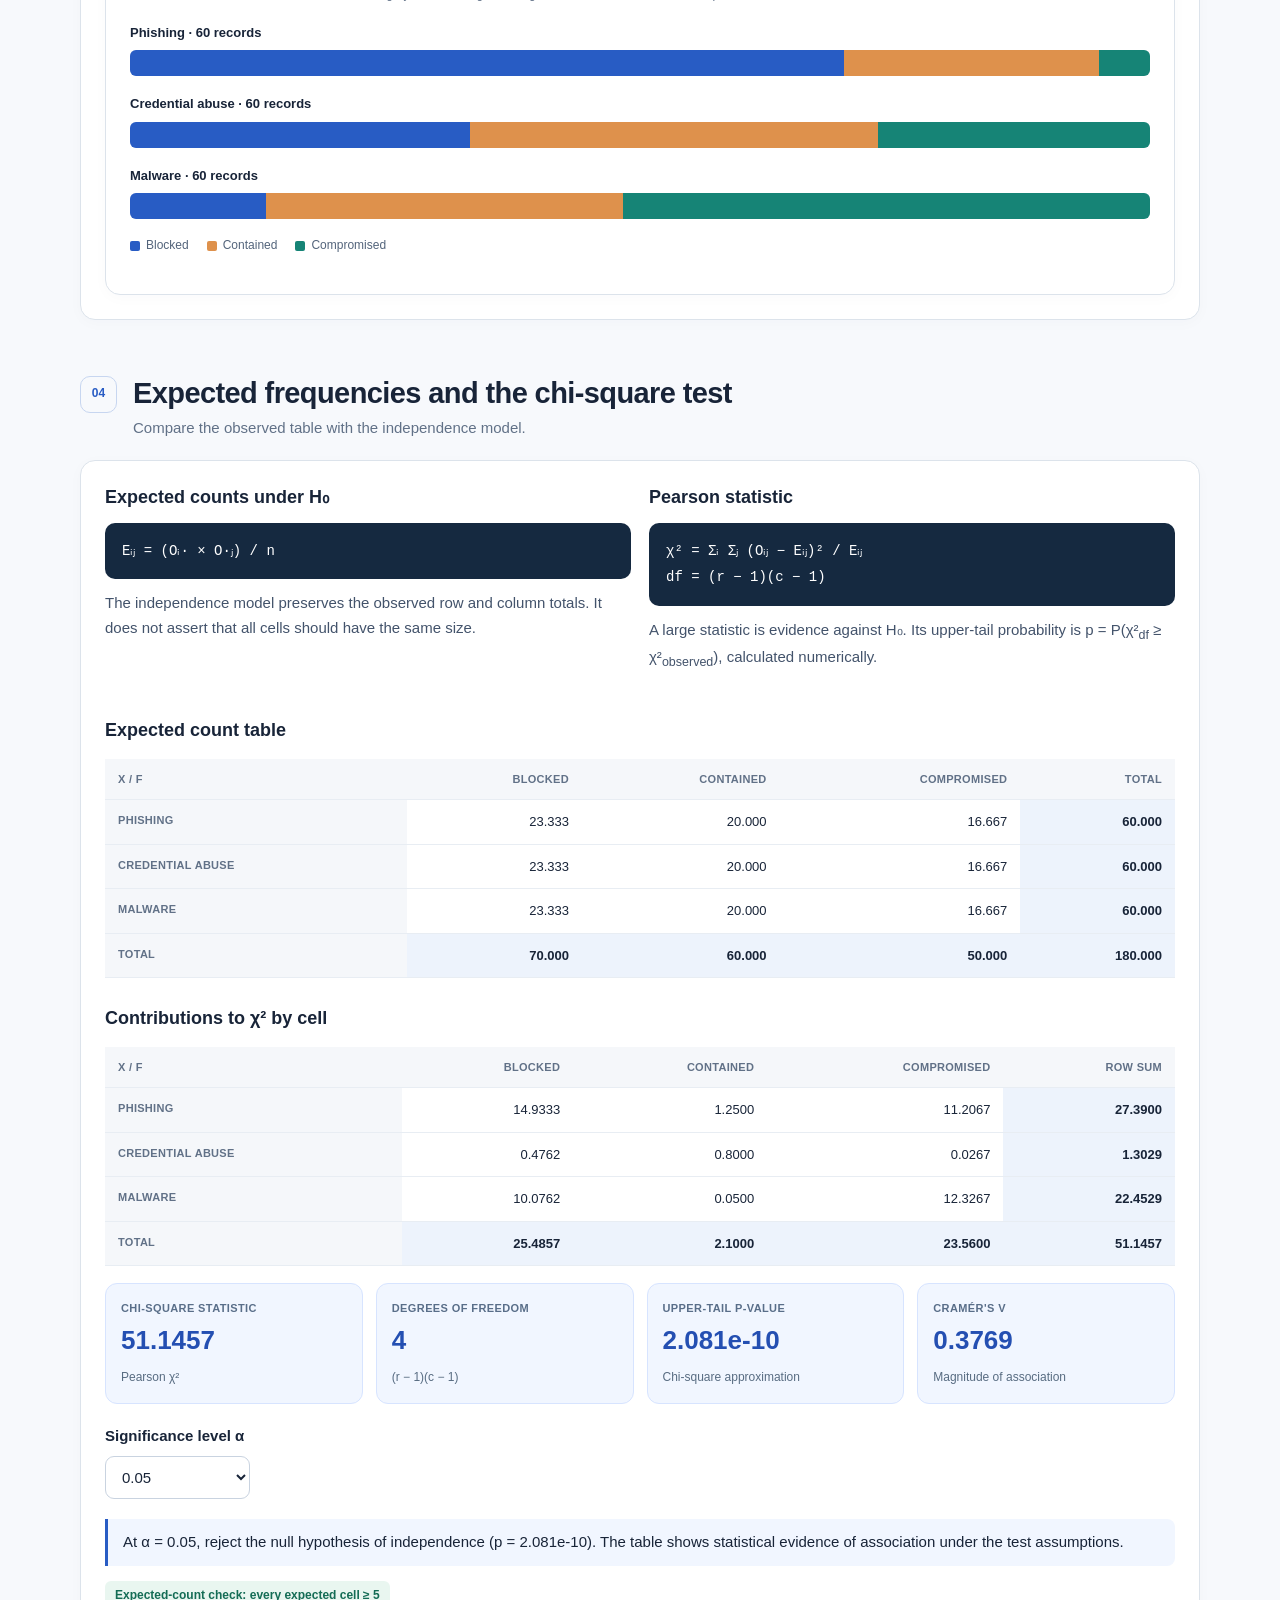
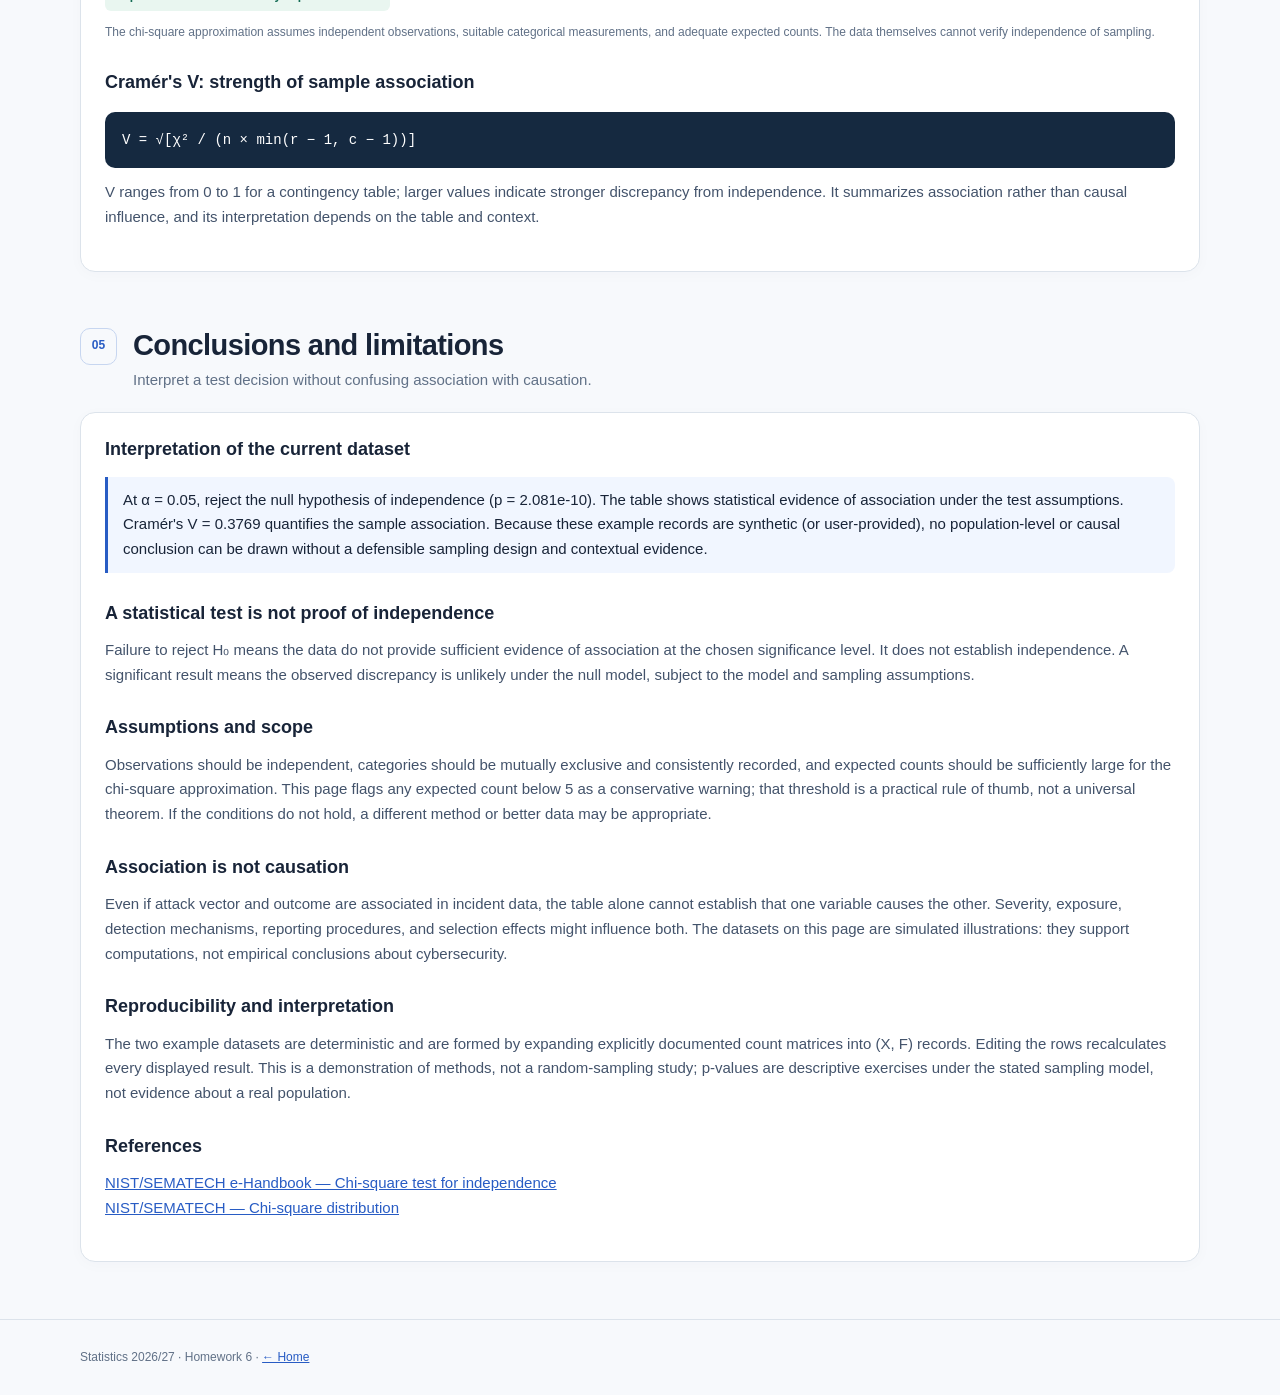
<file: homework-6/index.html>
<!doctype html>
<html lang="en">
<head>
<meta charset="utf-8"><meta name="viewport" content="width=device-width,initial-scale=1">
<meta name="description" content="Statistics Homework 6: contingency tables, conditional and marginal frequencies, and Pearson's chi-square test of independence.">
<title>Homework 6 | Statistical Independence</title>
<link rel="stylesheet" href="style.css"><script src="script.js" defer></script>
</head>
<body>
<header class="site-header"><div class="wrap header-row">
<a class="brand" href="../"><span class="brand-symbol">Σ</span> Statistics <span class="muted">2026/27</span></a>
<nav aria-label="Page sections"><a href="../">← Home</a><a href="#theory">Theory</a><a href="#dataset">Dataset</a><a href="#tables">Tables</a><a href="#test">Chi-square test</a><a href="#conclusions">Discussion</a></nav>
</div></header>
<main>
<section class="hero wrap"><div class="eyebrow">STATISTICS · HOMEWORK 06</div><h1>Statistical<br>Independence</h1><p class="lead">From paired categorical observations to a contingency table, expected frequencies, and a test for association.</p><div class="notice">This page uses two explicitly synthetic cybersecurity datasets. Both examples are constructed for teaching purposes and do not describe observed incidents. All counts, conditional frequencies, expected frequencies, and test results are recomputed from individual records in the browser.</div></section>
<section class="section wrap" id="theory"><div class="section-title"><span class="number">01</span><div><h2>Independence in probability and statistics</h2><p>The population property and the sample-based test answer different questions.</p></div></div>
<div class="two"><article class="panel prose"><h3>Probability independence</h3><p>For categorical random variables X and F, independence means that every joint probability factorizes into the product of its marginals:</p><div class="equation">P(X = xᵢ, F = fⱼ) = P(X = xᵢ) P(F = fⱼ)</div><p>Equivalently, P(F = fⱼ | X = xᵢ) = P(F = fⱼ) whenever P(X = xᵢ) &gt; 0. This is a property of the underlying joint distribution, not a statement proved by matching a finite table.</p></article>
<article class="panel prose"><h3>Statistical hypothesis</h3><p>For a random sample of n independent paired observations, Pearson's chi-square test assesses</p><div class="equation">H₀: X and F are independent
H₁: X and F are associated</div><p>With r observed categories of X and c of F, the null reference distribution is approximately chi-square with (r − 1)(c − 1) degrees of freedom when its assumptions are appropriate.</p></article></div>
<div class="panel prose space-top"><h3>What the frequencies represent</h3><div class="equation">Observed cell count: Oᵢⱼ
Joint relative frequency: Oᵢⱼ / n
Row conditional frequency: Oᵢⱼ / Oᵢ·
Column conditional frequency: Oᵢⱼ / O·ⱼ
Marginal relative frequencies: Oᵢ· / n, O·ⱼ / n</div><p>These are empirical frequencies. They estimate probabilities but generally do not match the population probabilities exactly.</p></div>
</section>
<section class="section wrap" id="dataset"><div class="section-title"><span class="number">02</span><div><h2>Bivariate dataset</h2><p>Every record is a pair (X, F); the tables are constructed by counting these pairs.</p></div></div>
<div class="panel"><div class="inputs"><div class="grow"><label for="scenario">Demonstration scenario</label><select id="scenario"><option value="associated">Association: attack vector and investigation outcome</option><option value="near">Weak sample differences: same categories</option></select></div><button type="button" class="secondary" id="loadExample">Load selected example</button></div><p class="note">X is the recorded attack vector (Phishing, Credential abuse, Malware). F is the investigation outcome (Blocked, Contained, Compromised). Each row represents one independent hypothetical incident. Labels are analytical categories, not claims about real-world attack probabilities.</p>
<label for="dataInput">Paired observations (CSV; one X,F pair per line)</label><textarea id="dataInput" spellcheck="false" aria-describedby="formatHint"></textarea><p class="input-note" id="formatHint">Use a header <code>X,F</code>, then two comma-separated categorical labels per row. Quoted CSV fields and commas inside labels are not supported. 2–5,000 data records; at most eight distinct labels for each variable.</p><div class="actions"><button class="primary" id="analyze" type="button">Analyze dataset</button><button class="secondary" id="reset" type="button">Restore first example</button><span class="status" id="inputStatus" role="status"></span></div></div>
</section>
<section class="section wrap" id="tables"><div class="section-title"><span class="number">03</span><div><h2>Contingency and conditional frequencies</h2><p>Observed counts, margins, and distributions in both conditioning directions.</p></div></div>
<div class="panel"><div class="third" id="dataSummary" aria-live="polite"></div><h3 class="section-sub">Observed contingency table</h3><div class="overflow" id="observedTable"></div><p class="note">Cell values are observed counts Oᵢⱼ. The bottom row and rightmost column contain marginal counts. Divide any count by n to obtain its joint or marginal relative frequency.</p><div class="conditional-layout pad-top"><div><h3>Conditional F given X (row %)</h3><div class="overflow" id="rowConditional"></div></div><div><h3>Conditional X given F (column %)</h3><div class="overflow" id="colConditional"></div></div></div><div class="panel space-top"><h3>Conditional outcomes by attack vector</h3><p class="note">Each horizontal bar totals 100% within its X category. Different segment lengths across rows can indicate sample association.</p><div id="conditionalBars" role="img" aria-label="Stacked bars of outcome distributions conditioned on attack vector"></div><div class="legend-row" id="barLegend"></div></div></div>
</section>
<section class="section wrap" id="test"><div class="section-title"><span class="number">04</span><div><h2>Expected frequencies and the chi-square test</h2><p>Compare the observed table with the independence model.</p></div></div>
<div class="panel prose"><div class="two"><div><h3>Expected counts under H₀</h3><div class="equation">Eᵢⱼ = (Oᵢ· × O·ⱼ) / n</div><p>The independence model preserves the observed row and column totals. It does not assert that all cells should have the same size.</p></div><div><h3>Pearson statistic</h3><div class="equation">χ² = Σᵢ Σⱼ (Oᵢⱼ − Eᵢⱼ)² / Eᵢⱼ
df = (r − 1)(c − 1)</div><p>A large statistic is evidence against H₀. Its upper-tail probability is p = P(χ²<sub>df</sub> ≥ χ²<sub>observed</sub>), calculated numerically.</p></div></div><h3 class="section-sub">Expected count table</h3><div class="overflow" id="expectedTable"></div><h3 class="section-sub">Contributions to χ² by cell</h3><div class="overflow" id="contributionTable"></div><div class="four" id="testSummary" aria-live="polite"></div><div class="inputs pad-top"><div><label for="alpha">Significance level α</label><select id="alpha"><option value="0.01">0.01</option><option value="0.05" selected>0.05</option><option value="0.10">0.10</option></select></div></div><div class="callout" id="decision" role="status"></div><div id="assumptions" class="block-space"></div><h3 class="section-sub">Cramér's V: strength of sample association</h3><div class="equation">V = √[χ² / (n × min(r − 1, c − 1))]</div><p>V ranges from 0 to 1 for a contingency table; larger values indicate stronger discrepancy from independence. It summarizes association rather than causal influence, and its interpretation depends on the table and context.</p></div>
</section>
<section class="section wrap" id="conclusions"><div class="section-title"><span class="number">05</span><div><h2>Conclusions and limitations</h2><p>Interpret a test decision without confusing association with causation.</p></div></div><div class="panel prose"><h3>Interpretation of the current dataset</h3><div class="callout" id="conclusion" aria-live="polite"></div><h3>A statistical test is not proof of independence</h3><p>Failure to reject H₀ means the data do not provide sufficient evidence of association at the chosen significance level. It does not establish independence. A significant result means the observed discrepancy is unlikely under the null model, subject to the model and sampling assumptions.</p><h3>Assumptions and scope</h3><p>Observations should be independent, categories should be mutually exclusive and consistently recorded, and expected counts should be sufficiently large for the chi-square approximation. This page flags any expected count below 5 as a conservative warning; that threshold is a practical rule of thumb, not a universal theorem. If the conditions do not hold, a different method or better data may be appropriate.</p><h3>Association is not causation</h3><p>Even if attack vector and outcome are associated in incident data, the table alone cannot establish that one variable causes the other. Severity, exposure, detection mechanisms, reporting procedures, and selection effects might influence both. The datasets on this page are simulated illustrations: they support computations, not empirical conclusions about cybersecurity.</p><h3>Reproducibility and interpretation</h3><p>The two example datasets are deterministic and are formed by expanding explicitly documented count matrices into (X, F) records. Editing the rows recalculates every displayed result. This is a demonstration of methods, not a random-sampling study; p-values are descriptive exercises under the stated sampling model, not evidence about a real population.</p><h3>References</h3><p><a href="https://www.itl.nist.gov/div898/handbook/prc/section4/prc45.htm">NIST/SEMATECH e-Handbook — Chi-square test for independence</a><br><a href="https://www.itl.nist.gov/div898/handbook/eda/section3/eda35f.htm">NIST/SEMATECH — Chi-square distribution</a></p></div></section>
</main><footer class="footer"><div class="wrap">Statistics 2026/27 · Homework 6 · <a href="../">← Home</a></div></footer>
</body></html>
</file>
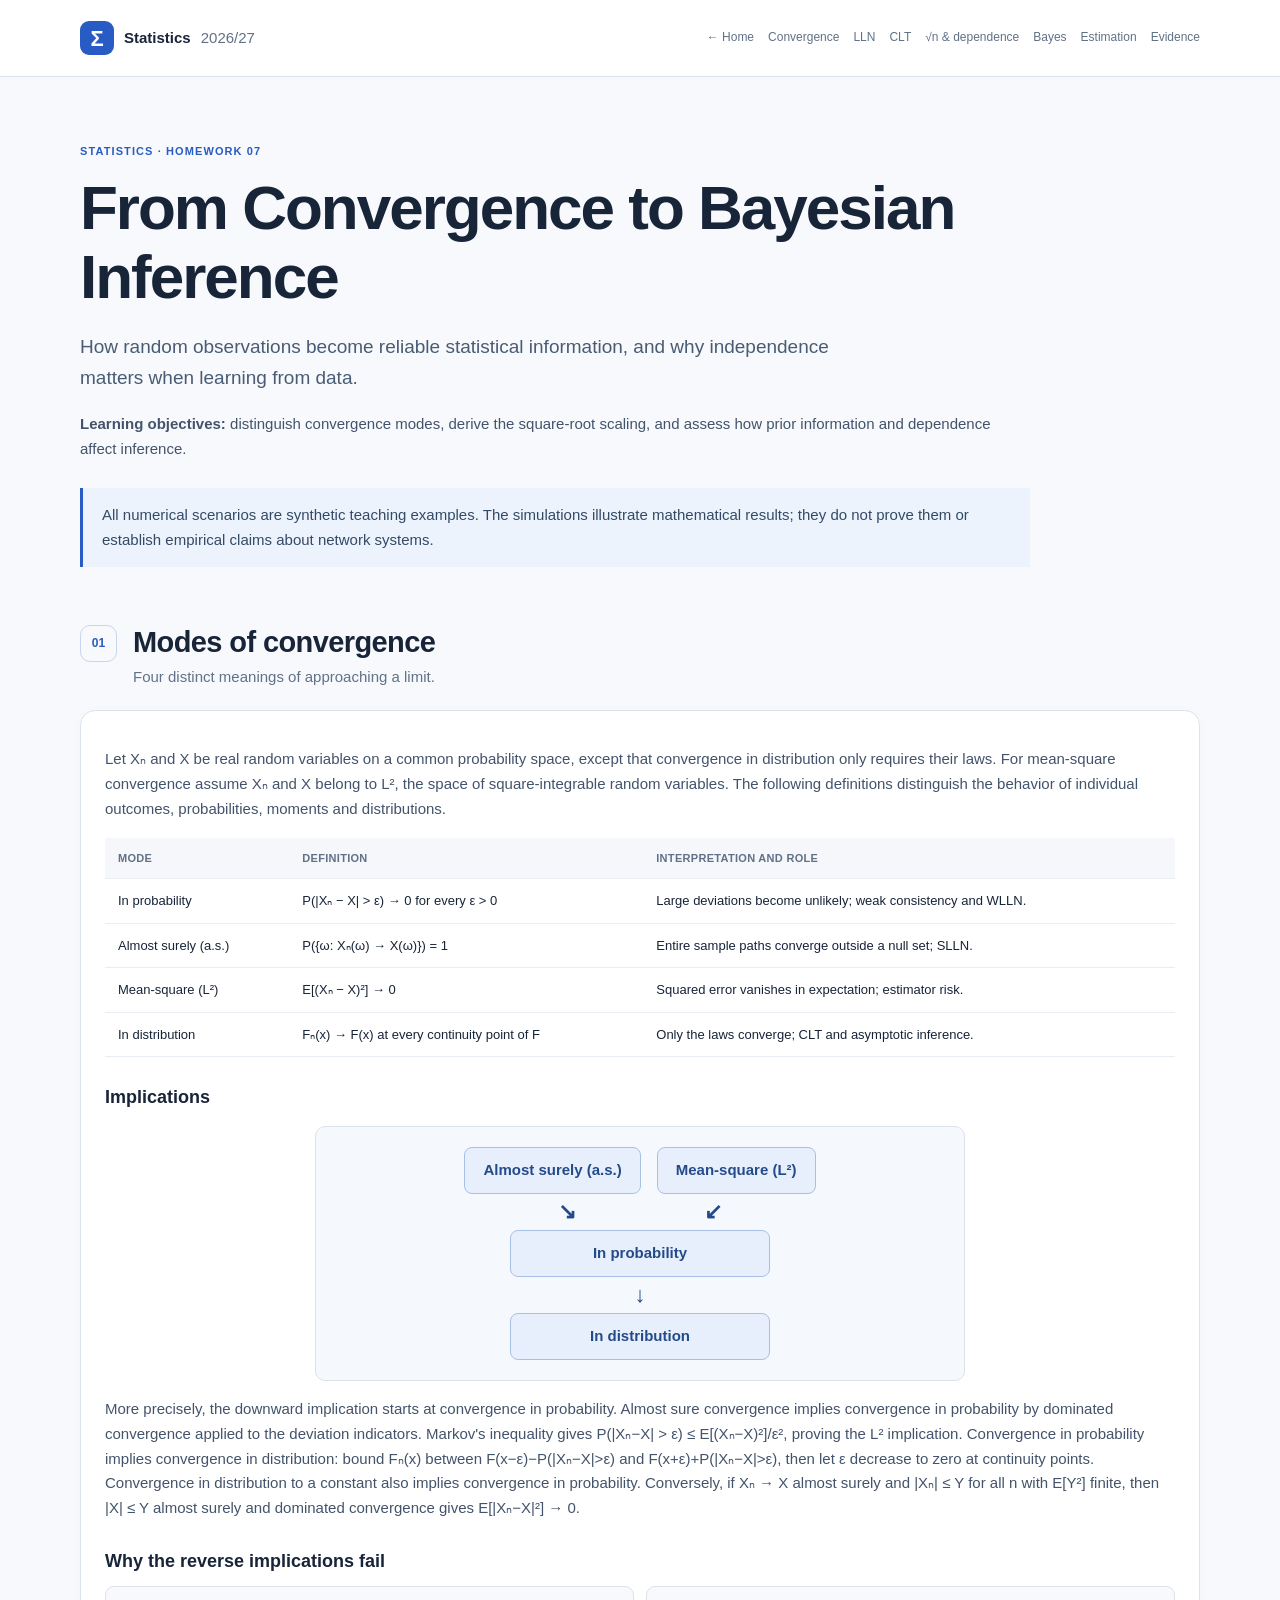
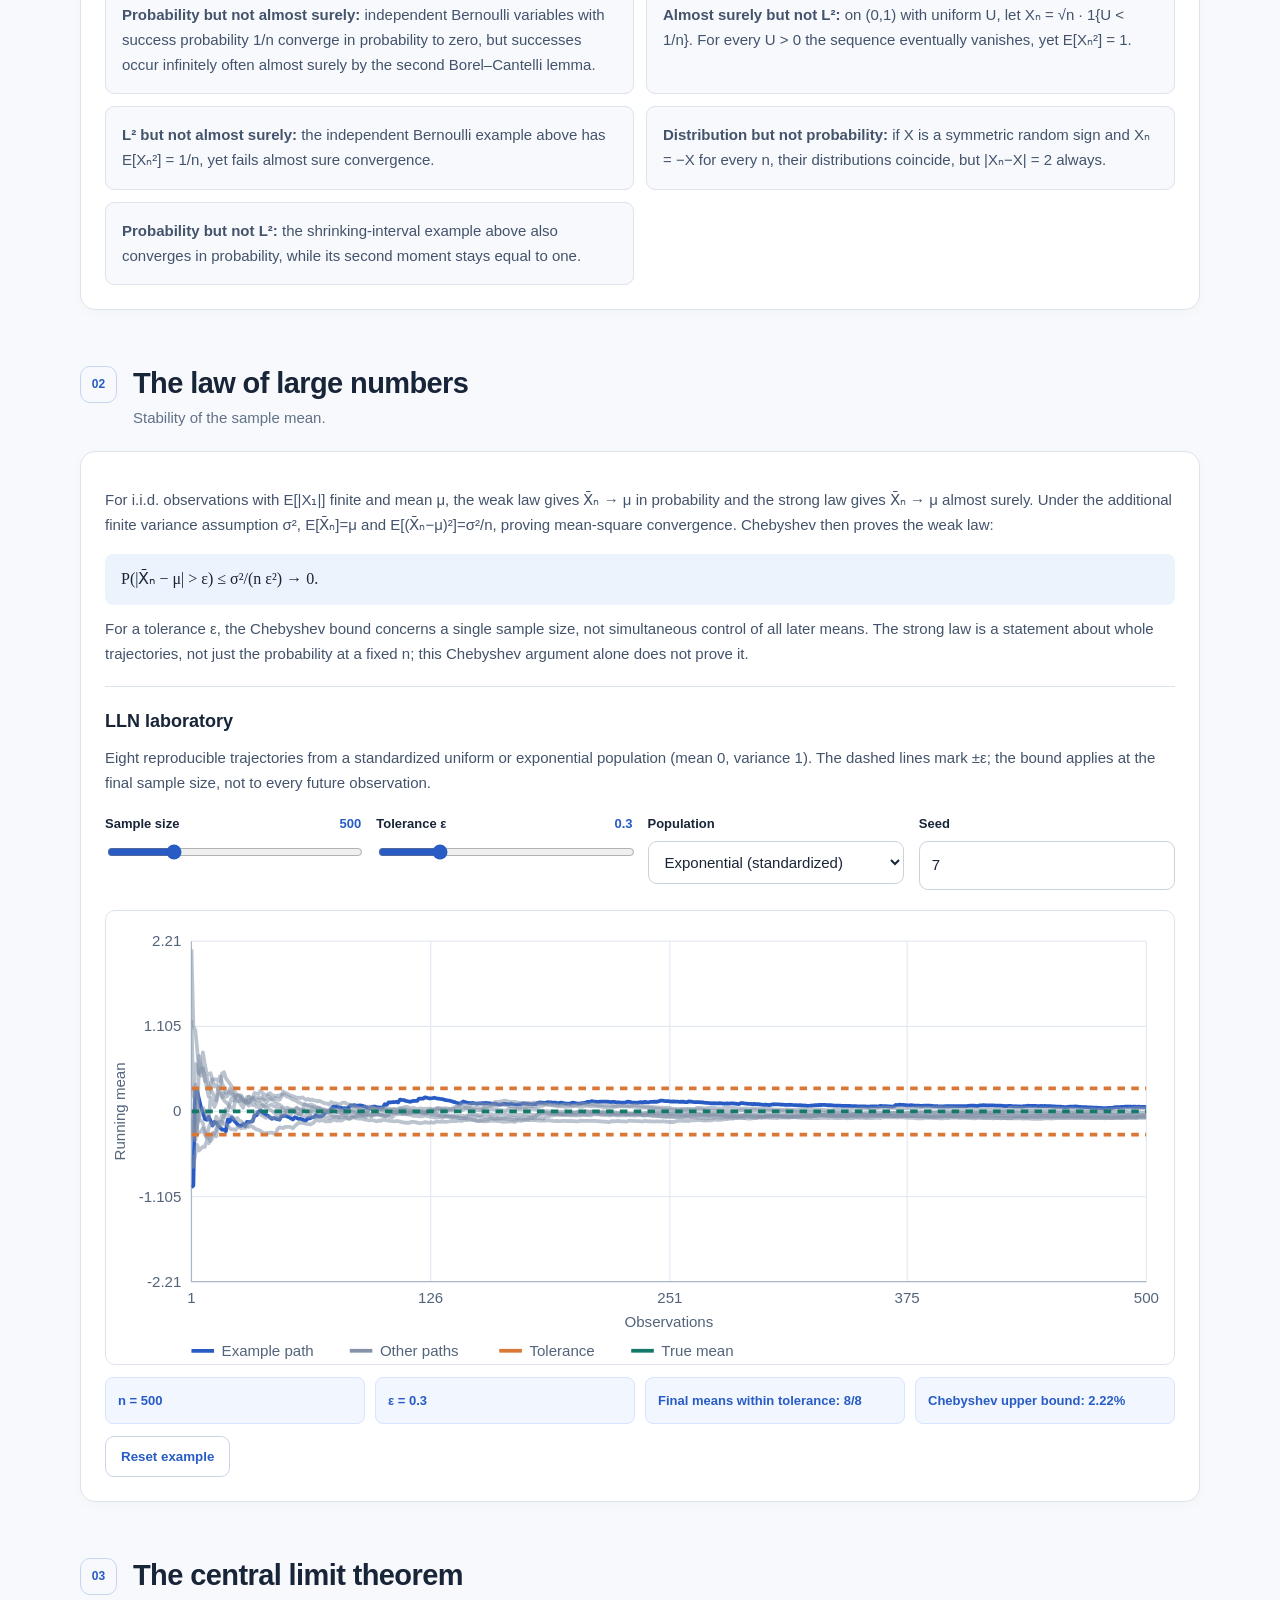
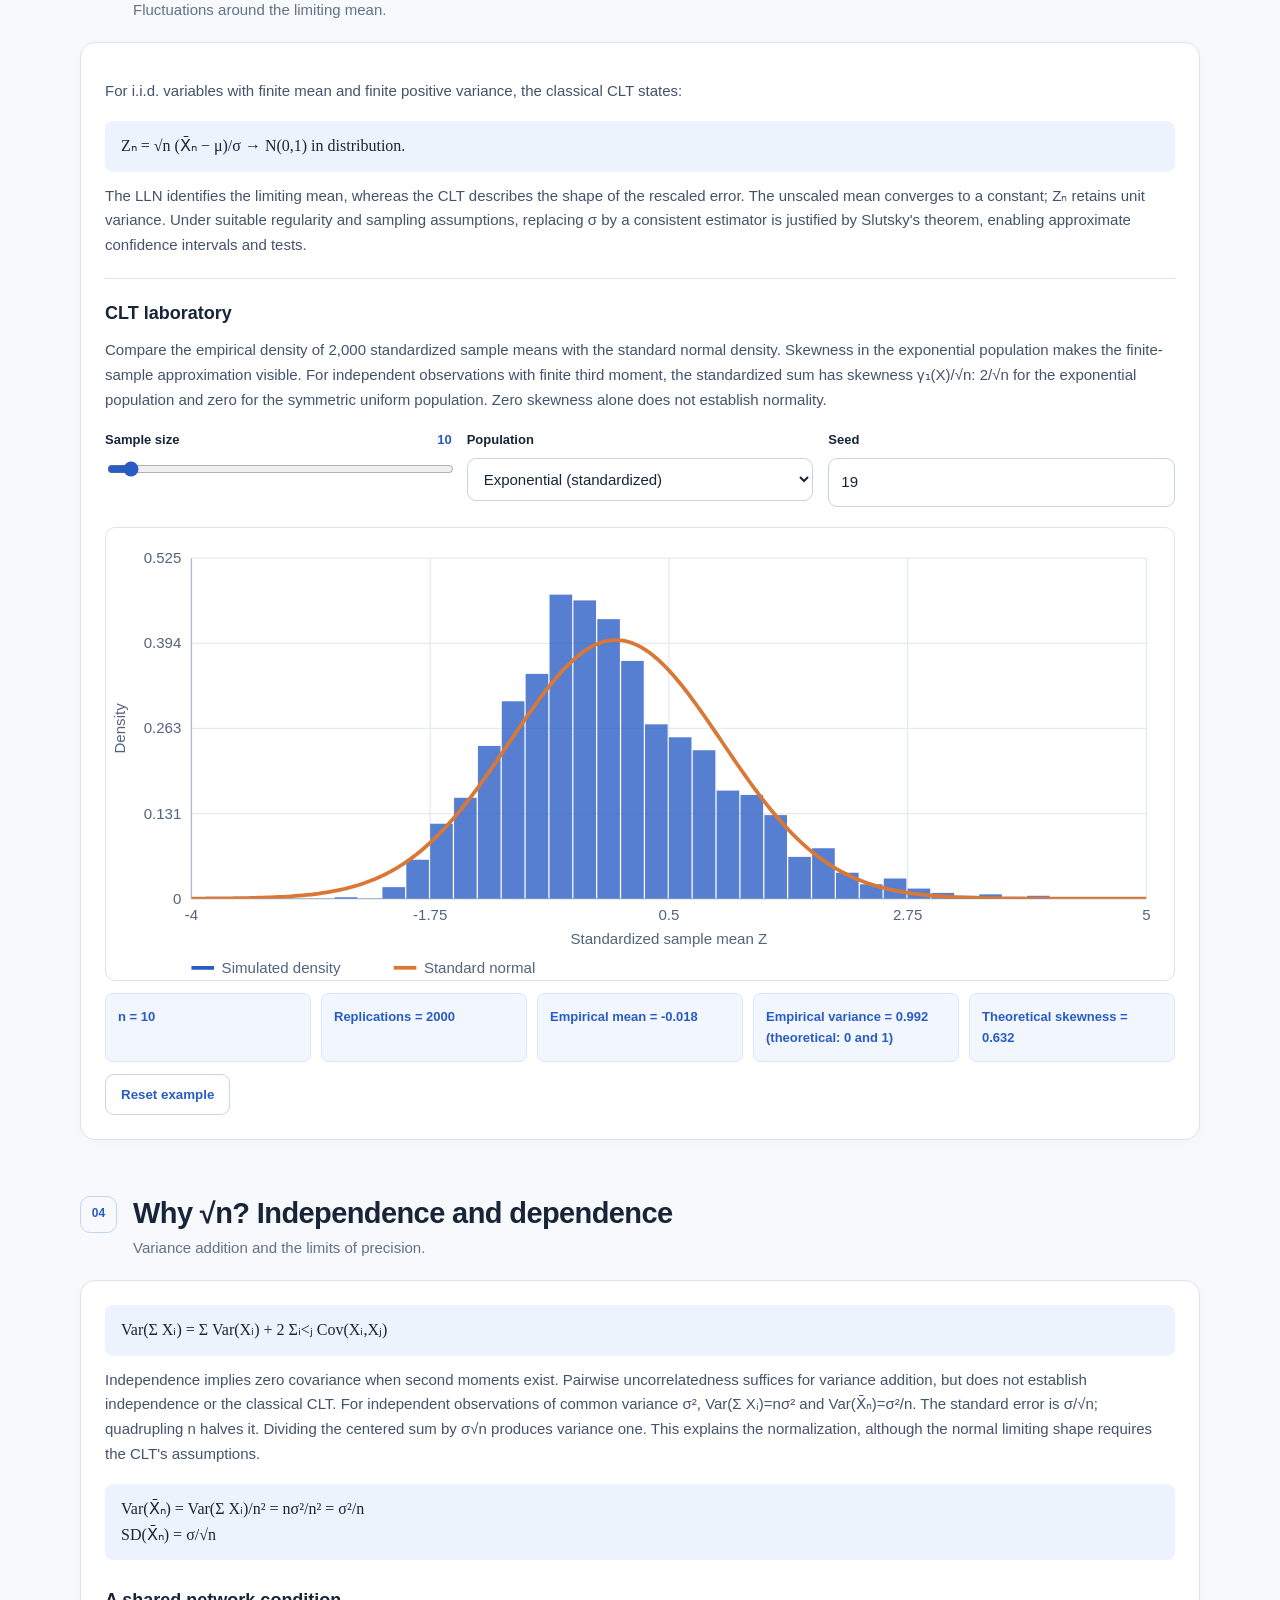
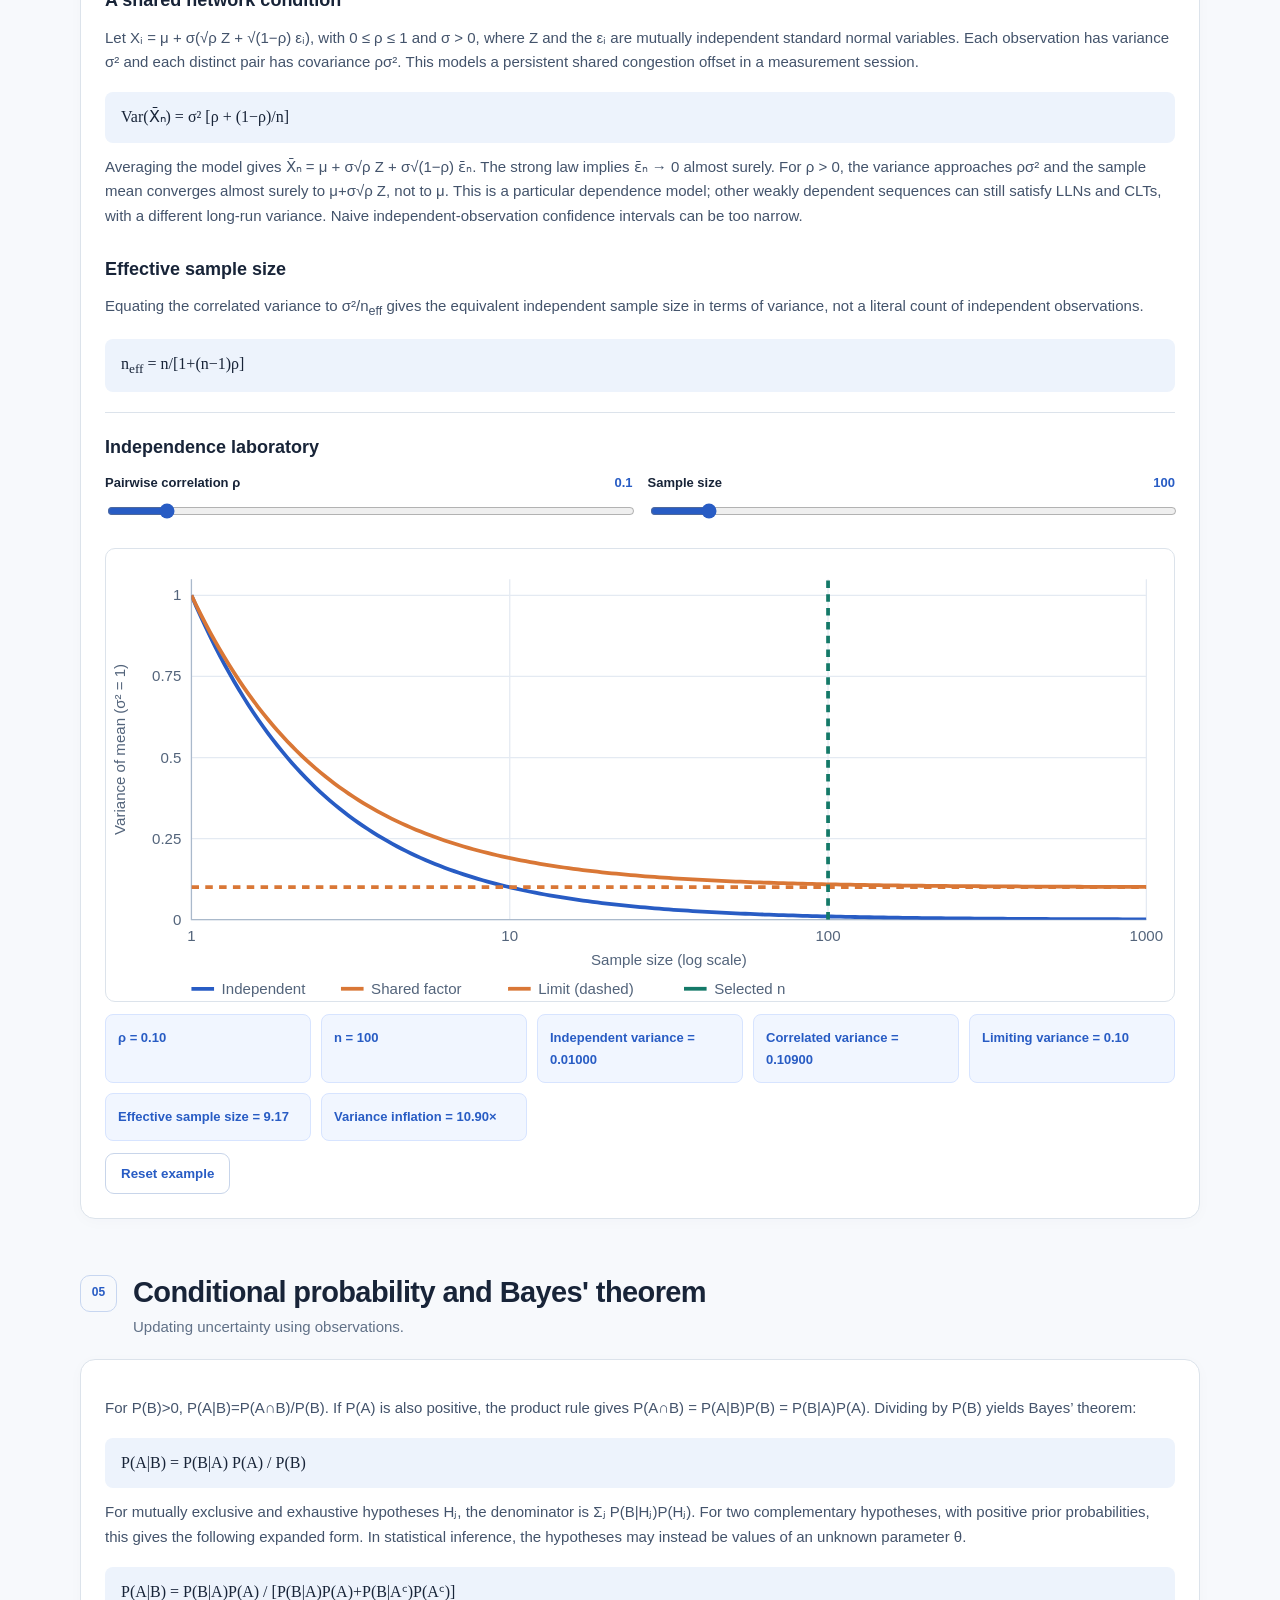
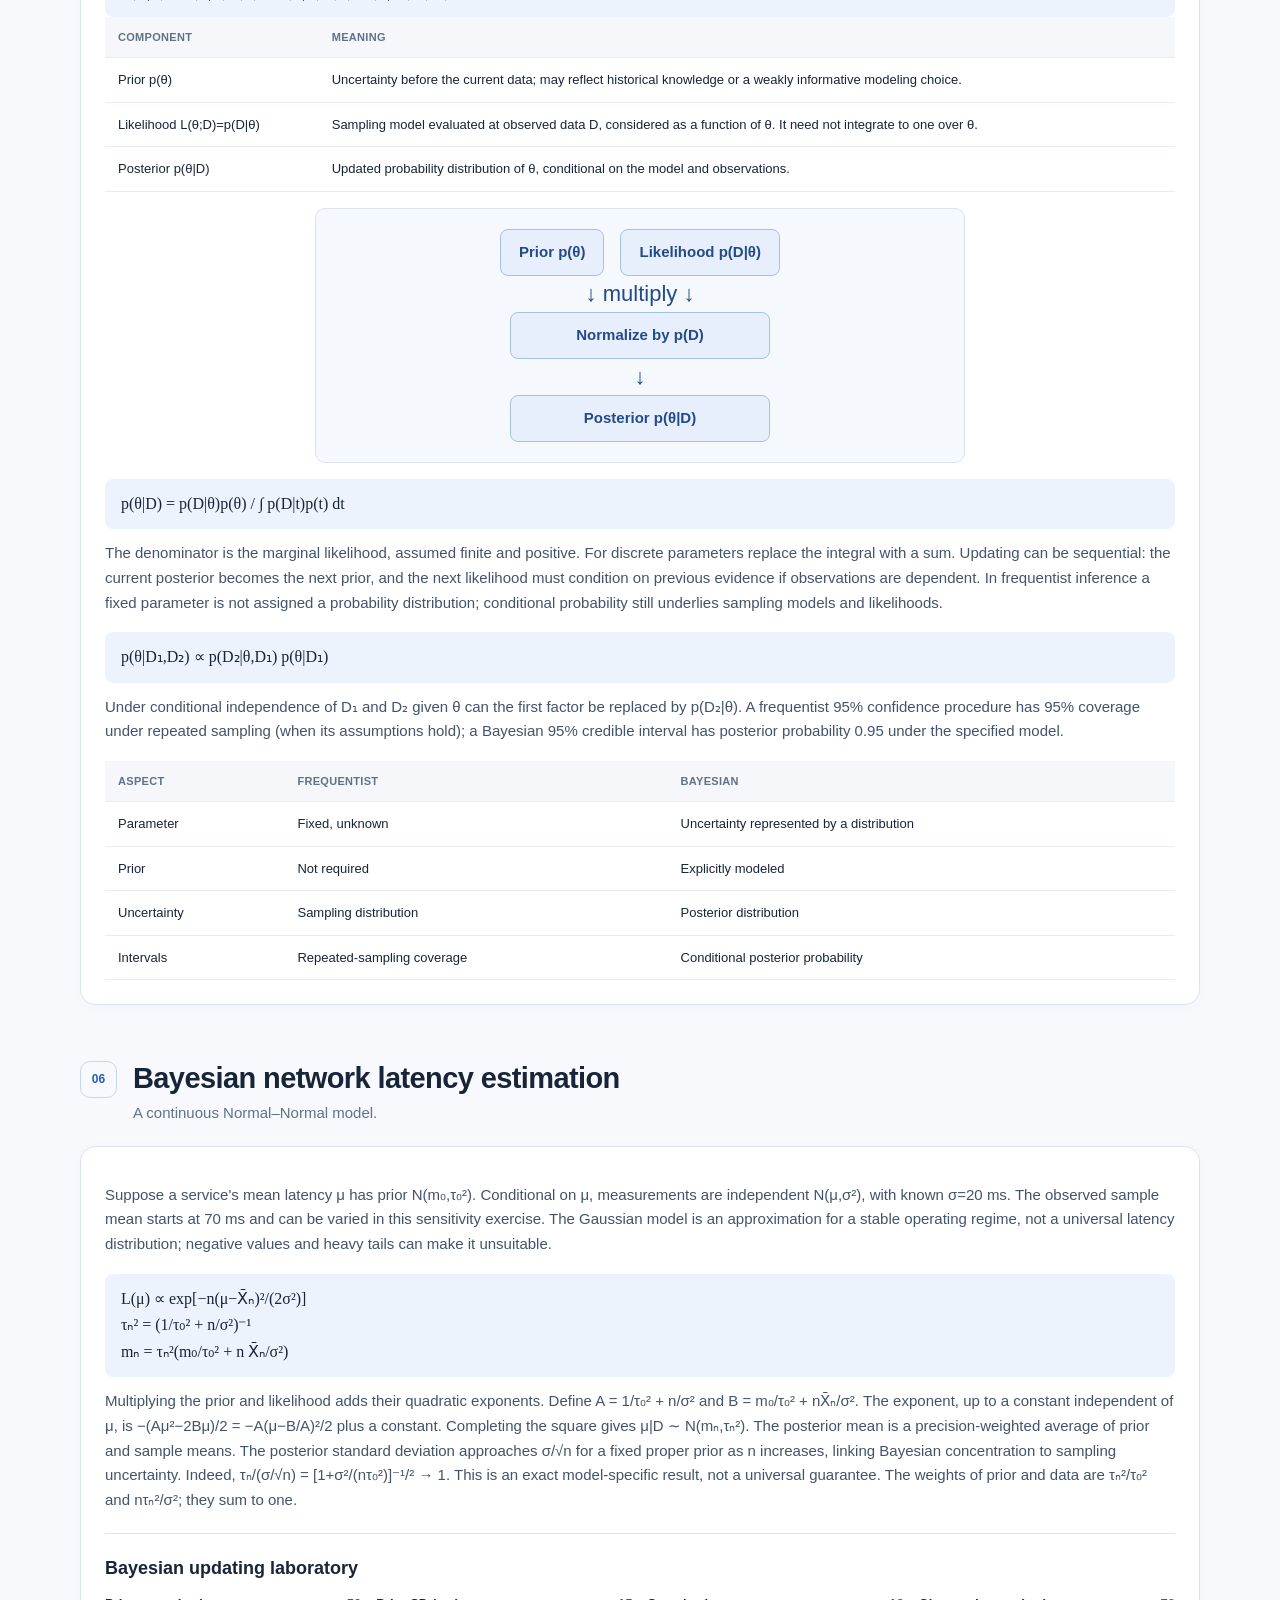
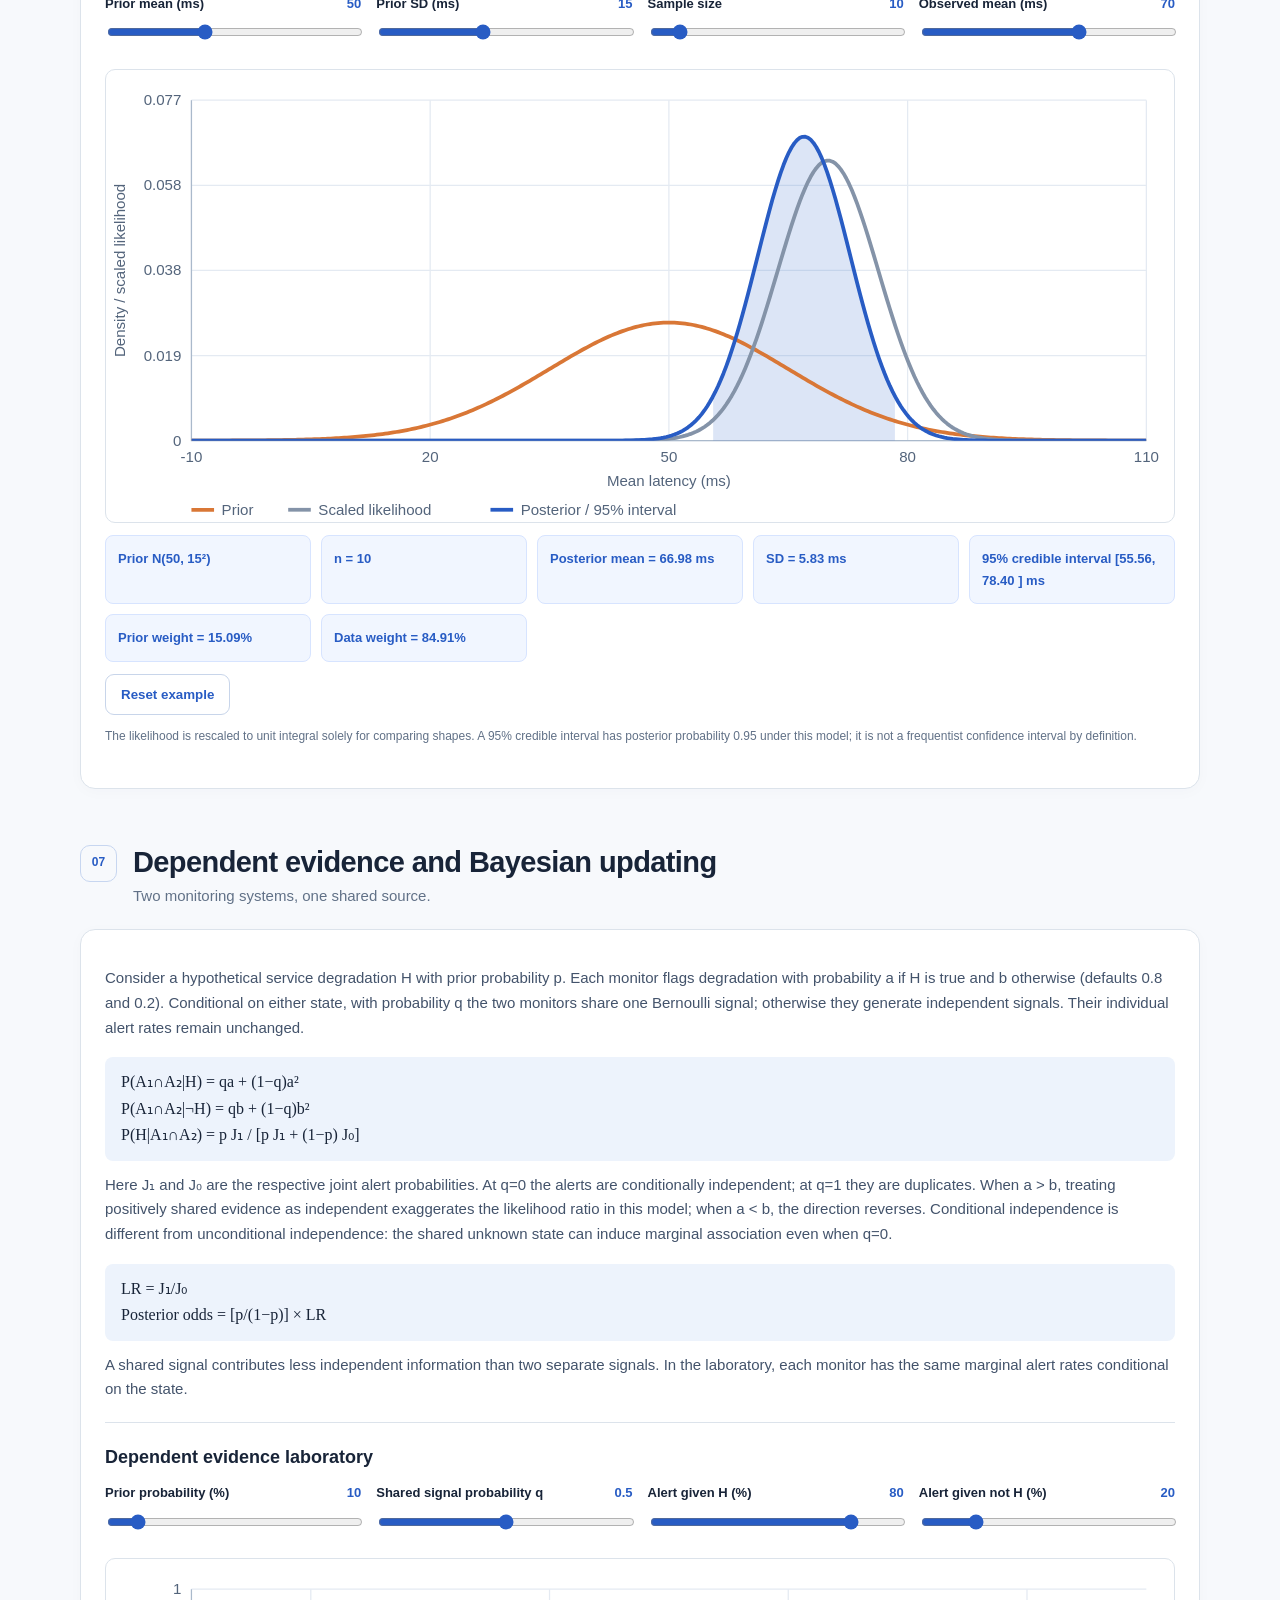
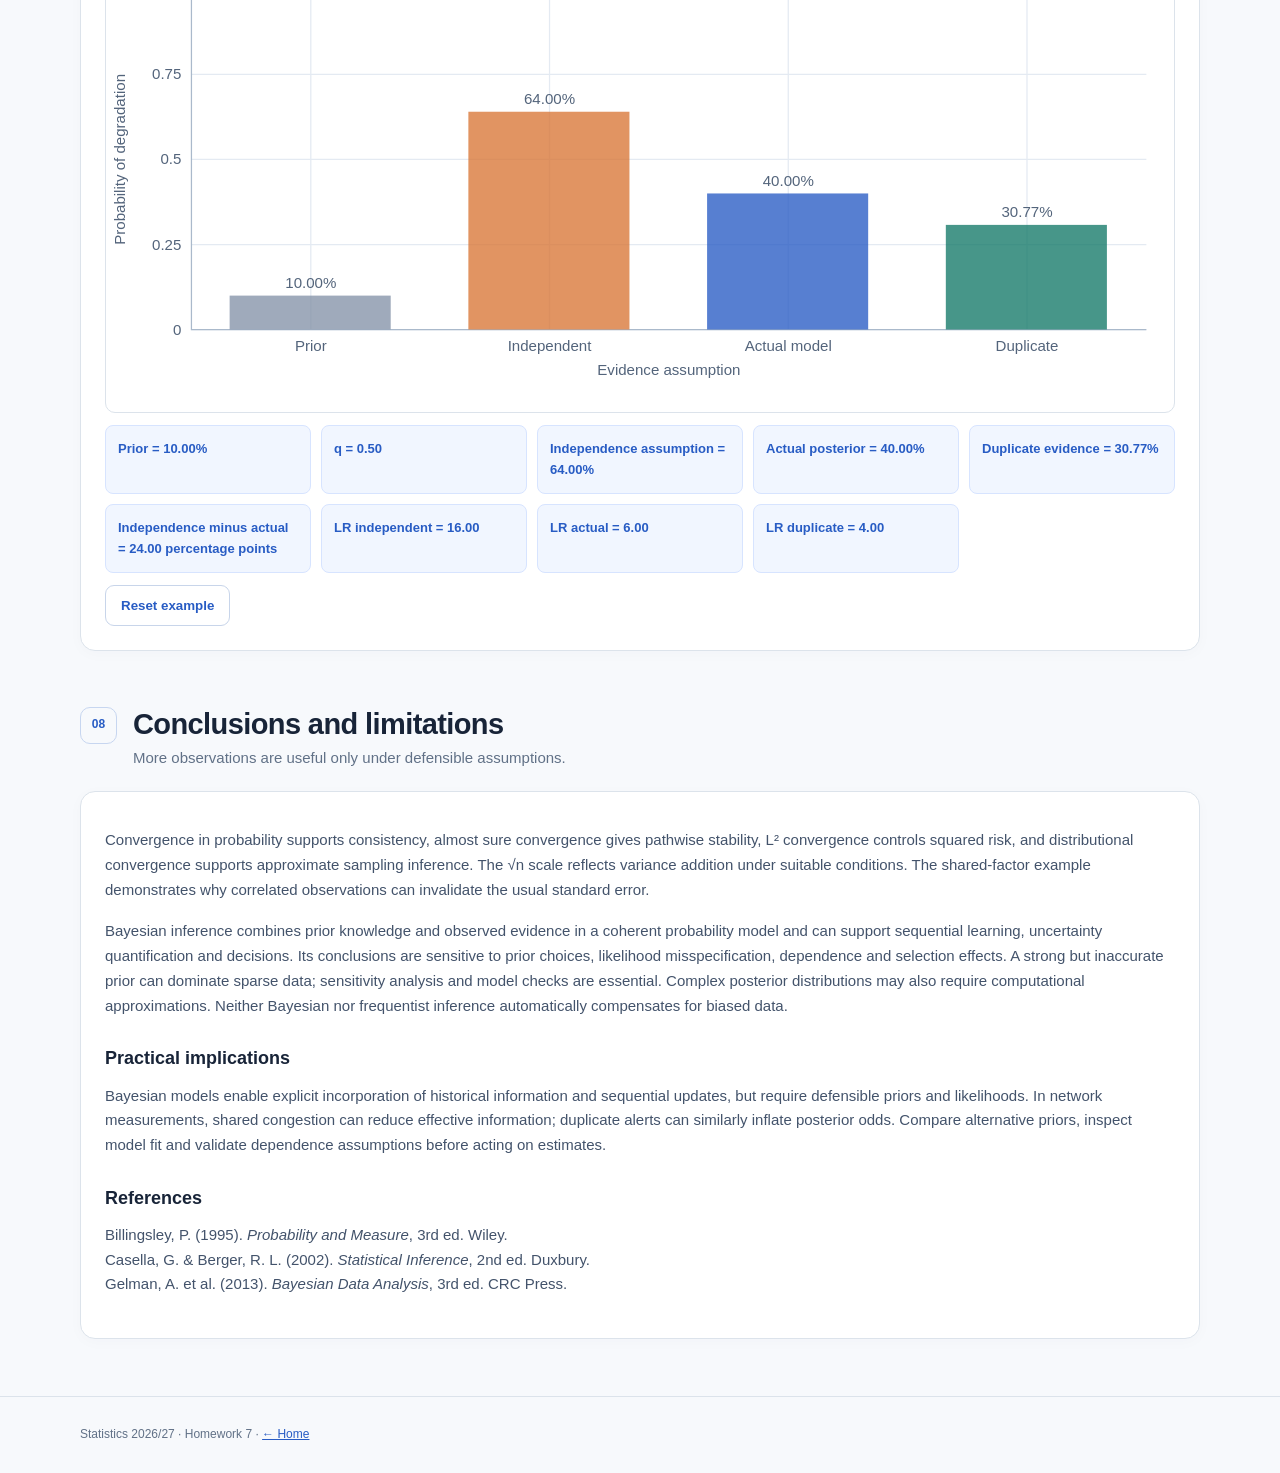
<file: homework-7/index.html>
<!doctype html><html lang="en"><head><meta charset="utf-8"><meta name="viewport" content="width=device-width,initial-scale=1"><title>Homework 7 | From Convergence to Bayesian Inference</title><link rel="stylesheet" href="style.css"><script defer src="script.js"></script></head><body>
<header class="site-header"><div class="wrap header-row"><a class="brand" href="../"><span class="brand-symbol">Σ</span> Statistics <span class="muted">2026/27</span></a><nav aria-label="Page sections"><a href="../">← Home</a><a href="#modes">Convergence</a><a href="#lln">LLN</a><a href="#clt">CLT</a><a href="#scale">√n &amp; dependence</a><a href="#bayes">Bayes</a><a href="#latency">Estimation</a><a href="#evidence">Evidence</a></nav></div></header>
<main class="wrap"><div class="hero"><div class="eyebrow">STATISTICS · HOMEWORK 07</div><h1>From Convergence to Bayesian Inference</h1><p class="lead">How random observations become reliable statistical information, and why independence matters when learning from data.</p><p class="objectives"><b>Learning objectives:</b> distinguish convergence modes, derive the square-root scaling, and assess how prior information and dependence affect inference.</p><div class="notice">All numerical scenarios are synthetic teaching examples. The simulations illustrate mathematical results; they do not prove them or establish empirical claims about network systems.</div></div>
<section class="section" id="modes"><div class="section-title"><span class="number">01</span><div><h2>Modes of convergence</h2><p>Four distinct meanings of approaching a limit.</p></div></div><div class="panel prose"><p>Let Xₙ and X be real random variables on a common probability space, except that convergence in distribution only requires their laws. For mean-square convergence assume Xₙ and X belong to L², the space of square-integrable random variables. The following definitions distinguish the behavior of individual outcomes, probabilities, moments and distributions.</p><div class="overflow"><table><thead><tr><th>Mode</th><th>Definition</th><th>Interpretation and role</th></tr></thead><tbody><tr><td>In probability</td><td>P(|Xₙ − X| &gt; ε) → 0 for every ε &gt; 0</td><td>Large deviations become unlikely; weak consistency and WLLN.</td></tr><tr><td>Almost surely (a.s.)</td><td>P({ω: Xₙ(ω) → X(ω)}) = 1</td><td>Entire sample paths converge outside a null set; SLLN.</td></tr><tr><td>Mean-square (L²)</td><td>E[(Xₙ − X)²] → 0</td><td>Squared error vanishes in expectation; estimator risk.</td></tr><tr><td>In distribution</td><td>Fₙ(x) → F(x) at every continuity point of F</td><td>Only the laws converge; CLT and asymptotic inference.</td></tr></tbody></table></div><h3>Implications</h3><div class="flowdiagram" role="img" aria-label="Almost sure and mean-square convergence each imply convergence in probability, which implies convergence in distribution"><div class="flowtop"><span>Almost surely (a.s.)</span><span>Mean-square (L²)</span></div><div class="flowtop arrows"><span>↘</span><span>↙</span></div><div class="flownode">In probability</div><div class="arrows">↓</div><div class="flownode">In distribution</div></div><p>More precisely, the downward implication starts at convergence in probability. Almost sure convergence implies convergence in probability by dominated convergence applied to the deviation indicators. Markov's inequality gives P(|Xₙ−X| &gt; ε) ≤ E[(Xₙ−X)²]/ε², proving the L² implication. Convergence in probability implies convergence in distribution: bound Fₙ(x) between F(x−ε)−P(|Xₙ−X|&gt;ε) and F(x+ε)+P(|Xₙ−X|&gt;ε), then let ε decrease to zero at continuity points. Convergence in distribution to a constant also implies convergence in probability. Conversely, if Xₙ → X almost surely and |Xₙ| ≤ Y for all n with E[Y²] finite, then |X| ≤ Y almost surely and dominated convergence gives E[|Xₙ−X|²] → 0.</p><h3>Why the reverse implications fail</h3><div class="examples"><p><b>Probability but not almost surely:</b> independent Bernoulli variables with success probability 1/n converge in probability to zero, but successes occur infinitely often almost surely by the second Borel–Cantelli lemma.</p><p><b>Almost surely but not L²:</b> on (0,1) with uniform U, let Xₙ = √n · 1{U &lt; 1/n}. For every U &gt; 0 the sequence eventually vanishes, yet E[Xₙ²] = 1.</p><p><b>L² but not almost surely:</b> the independent Bernoulli example above has E[Xₙ²] = 1/n, yet fails almost sure convergence.</p><p><b>Distribution but not probability:</b> if X is a symmetric random sign and Xₙ = −X for every n, their distributions coincide, but |Xₙ−X| = 2 always.</p><p><b>Probability but not L²:</b> the shrinking-interval example above also converges in probability, while its second moment stays equal to one.</p></div></div></section>
<section class="section" id="lln"><div class="section-title"><span class="number">02</span><div><h2>The law of large numbers</h2><p>Stability of the sample mean.</p></div></div><div class="panel prose"><p>For i.i.d. observations with E[|X₁|] finite and mean μ, the weak law gives X̄ₙ → μ in probability and the strong law gives X̄ₙ → μ almost surely. Under the additional finite variance assumption σ², E[X̄ₙ]=μ and E[(X̄ₙ−μ)²]=σ²/n, proving mean-square convergence. Chebyshev then proves the weak law:</p><div class="formula">P(|X̄ₙ − μ| &gt; ε) ≤ σ²/(n ε²) → 0.</div><p>For a tolerance ε, the Chebyshev bound concerns a single sample size, not simultaneous control of all later means. The strong law is a statement about whole trajectories, not just the probability at a fixed n; this Chebyshev argument alone does not prove it.</p><div class="lab"><h3>LLN laboratory</h3><p>Eight reproducible trajectories from a standardized uniform or exponential population (mean 0, variance 1). The dashed lines mark ±ε; the bound applies at the final sample size, not to every future observation.</p><div class="inputs"><div><label for="ln">Sample size</label><input id="ln" type="range" min="20" max="2000" step="20" value="500"></div><div><label for="le">Tolerance ε</label><input id="le" type="range" min="0.1" max="1" step="0.1" value="0.3"></div><div><label for="ld">Population</label><select id="ld"><option value="exp">Exponential (standardized)</option><option value="uniform">Uniform (standardized)</option></select></div><div><label for="ls">Seed</label><input id="ls" type="number" min="0" max="4294967295" value="7"></div></div><svg id="llplot" class="plot" viewBox="0 0 850 360" role="img" aria-label="Running means and tolerance bands"></svg><output id="llout" aria-live="polite"></output></div></div></section>
<section class="section" id="clt"><div class="section-title"><span class="number">03</span><div><h2>The central limit theorem</h2><p>Fluctuations around the limiting mean.</p></div></div><div class="panel prose"><p>For i.i.d. variables with finite mean and finite positive variance, the classical CLT states:</p><div class="formula">Zₙ = √n (X̄ₙ − μ)/σ → N(0,1) in distribution.</div><p>The LLN identifies the limiting mean, whereas the CLT describes the shape of the rescaled error. The unscaled mean converges to a constant; Zₙ retains unit variance. Under suitable regularity and sampling assumptions, replacing σ by a consistent estimator is justified by Slutsky's theorem, enabling approximate confidence intervals and tests.</p><div class="lab"><h3>CLT laboratory</h3><p>Compare the empirical density of 2,000 standardized sample means with the standard normal density. Skewness in the exponential population makes the finite-sample approximation visible. For independent observations with finite third moment, the standardized sum has skewness γ₁(X)/√n: 2/√n for the exponential population and zero for the symmetric uniform population. Zero skewness alone does not establish normality.</p><div class="inputs"><div><label for="cn">Sample size</label><input id="cn" type="range" min="1" max="200" value="10"></div><div><label for="cd">Population</label><select id="cd"><option value="exp">Exponential (standardized)</option><option value="uniform">Uniform (standardized)</option></select></div><div><label for="cs">Seed</label><input id="cs" type="number" min="0" max="4294967295" value="19"></div></div><svg id="clplot" class="plot" viewBox="0 0 850 360" role="img" aria-label="Sampling density compared with normal density"></svg><output id="clout" aria-live="polite"></output></div></div></section>
<section class="section" id="scale"><div class="section-title"><span class="number">04</span><div><h2>Why √n? Independence and dependence</h2><p>Variance addition and the limits of precision.</p></div></div><div class="panel prose"><div class="formula">Var(Σ Xᵢ) = Σ Var(Xᵢ) + 2 Σᵢ&lt;ⱼ Cov(Xᵢ,Xⱼ)</div><p>Independence implies zero covariance when second moments exist. Pairwise uncorrelatedness suffices for variance addition, but does not establish independence or the classical CLT. For independent observations of common variance σ², Var(Σ Xᵢ)=nσ² and Var(X̄ₙ)=σ²/n. The standard error is σ/√n; quadrupling n halves it. Dividing the centered sum by σ√n produces variance one. This explains the normalization, although the normal limiting shape requires the CLT's assumptions.</p><div class="formula">Var(X̄ₙ) = Var(Σ Xᵢ)/n² = nσ²/n² = σ²/n<br>SD(X̄ₙ) = σ/√n</div><h3>A shared network condition</h3><p>Let Xᵢ = μ + σ(√ρ Z + √(1−ρ) εᵢ), with 0 ≤ ρ ≤ 1 and σ &gt; 0, where Z and the εᵢ are mutually independent standard normal variables. Each observation has variance σ² and each distinct pair has covariance ρσ². This models a persistent shared congestion offset in a measurement session.</p><div class="formula">Var(X̄ₙ) = σ² [ρ + (1−ρ)/n]</div><p>Averaging the model gives X̄ₙ = μ + σ√ρ Z + σ√(1−ρ) ε̄ₙ. The strong law implies ε̄ₙ → 0 almost surely. For ρ &gt; 0, the variance approaches ρσ² and the sample mean converges almost surely to μ+σ√ρ Z, not to μ. This is a particular dependence model; other weakly dependent sequences can still satisfy LLNs and CLTs, with a different long-run variance. Naive independent-observation confidence intervals can be too narrow.</p><h3>Effective sample size</h3><p>Equating the correlated variance to σ²/n<sub>eff</sub> gives the equivalent independent sample size in terms of variance, not a literal count of independent observations.</p><div class="formula">n<sub>eff</sub> = n/[1+(n−1)ρ]</div><div class="lab"><h3>Independence laboratory</h3><div class="inputs"><div><label for="rho">Pairwise correlation ρ</label><input id="rho" type="range" min="0" max="1" step="0.01" value="0.1"></div><div><label for="dn">Sample size</label><input id="dn" type="range" min="1" max="1000" value="100"></div></div><svg id="deplot" class="plot" viewBox="0 0 850 360" role="img" aria-label="Variance of independent and correlated means"></svg><output id="deout" aria-live="polite"></output></div></div></section>
<section class="section" id="bayes"><div class="section-title"><span class="number">05</span><div><h2>Conditional probability and Bayes' theorem</h2><p>Updating uncertainty using observations.</p></div></div><div class="panel prose"><p>For P(B)&gt;0, P(A|B)=P(A∩B)/P(B). If P(A) is also positive, the product rule gives P(A∩B) = P(A|B)P(B) = P(B|A)P(A). Dividing by P(B) yields Bayes’ theorem:</p><div class="formula">P(A|B) = P(B|A) P(A) / P(B)</div><p>For mutually exclusive and exhaustive hypotheses Hⱼ, the denominator is Σⱼ P(B|Hⱼ)P(Hⱼ). For two complementary hypotheses, with positive prior probabilities, this gives the following expanded form. In statistical inference, the hypotheses may instead be values of an unknown parameter θ.</p><div class="formula">P(A|B) = P(B|A)P(A) / [P(B|A)P(A)+P(B|Aᶜ)P(Aᶜ)]</div><div class="overflow"><table><thead><tr><th>Component</th><th>Meaning</th></tr></thead><tbody><tr><td>Prior p(θ)</td><td>Uncertainty before the current data; may reflect historical knowledge or a weakly informative modeling choice.</td></tr><tr><td>Likelihood L(θ;D)=p(D|θ)</td><td>Sampling model evaluated at observed data D, considered as a function of θ. It need not integrate to one over θ.</td></tr><tr><td>Posterior p(θ|D)</td><td>Updated probability distribution of θ, conditional on the model and observations.</td></tr></tbody></table></div><div class="flowdiagram"><div class="flowtop"><span>Prior p(θ)</span><span>Likelihood p(D|θ)</span></div><div class="arrows">↓ multiply ↓</div><div class="flownode">Normalize by p(D)</div><div class="arrows">↓</div><div class="flownode">Posterior p(θ|D)</div></div><div class="formula">p(θ|D) = p(D|θ)p(θ) / ∫ p(D|t)p(t) dt</div><p>The denominator is the marginal likelihood, assumed finite and positive. For discrete parameters replace the integral with a sum. Updating can be sequential: the current posterior becomes the next prior, and the next likelihood must condition on previous evidence if observations are dependent. In frequentist inference a fixed parameter is not assigned a probability distribution; conditional probability still underlies sampling models and likelihoods.</p><div class="formula">p(θ|D₁,D₂) ∝ p(D₂|θ,D₁) p(θ|D₁)</div><p>Under conditional independence of D₁ and D₂ given θ can the first factor be replaced by p(D₂|θ). A frequentist 95% confidence procedure has 95% coverage under repeated sampling (when its assumptions hold); a Bayesian 95% credible interval has posterior probability 0.95 under the specified model.</p><div class="overflow"><table><thead><tr><th>Aspect</th><th>Frequentist</th><th>Bayesian</th></tr></thead><tbody><tr><td>Parameter</td><td>Fixed, unknown</td><td>Uncertainty represented by a distribution</td></tr><tr><td>Prior</td><td>Not required</td><td>Explicitly modeled</td></tr><tr><td>Uncertainty</td><td>Sampling distribution</td><td>Posterior distribution</td></tr><tr><td>Intervals</td><td>Repeated-sampling coverage</td><td>Conditional posterior probability</td></tr></tbody></table></div></div></section>
<section class="section" id="latency"><div class="section-title"><span class="number">06</span><div><h2>Bayesian network latency estimation</h2><p>A continuous Normal–Normal model.</p></div></div><div class="panel prose"><p>Suppose a service's mean latency μ has prior N(m₀,τ₀²). Conditional on μ, measurements are independent N(μ,σ²), with known σ=20 ms. The observed sample mean starts at 70 ms and can be varied in this sensitivity exercise. The Gaussian model is an approximation for a stable operating regime, not a universal latency distribution; negative values and heavy tails can make it unsuitable.</p><div class="formula">L(μ) ∝ exp[−n(μ−X̄ₙ)²/(2σ²)]<br>τₙ² = (1/τ₀² + n/σ²)⁻¹<br>mₙ = τₙ²(m₀/τ₀² + n X̄ₙ/σ²)</div><p>Multiplying the prior and likelihood adds their quadratic exponents. Define A = 1/τ₀² + n/σ² and B = m₀/τ₀² + nX̄ₙ/σ². The exponent, up to a constant independent of μ, is −(Aμ²−2Bμ)/2 = −A(μ−B/A)²/2 plus a constant. Completing the square gives μ|D ∼ N(mₙ,τₙ²). The posterior mean is a precision-weighted average of prior and sample means. The posterior standard deviation approaches σ/√n for a fixed proper prior as n increases, linking Bayesian concentration to sampling uncertainty. Indeed, τₙ/(σ/√n) = [1+σ²/(nτ₀²)]⁻¹/² → 1. This is an exact model-specific result, not a universal guarantee. The weights of prior and data are τₙ²/τ₀² and nτₙ²/σ²; they sum to one.</p><div class="lab"><h3>Bayesian updating laboratory</h3><div class="inputs"><div><label for="bm">Prior mean (ms)</label><input id="bm" type="range" min="20" max="100" value="50"></div><div><label for="bt">Prior SD (ms)</label><input id="bt" type="range" min="5" max="30" value="15"></div><div><label for="bn">Sample size</label><input id="bn" type="range" min="1" max="100" value="10"></div><div><label for="bx">Observed mean (ms)</label><input id="bx" type="range" min="20" max="100" value="70"></div></div><svg id="bplot" class="plot" viewBox="0 0 850 360" role="img" aria-label="Prior, scaled likelihood and posterior densities"></svg><output id="bout" aria-live="polite"></output><p class="note">The likelihood is rescaled to unit integral solely for comparing shapes. A 95% credible interval has posterior probability 0.95 under this model; it is not a frequentist confidence interval by definition.</p></div></div></section>
<section class="section" id="evidence"><div class="section-title"><span class="number">07</span><div><h2>Dependent evidence and Bayesian updating</h2><p>Two monitoring systems, one shared source.</p></div></div><div class="panel prose"><p>Consider a hypothetical service degradation H with prior probability p. Each monitor flags degradation with probability a if H is true and b otherwise (defaults 0.8 and 0.2). Conditional on either state, with probability q the two monitors share one Bernoulli signal; otherwise they generate independent signals. Their individual alert rates remain unchanged.</p><div class="formula">P(A₁∩A₂|H) = qa + (1−q)a²<br>P(A₁∩A₂|¬H) = qb + (1−q)b²<br>P(H|A₁∩A₂) = p J₁ / [p J₁ + (1−p) J₀]</div><p>Here J₁ and J₀ are the respective joint alert probabilities. At q=0 the alerts are conditionally independent; at q=1 they are duplicates. When a &gt; b, treating positively shared evidence as independent exaggerates the likelihood ratio in this model; when a &lt; b, the direction reverses. Conditional independence is different from unconditional independence: the shared unknown state can induce marginal association even when q=0.</p><div class="formula">LR = J₁/J₀<br>Posterior odds = [p/(1−p)] × LR</div><p>A shared signal contributes less independent information than two separate signals. In the laboratory, each monitor has the same marginal alert rates conditional on the state.</p><div class="lab"><h3>Dependent evidence laboratory</h3><div class="inputs"><div><label for="ep">Prior probability (%)</label><input id="ep" type="range" min="1" max="99" value="10"></div><div><label for="eq">Shared signal probability q</label><input id="eq" type="range" min="0" max="1" step="0.01" value="0.5"></div><div><label for="ea">Alert given H (%)</label><input id="ea" type="range" min="1" max="99" value="80"></div><div><label for="eb">Alert given not H (%)</label><input id="eb" type="range" min="1" max="99" value="20"></div></div><svg id="eplot" class="plot" viewBox="0 0 850 360" role="img" aria-label="Posterior probabilities under alternative evidence assumptions"></svg><output id="eout" aria-live="polite"></output></div></div></section>
<section class="section" id="conclusion"><div class="section-title"><span class="number">08</span><div><h2>Conclusions and limitations</h2><p>More observations are useful only under defensible assumptions.</p></div></div><div class="panel prose"><p>Convergence in probability supports consistency, almost sure convergence gives pathwise stability, L² convergence controls squared risk, and distributional convergence supports approximate sampling inference. The √n scale reflects variance addition under suitable conditions. The shared-factor example demonstrates why correlated observations can invalidate the usual standard error.</p><p>Bayesian inference combines prior knowledge and observed evidence in a coherent probability model and can support sequential learning, uncertainty quantification and decisions. Its conclusions are sensitive to prior choices, likelihood misspecification, dependence and selection effects. A strong but inaccurate prior can dominate sparse data; sensitivity analysis and model checks are essential. Complex posterior distributions may also require computational approximations. Neither Bayesian nor frequentist inference automatically compensates for biased data.</p><h3>Practical implications</h3><p>Bayesian models enable explicit incorporation of historical information and sequential updates, but require defensible priors and likelihoods. In network measurements, shared congestion can reduce effective information; duplicate alerts can similarly inflate posterior odds. Compare alternative priors, inspect model fit and validate dependence assumptions before acting on estimates.</p><h3>References</h3><p>Billingsley, P. (1995). <i>Probability and Measure</i>, 3rd ed. Wiley.<br>Casella, G. &amp; Berger, R. L. (2002). <i>Statistical Inference</i>, 2nd ed. Duxbury.<br>Gelman, A. et al. (2013). <i>Bayesian Data Analysis</i>, 3rd ed. CRC Press.</p></div></section></main><footer class="footer"><div class="wrap">Statistics 2026/27 · Homework 7 · <a href="../">← Home</a></div></footer></body></html>
</file>
<file: homework-1/style.css>
:root{--bg:#f7f8fb;--paper:#fff;--ink:#182438;--muted:#617187;--stroke:#dce3eb;--accent:#285cc4;--pale:#ecf2ff;--green:#168b83;--radius:15px}*{box-sizing:border-box}html{scroll-behavior:smooth}body{margin:0;background:var(--bg);color:var(--ink);font:15px/1.6 -apple-system,BlinkMacSystemFont,"Segoe UI",Arial,sans-serif}.wrap{width:min(1120px,calc(100% - 42px));margin:auto}a{color:var(--accent)}a:hover{text-decoration:none}.site-header{background:#fff;border-bottom:1px solid var(--stroke)}.header-row{display:flex;align-items:center;justify-content:space-between;gap:22px;min-height:76px}.brand{font-weight:740;display:flex;align-items:center;gap:12px;text-decoration:none;color:var(--ink);letter-spacing:-.3px}.brand-symbol{background:var(--accent);color:white;display:grid;place-items:center;border-radius:9px;width:34px;height:34px;font-size:22px}.brand-muted{color:var(--muted);font-weight:500}.site-header nav{display:flex;flex-wrap:wrap;gap:24px}.site-header nav a{font-size:13px;color:var(--muted);text-decoration:none}.site-header nav a:hover{color:var(--accent)}.hero{padding:65px 0 43px;max-width:930px}.eyebrow,.small-label{color:var(--muted);font-size:11px;font-weight:760;letter-spacing:1.2px}.eyebrow{color:var(--accent)}h1{font-size:clamp(40px,6vw,67px);letter-spacing:-2.7px;line-height:1.08;margin:15px 0 18px;font-weight:760}.lead{max-width:750px;font-size:19px;color:#485a71;line-height:1.57;margin:0}.hero-note{max-width:900px;border-left:3px solid var(--accent);background:#eff3fa;margin-top:28px;padding:16px 20px;color:#40516b;font-size:14px}.section{padding:22px 0 40px;scroll-margin-top:20px}.section-heading{display:flex;gap:17px;align-items:flex-start;margin:10px 0 23px}.section-no{display:grid;place-items:center;width:37px;height:37px;border:1px solid #c7d6f0;border-radius:10px;color:var(--accent);font-weight:750;font-size:12px;flex:none}.section-heading h2{font-size:29px;line-height:1.2;letter-spacing:-.8px;margin:1px 0 5px}.section-heading p,.steps-title p,.stats-controls p{margin:0;color:var(--muted)}.equation-card{display:grid;grid-template-columns:1.35fr 1fr 1fr;gap:20px;padding:22px 25px;border-radius:var(--radius);background:#152940;color:#fff;margin-bottom:20px}.equation-card .small-label{color:#aebfdb}.equation{font-size:23px;letter-spacing:-.5px;font-weight:650;margin-top:7px}.equation span{font-size:16px;color:#cfdbec}.columns{display:grid;grid-template-columns:1fr 1.07fr;gap:19px}.panel{background:var(--paper);border:1px solid var(--stroke);border-radius:var(--radius);padding:24px;min-width:0;box-shadow:0 3px 15px rgba(30,45,75,.025)}.panel h3{font-size:18px;letter-spacing:-.3px;line-height:1.35;margin:0 0 18px}.panel label{display:block;font-weight:670;font-size:14px;margin-bottom:9px}.subtle{font-weight:400;color:var(--muted)}.input-row{display:flex;gap:10px}.input-row input{min-width:0;flex:1;width:20px;padding:11px 13px;border-radius:9px;border:1px solid #c9d3e0;font:inherit}.button{border-radius:9px;font:700 13px/1.3 inherit;font-family:inherit;font-size:13px;font-weight:700;cursor:pointer;padding:11px 16px;border:1px solid transparent}.button:focus-visible,input:focus-visible,select:focus-visible{outline:3px solid #a0bdf4;outline-offset:2px}.primary{background:var(--accent);color:white}.primary:hover{background:#1e4fac}.secondary{background:var(--pale);color:var(--accent)}.quiet{background:#fff;color:var(--muted);border-color:var(--stroke)}.button:disabled{opacity:.5;cursor:not-allowed}.field-help,.plot-caption,.footnote{font-size:12px;line-height:1.6;color:var(--muted)}.result{background:#f1f6ff;border:1px solid #d7e4ff;border-radius:12px;padding:20px;margin:23px 0 15px}.result-point{font-size:36px;font-weight:760;letter-spacing:-1px;margin:4px 0}.result p{margin:0;font-size:13px;color:var(--muted)}.animation-row{display:flex;align-items:center;gap:8px;flex-wrap:wrap;margin-top:10px}.animation-row label.speed-label{margin:0 0 0 auto;font-size:12px;color:var(--muted)}select{background:#fff;border:1px solid var(--stroke);padding:9px 7px;border-radius:8px;color:var(--ink)}.plot-heading,.steps-title{display:flex;justify-content:space-between;align-items:center;gap:15px}.plot-heading h3{margin-bottom:4px}.plot-key{font-size:12px;color:var(--muted)}.plot-key i{display:inline-block;width:9px;height:9px;border-radius:50%;background:#265fc4;margin-right:5px}.plot-panel svg{width:100%;height:auto;display:block;margin:6px auto}.plot-caption{margin-bottom:0}.steps-panel{margin-top:19px}.steps-title{margin-bottom:17px}.steps-title h3{margin-bottom:4px}.pill{background:var(--pale);border-radius:99px;color:var(--accent);font-weight:700;padding:5px 11px;white-space:nowrap;font-size:12px}.table-scroll{overflow-x:auto}table{width:100%;border-collapse:collapse;text-align:left;min-width:430px}th{font-size:11px;text-transform:uppercase;letter-spacing:.7px;color:var(--muted);background:#f5f7fa;font-weight:760}th,td{padding:11px 13px;border-bottom:1px solid #e8edf3}td{font-size:13px;font-variant-numeric:tabular-nums}tbody tr:last-child td{border-bottom:0}tbody tr.current{background:#ecf2ff}.footnote{margin:14px 0 0}.stats-controls{display:flex;align-items:center;justify-content:space-between;gap:20px;margin-bottom:18px}.stats-controls h3{margin:0 0 5px}.metric-grid{display:grid;grid-template-columns:repeat(4,minmax(0,1fr));gap:14px;margin-bottom:18px}.metric{border-radius:13px;border:1px solid var(--stroke);background:#fff;padding:18px}.metric strong{display:block;font-size:30px;letter-spacing:-1px;margin:4px 0 0}.metric>span:last-child{display:block;color:var(--muted);font-size:12px}.chart-grid{display:grid;grid-template-columns:1fr 1fr;gap:18px;margin-bottom:18px}.chart-desc{font-size:13px;color:var(--muted);margin:-9px 0 12px;min-height:42px}.chart-host svg{width:100%;height:auto}.stats-panel h3{margin-bottom:14px}.analysis-text{display:grid;grid-template-columns:1fr 1fr;gap:15px;margin-top:18px}.analysis-text p{background:#f7f9fd;border-radius:10px;padding:15px;font-size:13px;margin:0}.prose-grid{display:grid;grid-template-columns:1fr 1fr;gap:18px}.prose h3{margin:0 0 8px;font-size:16px}.prose h3:not(:first-child){margin-top:25px}.prose p{margin:0;color:#425269;font-size:14px;line-height:1.75}.notice{background:#edf3fc;border-left:3px solid var(--accent);margin-top:18px;padding:17px 20px;color:#334a66}.references ol{margin:0;padding:0 0 0 24px;color:#43536b}.references li{padding:7px 0}.footer{border-top:1px solid var(--stroke);padding:26px 0;margin-top:36px;color:var(--muted);font-size:12px}@media(max-width:850px){.columns,.chart-grid,.prose-grid{grid-template-columns:1fr}.equation-card{grid-template-columns:1fr 1fr}.metric-grid{grid-template-columns:1fr 1fr}.site-header nav{gap:12px}.analysis-text{grid-template-columns:1fr}}@media(max-width:560px){.wrap{width:min(100% - 26px,1120px)}.header-row{align-items:flex-start;flex-direction:column;padding:15px 0;gap:12px}.site-header nav{gap:15px}.hero{padding:42px 0 22px}h1{letter-spacing:-1.6px}.lead{font-size:17px}.equation-card{grid-template-columns:1fr}.equation{font-size:22px}.panel{padding:17px}.stats-controls{align-items:flex-start;flex-direction:column}.metric-grid{gap:9px}.metric{padding:12px}.metric strong{font-size:27px}.animation-row label.speed-label{margin-left:0}.section-heading h2{font-size:25px}}

.hamming-panel{margin-top:18px}.hamming-panel .chart-desc{min-height:0;margin:0 0 18px}.hamming-metrics{display:grid;grid-template-columns:1fr 1fr;gap:12px;margin-bottom:18px}.hamming-metrics>div{padding:15px 18px;background:#f5f8fc;border-radius:10px}.hamming-metrics strong{display:block;font-size:22px;margin-top:5px}.hamming-explanation{color:#425269;font-size:14px;line-height:1.7;margin:17px 0 0}@media(max-width:560px){.hamming-metrics{grid-template-columns:1fr}}
</file>
<file: homework-2/style.css>
:root{--bg:#f7f8fb;--paper:#fff;--ink:#182438;--muted:#617187;--stroke:#dce3eb;--accent:#285cc4;--pale:#ecf2ff;--green:#168b83;--radius:15px}*{box-sizing:border-box}html{scroll-behavior:smooth}body{margin:0;background:var(--bg);color:var(--ink);font:15px/1.6 -apple-system,BlinkMacSystemFont,"Segoe UI",Arial,sans-serif}.wrap{width:min(1120px,calc(100% - 42px));margin:auto}a{color:var(--accent)}a:hover{text-decoration:none}.site-header{background:#fff;border-bottom:1px solid var(--stroke)}.header-row{display:flex;align-items:center;justify-content:space-between;gap:22px;min-height:76px}.brand{font-weight:740;display:flex;align-items:center;gap:12px;text-decoration:none;color:var(--ink)}.brand-symbol{background:var(--accent);color:#fff;display:grid;place-items:center;border-radius:9px;width:34px;height:34px;font-size:22px}.brand-muted{color:var(--muted);font-weight:500}.site-header nav{display:flex;flex-wrap:wrap;gap:22px}.site-header nav a{font-size:13px;text-decoration:none;color:var(--muted)}.hero{padding:65px 0 43px;max-width:930px}.eyebrow,.small-label{color:var(--accent);font-size:11px;font-weight:760;letter-spacing:1.2px}h1{font-size:clamp(38px,6vw,65px);letter-spacing:-2.3px;line-height:1.1;margin:15px 0 18px}.lead{font-size:19px;color:#485a71;max-width:800px;line-height:1.6}.hero-note{border-left:3px solid var(--accent);background:#eff3fa;margin-top:27px;padding:16px 20px;color:#40516b;font-size:14px}.section{padding:22px 0 40px;scroll-margin-top:20px}.section-heading{display:flex;gap:17px;align-items:flex-start;margin:10px 0 23px}.section-no{display:grid;place-items:center;width:37px;height:37px;border:1px solid #c7d6f0;border-radius:10px;color:var(--accent);font-weight:750;font-size:12px;flex:none}.section-heading h2{font-size:29px;line-height:1.2;margin:1px 0 5px}.section-heading p{margin:0;color:var(--muted)}.panel{background:var(--paper);border:1px solid var(--stroke);border-radius:var(--radius);padding:24px;min-width:0;box-shadow:0 3px 15px rgba(30,45,75,.025)}.panel h3{font-size:18px;margin:0 0 13px}.panel p{line-height:1.7}.flow-grid{display:grid;grid-template-columns:repeat(3,minmax(0,1fr));gap:14px}.flow-step{position:relative;border:1px solid var(--stroke);border-radius:var(--radius);background:var(--paper);padding:21px}.flow-step h3{margin:8px 0;font-size:17px}.flow-step p{margin:0;color:#4a5b71;font-size:13px;line-height:1.65}.tag{font-size:11px;font-weight:750;letter-spacing:.6px;color:var(--accent);background:var(--pale);border-radius:5px;padding:5px 8px}.spaced{margin-top:18px}.definition-grid{display:grid;grid-template-columns:repeat(3,1fr);gap:18px}.definition-grid p{color:#526178;font-size:13px;margin:6px 0 0}.columns,.prose-grid{display:grid;grid-template-columns:1fr 1fr;gap:18px}.demo-head{display:flex;align-items:center;justify-content:space-between;gap:20px}.phrase{max-width:690px;font-size:17px;font-weight:650;letter-spacing:.1px;margin:5px 0}.button{border:0;border-radius:9px;cursor:pointer;font:700 13px -apple-system,BlinkMacSystemFont,"Segoe UI",Arial,sans-serif;padding:12px 17px;white-space:nowrap}.primary{background:var(--accent);color:#fff}.button:hover{filter:brightness(.95)}.button:disabled{opacity:.5;cursor:wait}button:focus-visible,select:focus-visible{outline:3px solid #9bbbf7;outline-offset:2}.field-help,.footnote{font-size:12px;color:var(--muted)}#demo-status{font-size:13px;color:#395b91}.results{border-top:1px solid var(--stroke);margin-top:20px}.result-row{display:grid;grid-template-columns:220px minmax(0,1fr);gap:20px;padding:14px 10px;border-bottom:1px solid #e8edf3}.result-row span{font-size:12px;font-weight:700;color:#53647a}.result-row code{font:12px/1.65 ui-monospace,SFMono-Regular,Consolas,monospace;word-break:break-all}.highlight{background:#ecf2ff;border-radius:8px}.muted{font-size:13px;color:var(--muted)}label{display:block;font-weight:650;font-size:13px;margin:16px 0 6px}select{padding:9px;border:1px solid var(--stroke);border-radius:8px;background:#fff;margin-right:8px}table{width:100%;border-collapse:collapse}th,td{padding:12px;border-bottom:1px solid #e8edf3;text-align:left;font-size:13px}th{background:#f5f7fa;color:var(--muted);font-size:11px;text-transform:uppercase;letter-spacing:.6px}.table-scroll{overflow:auto}.metrics{display:grid;grid-template-columns:1fr 1fr;gap:9px;margin:15px 0}.metric{padding:13px;background:#f5f8fc;border-radius:9px}.metric strong{display:block;font-size:20px}.metric span{font-size:11px;color:var(--muted)}.chart-host svg{display:block;width:100%;height:auto}.chart-host{overflow:hidden}.prose h3:not(:first-child){margin-top:22px}.prose p,.timeline{font-size:14px;color:#425269}.timeline{padding-left:20px}.timeline li{margin:9px 0}.references ol{padding-left:24px}.references li{padding:7px 0;color:#425269;font-size:14px}.footer{border-top:1px solid var(--stroke);padding:26px 0;margin-top:34px;color:var(--muted);font-size:12px}@media(max-width:850px){.flow-grid,.definition-grid{grid-template-columns:repeat(2,1fr)}.columns,.prose-grid{grid-template-columns:1fr}.header-row{gap:12px}.site-header nav{gap:11px}}@media(max-width:560px){.wrap{width:min(100% - 26px,1120px)}.header-row,.demo-head{flex-direction:column;align-items:flex-start;padding:15px 0}.site-header nav{gap:11px}.hero{padding:42px 0 22px}h1{letter-spacing:-1.5px}.lead{font-size:17px}.flow-grid,.definition-grid{grid-template-columns:1fr}.panel{padding:17px}.result-row{grid-template-columns:1fr;gap:4px}.section-heading h2{font-size:25px}}
</file>
<file: homework-2a/style.css>
:root{--bg:#f7f8fb;--paper:#fff;--ink:#182438;--muted:#617187;--stroke:#dce3eb;--accent:#285cc4;--pale:#ecf2ff;--green:#168b83;--radius:15px}*{box-sizing:border-box}html{scroll-behavior:smooth}body{margin:0;background:var(--bg);color:var(--ink);font:15px/1.65 -apple-system,BlinkMacSystemFont,"Segoe UI",Arial,sans-serif}.wrap{width:min(1120px,calc(100% - 42px));margin:auto}a{color:var(--accent)}.site-header{background:#fff;border-bottom:1px solid var(--stroke)}.header-row{display:flex;align-items:center;justify-content:space-between;gap:20px;min-height:76px}.brand{text-decoration:none;color:var(--ink);font-weight:750;display:flex;align-items:center;gap:10px;white-space:nowrap}.brand-symbol{display:grid;place-items:center;background:var(--accent);color:white;border-radius:9px;width:34px;height:34px;font-size:22px}.muted{font-weight:400;color:var(--muted)}nav{display:flex;flex-wrap:wrap;gap:16px}nav a{color:var(--muted);font-size:12px;text-decoration:none}.hero{padding:66px 0 38px}.eyebrow{font-size:11px;font-weight:760;color:var(--accent);letter-spacing:1.1px}h1{font-size:clamp(38px,5.5vw,64px);line-height:1.1;letter-spacing:-2.5px;margin:13px 0 18px}h2{font-size:29px;line-height:1.18;letter-spacing:-.6px;margin:0 0 5px}h3{font-size:17px;line-height:1.35;margin:0 0 12px}.lead{font-size:19px;max-width:770px;color:#495c74}.notice{padding:16px 20px;border-left:3px solid var(--accent);background:#edf3fc;color:#334a66;margin-top:27px;max-width:940px}.section{padding:22px 0 38px;scroll-margin-top:18px}.section-title{display:flex;gap:16px;align-items:flex-start;margin-bottom:20px}.section-title p{margin:0;color:var(--muted)}.number{display:grid;place-items:center;min-width:37px;height:37px;border:1px solid #c7d6f0;border-radius:10px;color:var(--accent);font-size:12px;font-weight:750}.panel{background:var(--paper);border:1px solid var(--stroke);border-radius:var(--radius);padding:24px;min-width:0;box-shadow:0 3px 15px rgba(30,45,75,.025)}.panel p{color:#43536b}.panel>p:last-child{margin-bottom:0}.three{display:grid;grid-template-columns:repeat(3,1fr);gap:18px}.two,.result-grid{display:grid;grid-template-columns:repeat(2,minmax(0,1fr));gap:18px}.inputs{display:flex;align-items:end;gap:15px;flex-wrap:wrap;margin:17px 0}.inputs>div:first-child{min-width:220px}.inputs .action{padding-bottom:0}label{display:block;font-weight:700;margin-bottom:8px}input,textarea{width:100%;padding:11px 12px;border:1px solid #c9d3e0;border-radius:9px;background:#fff;color:var(--ink);font:inherit}textarea{resize:vertical}.primary{background:var(--accent);color:white;border:0;border-radius:9px;padding:12px 18px;font:700 13px -apple-system,BlinkMacSystemFont,"Segoe UI",Arial,sans-serif;cursor:pointer}.primary:hover{background:#1d4fa9}.primary:disabled{opacity:.6}.status{font-size:13px;color:#15745c}.status.error{color:#a12a3c}.result-grid{gap:12px}.result{background:#f1f6ff;border:1px solid #d7e4ff;border-radius:12px;padding:15px;min-width:0}.result.wide{grid-column:1/-1}.result small{display:block;color:#596e89;font-size:11px;text-transform:uppercase;letter-spacing:.6px;margin-bottom:9px;font-weight:750}.result code{font-size:13px;line-height:1.65;overflow-wrap:anywhere;white-space:pre-wrap;color:#15365e}.note{font-size:12px!important;color:var(--muted)!important;line-height:1.65}.equation{background:#152940;color:#fff!important;border-radius:10px;padding:13px 17px;font-family:ui-monospace,SFMono-Regular,Consolas,monospace}.metric{background:#f4f7fc;border-radius:10px;padding:14px;margin-top:20px;display:flex;align-items:center;justify-content:space-between}.metric strong{font-size:25px;color:#244fb2}.overflow{overflow-x:auto}table{width:100%;border-collapse:collapse;min-width:580px}td,th{padding:11px 13px;text-align:left;border-bottom:1px solid #e8edf3;vertical-align:top}th{background:#f5f7fa;color:var(--muted);text-transform:uppercase;font-size:11px;letter-spacing:.5px}td{font-size:13px}li{padding:3px 0}#successChart{width:100%;height:auto;display:block;max-height:380px}.footer{border-top:1px solid var(--stroke);padding:28px 0;color:var(--muted);font-size:12px;margin-top:25px}@media(max-width:840px){.three,.two{grid-template-columns:1fr}.header-row{flex-wrap:wrap;padding:16px 0}nav{gap:12px}}@media(max-width:540px){.wrap{width:calc(100% - 26px)}.hero{padding:41px 0 25px}h1{letter-spacing:-1.5px}.result-grid{grid-template-columns:1fr}.result.wide{grid-column:auto}.panel{padding:17px}.section-title h2{font-size:24px}nav{gap:9px}}
</file>
<file: homework-3/style.css>
:root{--bg:#f7f8fb;--paper:#fff;--ink:#182438;--muted:#617187;--stroke:#dce3eb;--accent:#285cc4;--pale:#ecf2ff;--green:#168b83;--radius:15px}*{box-sizing:border-box}html{scroll-behavior:smooth}body{margin:0;background:var(--bg);color:var(--ink);font:15px/1.65 -apple-system,BlinkMacSystemFont,"Segoe UI",Arial,sans-serif}.wrap{width:min(1120px,calc(100% - 42px));margin:auto}a{color:var(--accent)}.site-header{background:#fff;border-bottom:1px solid var(--stroke)}.header-row{display:flex;align-items:center;justify-content:space-between;gap:20px;min-height:76px}.brand{text-decoration:none;color:var(--ink);font-weight:750;display:flex;align-items:center;gap:10px;white-space:nowrap}.brand-symbol{display:grid;place-items:center;background:var(--accent);color:white;border-radius:9px;width:34px;height:34px;font-size:22px}.muted{font-weight:400;color:var(--muted)}nav{display:flex;flex-wrap:wrap;gap:16px}nav a{color:var(--muted);font-size:12px;text-decoration:none}.hero{padding:66px 0 38px}.eyebrow{font-size:11px;font-weight:760;color:var(--accent);letter-spacing:1.1px}h1{font-size:clamp(38px,5.5vw,64px);line-height:1.1;letter-spacing:-2.5px;margin:13px 0 18px}h2{font-size:29px;line-height:1.18;letter-spacing:-.6px;margin:0 0 5px}h3{font-size:17px;line-height:1.35;margin:0 0 12px}.lead{font-size:19px;max-width:770px;color:#495c74}.notice{padding:16px 20px;border-left:3px solid var(--accent);background:#edf3fc;color:#334a66;margin-top:27px;max-width:940px}.section{padding:22px 0 38px;scroll-margin-top:18px}.section-title{display:flex;gap:16px;align-items:flex-start;margin-bottom:20px}.section-title p{margin:0;color:var(--muted)}.number{display:grid;place-items:center;min-width:37px;height:37px;border:1px solid #c7d6f0;border-radius:10px;color:var(--accent);font-size:12px;font-weight:750}.panel{background:var(--paper);border:1px solid var(--stroke);border-radius:var(--radius);padding:24px;min-width:0;box-shadow:0 3px 15px rgba(30,45,75,.025)}.panel p{color:#43536b}.panel>p:last-child{margin-bottom:0}.three{display:grid;grid-template-columns:repeat(3,1fr);gap:18px}.two,.result-grid{display:grid;grid-template-columns:repeat(2,minmax(0,1fr));gap:18px}.inputs{display:flex;align-items:end;gap:15px;flex-wrap:wrap;margin:17px 0}.inputs>div:first-child{min-width:220px}.inputs .action{padding-bottom:0}label{display:block;font-weight:700;margin-bottom:8px}input,textarea{width:100%;padding:11px 12px;border:1px solid #c9d3e0;border-radius:9px;background:#fff;color:var(--ink);font:inherit}textarea{resize:vertical}.primary{background:var(--accent);color:white;border:0;border-radius:9px;padding:12px 18px;font:700 13px -apple-system,BlinkMacSystemFont,"Segoe UI",Arial,sans-serif;cursor:pointer}.primary:hover{background:#1d4fa9}.primary:disabled{opacity:.6}.status{font-size:13px;color:#15745c}.status.error{color:#a12a3c}.result-grid{gap:12px}.result{background:#f1f6ff;border:1px solid #d7e4ff;border-radius:12px;padding:15px;min-width:0}.result.wide{grid-column:1/-1}.result small{display:block;color:#596e89;font-size:11px;text-transform:uppercase;letter-spacing:.6px;margin-bottom:9px;font-weight:750}.result code{font-size:13px;line-height:1.65;overflow-wrap:anywhere;white-space:pre-wrap;color:#15365e}.note{font-size:12px!important;color:var(--muted)!important;line-height:1.65}.equation{background:#152940;color:#fff!important;border-radius:10px;padding:13px 17px;font-family:ui-monospace,SFMono-Regular,Consolas,monospace}.metric{background:#f4f7fc;border-radius:10px;padding:14px;margin-top:20px;display:flex;align-items:center;justify-content:space-between}.metric strong{font-size:25px;color:#244fb2}.overflow{overflow-x:auto}table{width:100%;border-collapse:collapse;min-width:580px}td,th{padding:11px 13px;text-align:left;border-bottom:1px solid #e8edf3;vertical-align:top}th{background:#f5f7fa;color:var(--muted);text-transform:uppercase;font-size:11px;letter-spacing:.5px}td{font-size:13px}li{padding:3px 0}#successChart{width:100%;height:auto;display:block;max-height:380px}.footer{border-top:1px solid var(--stroke);padding:28px 0;color:var(--muted);font-size:12px;margin-top:25px}@media(max-width:840px){.three,.two{grid-template-columns:1fr}.header-row{flex-wrap:wrap;padding:16px 0}nav{gap:12px}}@media(max-width:540px){.wrap{width:calc(100% - 26px)}.hero{padding:41px 0 25px}h1{letter-spacing:-1.5px}.result-grid{grid-template-columns:1fr}.result.wide{grid-column:auto}.panel{padding:17px}.section-title h2{font-size:24px}nav{gap:9px}}
select{width:100%;padding:11px 12px;border:1px solid #c9d3e0;border-radius:9px;background:#fff;color:var(--ink);font:inherit}.control-grid{display:grid;grid-template-columns:repeat(4,minmax(0,1fr));gap:14px}.chart{width:100%;display:block;min-height:230px}.chart-large{min-height:290px}.chart-title{margin:3px 0 13px;font-weight:700}.chart-caption{font-size:12px;color:var(--muted)}.key{display:flex;gap:18px;flex-wrap:wrap;color:var(--muted);font-size:12px}.key span:before{content:'';display:inline-block;width:12px;height:3px;margin-right:7px;vertical-align:middle;background:var(--accent)}.key .teal:before{background:var(--green)}.key .gray:before{background:#8a98ad}.key .orange:before{background:#d48939}.fine{font-variant-numeric:tabular-nums}.grid-two{display:grid;grid-template-columns:repeat(2,minmax(0,1fr));gap:18px}.chart-box{min-width:0}.scrolltable{overflow:auto}.notice.slim{margin-top:12px}.formula{font:14px/1.7 ui-monospace,SFMono-Regular,Consolas,monospace;background:#f4f7fc;border-radius:8px;padding:12px 14px;overflow-x:auto}.smallcaps{font-size:12px;text-transform:uppercase;letter-spacing:.5px;color:var(--muted);font-weight:700}.fieldset{padding:0;border:0;margin:0}.legendline{font-size:12px;color:var(--muted)}@media(max-width:840px){.control-grid,.grid-two{grid-template-columns:1fr 1fr}}@media(max-width:540px){.control-grid,.grid-two{grid-template-columns:1fr}.chart{min-height:180px}}
</file>
<file: homework-4/style.css>
:root{--bg:#f7f9fc;--paper:#fff;--ink:#182438;--muted:#617187;--stroke:#dce3eb;--accent:#285cc4;--pale:#ecf2ff;--green:#147968}*{box-sizing:border-box}html{scroll-behavior:smooth}body{margin:0;background:var(--bg);color:var(--ink);font:15px/1.65 -apple-system,BlinkMacSystemFont,"Segoe UI",Arial,sans-serif}.wrap{width:min(1120px,calc(100% - 42px));margin:auto}a{color:var(--accent)}.site-header{background:#fff;border-bottom:1px solid var(--stroke)}.header-row{display:flex;align-items:center;justify-content:space-between;gap:18px;min-height:76px}.brand{text-decoration:none;color:var(--ink);font-weight:750;display:flex;align-items:center;gap:10px;white-space:nowrap}.brand-symbol{display:grid;place-items:center;background:var(--accent);color:#fff;border-radius:9px;width:34px;height:34px;font-size:22px}.muted{font-weight:400;color:var(--muted)}nav{display:flex;flex-wrap:wrap;gap:14px}nav a{color:var(--muted);font-size:12px;text-decoration:none}.hero{padding:65px 0 34px}.eyebrow{font-size:11px;font-weight:760;color:var(--accent);letter-spacing:1.1px}h1{font-size:clamp(36px,5.5vw,62px);line-height:1.11;letter-spacing:-2px;margin:14px 0 18px}h2{font-size:29px;line-height:1.2;letter-spacing:-.6px;margin:0 0 5px}h3{font-size:18px;line-height:1.4;margin:0 0 12px}.lead{font-size:19px;max-width:790px;color:#495c74}.notice{padding:15px 19px;border-left:3px solid var(--accent);background:#edf3fc;color:#334a66;margin-top:26px;max-width:950px}.section{padding:24px 0 32px;scroll-margin-top:18px}.section-title{display:flex;gap:16px;align-items:flex-start;margin-bottom:20px}.section-title p{margin:0;color:var(--muted)}.number{display:grid;place-items:center;min-width:37px;height:37px;border:1px solid #c7d6f0;border-radius:10px;color:var(--accent);font-size:12px;font-weight:750}.panel{background:var(--paper);border:1px solid var(--stroke);border-radius:15px;padding:24px;min-width:0;box-shadow:0 3px 15px rgba(30,45,75,.025)}.panel p{color:#43536b}.prose p{margin:12px 0 17px}.prose h3:not(:first-child){margin-top:28px}.two{display:grid;grid-template-columns:repeat(2,minmax(0,1fr));gap:18px}.equation{background:#152940;color:white;border-radius:10px;padding:15px 17px;font:14px/1.9 ui-monospace,SFMono-Regular,Consolas,monospace;overflow-wrap:anywhere;white-space:pre-wrap}pre{background:#152940;color:white;padding:18px;border-radius:10px;overflow:auto;line-height:1.8}.note{font-size:12px!important;color:var(--muted)!important}.inputs{display:flex;align-items:end;gap:15px;flex-wrap:wrap;margin:10px 0 20px}.inputs>div{min-width:145px}.inputs .grow{flex:1}label{display:block;font-weight:700;margin-bottom:7px}input,select{width:100%;padding:11px 12px;border:1px solid #c9d3e0;border-radius:9px;background:#fff;color:var(--ink);font:inherit}button{cursor:pointer}.primary{background:var(--accent);color:#fff;border:0;border-radius:9px;padding:13px 18px;font:700 13px -apple-system,BlinkMacSystemFont,"Segoe UI",Arial,sans-serif}.primary:hover{background:#1d4fa9}.primary:disabled{opacity:.65}.status{font-size:13px;color:var(--green)}.status.error{color:#aa3444}.overflow{overflow-x:auto}table{width:100%;border-collapse:collapse;min-width:620px}td,th{padding:11px 13px;text-align:left;border-bottom:1px solid #e8edf3;vertical-align:top}th{background:#f5f7fa;color:var(--muted);text-transform:uppercase;font-size:11px;letter-spacing:.3px}td{font-size:13px;font-variant-numeric:tabular-nums}.stats,.four{display:grid;grid-template-columns:repeat(2,minmax(0,1fr));gap:13px}.stats>div,.result{background:#f1f6ff;border:1px solid #d7e4ff;border-radius:12px;padding:15px;min-width:0}.stats small,.result small{display:block;color:#596e89;font-size:11px;text-transform:uppercase;letter-spacing:.4px;font-weight:750}.stats strong,.result strong{display:block;font-size:26px;color:#244fb2;line-height:1.4;margin:5px 0}.result span{font-size:12px;color:#586c82}.four{grid-template-columns:repeat(4,minmax(0,1fr));margin-top:17px}.section-sub{margin:27px 0 16px}.section-sub p{color:var(--muted)}canvas{display:block;width:100%;height:auto;max-height:310px}.space-top{margin-top:18px}.footer{border-top:1px solid var(--stroke);padding:28px 0;color:var(--muted);font-size:12px;margin-top:25px}@media(max-width:850px){.header-row{flex-wrap:wrap;padding:16px 0}nav{gap:12px}.two{grid-template-columns:1fr}.four{grid-template-columns:repeat(2,1fr)}}@media(max-width:540px){.wrap{width:calc(100% - 26px)}.hero{padding:41px 0 25px}h1{letter-spacing:-1px}.panel{padding:17px}.section-title h2{font-size:24px}nav{gap:9px}.stats,.four{grid-template-columns:1fr 1fr}.result strong{font-size:21px}}
</file>
<file: homework-5/style.css>
:root{--bg:#f7f9fc;--paper:#fff;--ink:#182438;--muted:#617187;--stroke:#dce3eb;--accent:#285cc4;--pale:#ecf2ff;--green:#147968}*{box-sizing:border-box}html{scroll-behavior:smooth}body{margin:0;background:var(--bg);color:var(--ink);font:15px/1.65 -apple-system,BlinkMacSystemFont,"Segoe UI",Arial,sans-serif}.wrap{width:min(1120px,calc(100% - 42px));margin:auto}a{color:var(--accent)}.site-header{background:#fff;border-bottom:1px solid var(--stroke)}.header-row{display:flex;align-items:center;justify-content:space-between;gap:18px;min-height:76px}.brand{text-decoration:none;color:var(--ink);font-weight:750;display:flex;align-items:center;gap:10px;white-space:nowrap}.brand-symbol{display:grid;place-items:center;background:var(--accent);color:#fff;border-radius:9px;width:34px;height:34px;font-size:22px}.muted{font-weight:400;color:var(--muted)}nav{display:flex;flex-wrap:wrap;gap:14px}nav a{color:var(--muted);font-size:12px;text-decoration:none}.hero{padding:65px 0 34px}.eyebrow{font-size:11px;font-weight:760;color:var(--accent);letter-spacing:1.1px}h1{font-size:clamp(36px,5.5vw,62px);line-height:1.11;letter-spacing:-2px;margin:14px 0 18px}h2{font-size:29px;line-height:1.2;letter-spacing:-.6px;margin:0 0 5px}h3{font-size:18px;line-height:1.4;margin:0 0 12px}.lead{font-size:19px;max-width:790px;color:#495c74}.notice{padding:15px 19px;border-left:3px solid var(--accent);background:#edf3fc;color:#334a66;margin-top:26px;max-width:950px}.section{padding:24px 0 32px;scroll-margin-top:18px}.section-title{display:flex;gap:16px;align-items:flex-start;margin-bottom:20px}.section-title p{margin:0;color:var(--muted)}.number{display:grid;place-items:center;min-width:37px;height:37px;border:1px solid #c7d6f0;border-radius:10px;color:var(--accent);font-size:12px;font-weight:750}.panel{background:var(--paper);border:1px solid var(--stroke);border-radius:15px;padding:24px;min-width:0;box-shadow:0 3px 15px rgba(30,45,75,.025)}.panel p{color:#43536b}.prose p{margin:12px 0 17px}.prose h3:not(:first-child){margin-top:28px}.two{display:grid;grid-template-columns:repeat(2,minmax(0,1fr));gap:18px}.equation{background:#152940;color:white;border-radius:10px;padding:15px 17px;font:14px/1.9 ui-monospace,SFMono-Regular,Consolas,monospace;overflow-wrap:anywhere;white-space:pre-wrap}pre{background:#152940;color:white;padding:18px;border-radius:10px;overflow:auto;line-height:1.8}.note{font-size:12px!important;color:var(--muted)!important}.inputs{display:flex;align-items:end;gap:15px;flex-wrap:wrap;margin:10px 0 20px}.inputs>div{min-width:145px}.inputs .grow{flex:1}label{display:block;font-weight:700;margin-bottom:7px}input,select{width:100%;padding:11px 12px;border:1px solid #c9d3e0;border-radius:9px;background:#fff;color:var(--ink);font:inherit}button{cursor:pointer}.primary{background:var(--accent);color:#fff;border:0;border-radius:9px;padding:13px 18px;font:700 13px -apple-system,BlinkMacSystemFont,"Segoe UI",Arial,sans-serif}.primary:hover{background:#1d4fa9}.primary:disabled{opacity:.65}.status{font-size:13px;color:var(--green)}.status.error{color:#aa3444}.overflow{overflow-x:auto}table{width:100%;border-collapse:collapse;min-width:620px}td,th{padding:11px 13px;text-align:left;border-bottom:1px solid #e8edf3;vertical-align:top}th{background:#f5f7fa;color:var(--muted);text-transform:uppercase;font-size:11px;letter-spacing:.3px}td{font-size:13px;font-variant-numeric:tabular-nums}.stats,.four{display:grid;grid-template-columns:repeat(2,minmax(0,1fr));gap:13px}.stats>div,.result{background:#f1f6ff;border:1px solid #d7e4ff;border-radius:12px;padding:15px;min-width:0}.stats small,.result small{display:block;color:#596e89;font-size:11px;text-transform:uppercase;letter-spacing:.4px;font-weight:750}.stats strong,.result strong{display:block;font-size:26px;color:#244fb2;line-height:1.4;margin:5px 0}.result span{font-size:12px;color:#586c82}.four{grid-template-columns:repeat(4,minmax(0,1fr));margin-top:17px}.section-sub{margin:27px 0 16px}.section-sub p{color:var(--muted)}canvas{display:block;width:100%;height:auto;max-height:310px}.space-top{margin-top:18px}.footer{border-top:1px solid var(--stroke);padding:28px 0;color:var(--muted);font-size:12px;margin-top:25px}@media(max-width:850px){.header-row{flex-wrap:wrap;padding:16px 0}nav{gap:12px}.two{grid-template-columns:1fr}.four{grid-template-columns:repeat(2,1fr)}}@media(max-width:540px){.wrap{width:calc(100% - 26px)}.hero{padding:41px 0 25px}h1{letter-spacing:-1px}.panel{padding:17px}.section-title h2{font-size:24px}nav{gap:9px}.stats,.four{grid-template-columns:1fr 1fr}.result strong{font-size:21px}}
/* Homework 5 additions, consistent with the previous pages. */
.compare{display:grid;grid-template-columns:repeat(3,minmax(0,1fr));gap:13px;margin:18px 0}.compare .result strong{font-size:22px}.graph{width:100%;height:260px;border:1px solid #e3eaf4;border-radius:10px;background:#fff}.legend{display:flex;gap:16px;flex-wrap:wrap;font-size:12px;color:var(--muted);margin:9px 0}.swatch{display:inline-block;width:16px;height:3px;vertical-align:middle;margin-right:5px;background:#285cc4}.swatch.orange{background:#e08b3a}.swatch.green{background:#147968}.callout{border-left:3px solid #285cc4;padding:11px 15px;background:#f1f6ff;border-radius:0 8px 8px 0;margin:14px 0}.tiny{font-size:12px;color:var(--muted)}.equation{overflow-x:auto}.table-note{margin:10px 0 0}.tag{display:inline-block;padding:2px 8px;background:#ecf2ff;color:#285cc4;border-radius:5px;font-size:11px;font-weight:700}.negative{color:#a43b48}.pad-top{margin-top:20px}.graph-title{margin-top:18px}.footer a{color:var(--accent)}@media(max-width:800px){.compare{grid-template-columns:1fr}.graph{height:230px}}
</file>
<file: homework-6/style.css>
:root{--bg:#f7f9fc;--paper:#fff;--ink:#182438;--muted:#617187;--stroke:#dce3eb;--accent:#285cc4;--pale:#ecf2ff;--green:#147968}*{box-sizing:border-box}html{scroll-behavior:smooth}body{margin:0;background:var(--bg);color:var(--ink);font:15px/1.65 -apple-system,BlinkMacSystemFont,"Segoe UI",Arial,sans-serif}.wrap{width:min(1120px,calc(100% - 42px));margin:auto}a{color:var(--accent)}.site-header{background:#fff;border-bottom:1px solid var(--stroke)}.header-row{display:flex;align-items:center;justify-content:space-between;gap:18px;min-height:76px}.brand{text-decoration:none;color:var(--ink);font-weight:750;display:flex;align-items:center;gap:10px;white-space:nowrap}.brand-symbol{display:grid;place-items:center;background:var(--accent);color:#fff;border-radius:9px;width:34px;height:34px;font-size:22px}.muted{font-weight:400;color:var(--muted)}nav{display:flex;flex-wrap:wrap;gap:14px}nav a{color:var(--muted);font-size:12px;text-decoration:none}.hero{padding:65px 0 34px}.eyebrow{font-size:11px;font-weight:760;color:var(--accent);letter-spacing:1.1px}h1{font-size:clamp(36px,5.5vw,62px);line-height:1.11;letter-spacing:-2px;margin:14px 0 18px}h2{font-size:29px;line-height:1.2;letter-spacing:-.6px;margin:0 0 5px}h3{font-size:18px;line-height:1.4;margin:0 0 12px}.lead{font-size:19px;max-width:790px;color:#495c74}.notice{padding:15px 19px;border-left:3px solid var(--accent);background:#edf3fc;color:#334a66;margin-top:26px;max-width:950px}.section{padding:24px 0 32px;scroll-margin-top:18px}.section-title{display:flex;gap:16px;align-items:flex-start;margin-bottom:20px}.section-title p{margin:0;color:var(--muted)}.number{display:grid;place-items:center;min-width:37px;height:37px;border:1px solid #c7d6f0;border-radius:10px;color:var(--accent);font-size:12px;font-weight:750}.panel{background:var(--paper);border:1px solid var(--stroke);border-radius:15px;padding:24px;min-width:0;box-shadow:0 3px 15px rgba(30,45,75,.025)}.panel p{color:#43536b}.prose p{margin:12px 0 17px}.prose h3:not(:first-child){margin-top:28px}.two{display:grid;grid-template-columns:repeat(2,minmax(0,1fr));gap:18px}.equation{background:#152940;color:white;border-radius:10px;padding:15px 17px;font:14px/1.9 ui-monospace,SFMono-Regular,Consolas,monospace;overflow-wrap:anywhere;white-space:pre-wrap}pre{background:#152940;color:white;padding:18px;border-radius:10px;overflow:auto;line-height:1.8}.note{font-size:12px!important;color:var(--muted)!important}.inputs{display:flex;align-items:end;gap:15px;flex-wrap:wrap;margin:10px 0 20px}.inputs>div{min-width:145px}.inputs .grow{flex:1}label{display:block;font-weight:700;margin-bottom:7px}input,select{width:100%;padding:11px 12px;border:1px solid #c9d3e0;border-radius:9px;background:#fff;color:var(--ink);font:inherit}button{cursor:pointer}.primary{background:var(--accent);color:#fff;border:0;border-radius:9px;padding:13px 18px;font:700 13px -apple-system,BlinkMacSystemFont,"Segoe UI",Arial,sans-serif}.primary:hover{background:#1d4fa9}.primary:disabled{opacity:.65}.status{font-size:13px;color:var(--green)}.status.error{color:#aa3444}.overflow{overflow-x:auto}table{width:100%;border-collapse:collapse;min-width:620px}td,th{padding:11px 13px;text-align:left;border-bottom:1px solid #e8edf3;vertical-align:top}th{background:#f5f7fa;color:var(--muted);text-transform:uppercase;font-size:11px;letter-spacing:.3px}td{font-size:13px;font-variant-numeric:tabular-nums}.stats,.four{display:grid;grid-template-columns:repeat(2,minmax(0,1fr));gap:13px}.stats>div,.result{background:#f1f6ff;border:1px solid #d7e4ff;border-radius:12px;padding:15px;min-width:0}.stats small,.result small{display:block;color:#596e89;font-size:11px;text-transform:uppercase;letter-spacing:.4px;font-weight:750}.stats strong,.result strong{display:block;font-size:26px;color:#244fb2;line-height:1.4;margin:5px 0}.result span{font-size:12px;color:#586c82}.four{grid-template-columns:repeat(4,minmax(0,1fr));margin-top:17px}.section-sub{margin:27px 0 16px}.section-sub p{color:var(--muted)}canvas{display:block;width:100%;height:auto;max-height:310px}.space-top{margin-top:18px}.footer{border-top:1px solid var(--stroke);padding:28px 0;color:var(--muted);font-size:12px;margin-top:25px}@media(max-width:850px){.header-row{flex-wrap:wrap;padding:16px 0}nav{gap:12px}.two{grid-template-columns:1fr}.four{grid-template-columns:repeat(2,1fr)}}@media(max-width:540px){.wrap{width:calc(100% - 26px)}.hero{padding:41px 0 25px}h1{letter-spacing:-1px}.panel{padding:17px}.section-title h2{font-size:24px}nav{gap:9px}.stats,.four{grid-template-columns:1fr 1fr}.result strong{font-size:21px}}
/* Homework 5 additions, consistent with the previous pages. */
.compare{display:grid;grid-template-columns:repeat(3,minmax(0,1fr));gap:13px;margin:18px 0}.compare .result strong{font-size:22px}.graph{width:100%;height:260px;border:1px solid #e3eaf4;border-radius:10px;background:#fff}.legend{display:flex;gap:16px;flex-wrap:wrap;font-size:12px;color:var(--muted);margin:9px 0}.swatch{display:inline-block;width:16px;height:3px;vertical-align:middle;margin-right:5px;background:#285cc4}.swatch.orange{background:#e08b3a}.swatch.green{background:#147968}.callout{border-left:3px solid #285cc4;padding:11px 15px;background:#f1f6ff;border-radius:0 8px 8px 0;margin:14px 0}.tiny{font-size:12px;color:var(--muted)}.equation{overflow-x:auto}.table-note{margin:10px 0 0}.tag{display:inline-block;padding:2px 8px;background:#ecf2ff;color:#285cc4;border-radius:5px;font-size:11px;font-weight:700}.negative{color:#a43b48}.pad-top{margin-top:20px}.graph-title{margin-top:18px}.footer a{color:var(--accent)}@media(max-width:800px){.compare{grid-template-columns:1fr}.graph{height:230px}}
/* Homework 6: contingency-table and association views. */
textarea{width:100%;min-height:175px;resize:vertical;padding:13px;border:1px solid #c9d3e0;border-radius:9px;font:12px/1.6 ui-monospace,Consolas,monospace;color:var(--ink)}
.table-grid td,.table-grid th{text-align:right;white-space:nowrap}.table-grid td:first-child,.table-grid th:first-child{text-align:left}.table-grid .total{background:#edf3fc;font-weight:750}.table-grid .focus{background:#f4f8ff}.table-grid{min-width:560px}.secondary{background:#fff;border:1px solid #c8d5ea;border-radius:9px;padding:12px 15px;color:#285cc4;font-weight:700;cursor:pointer}.secondary:hover{background:#f1f6ff}.actions{display:flex;gap:10px;flex-wrap:wrap;align-items:center}.muted-text{color:var(--muted)}.mini-head{font-size:12px;font-weight:760;color:var(--muted);text-transform:uppercase;letter-spacing:.3px;margin:8px 0}.pill{display:inline-block;padding:5px 10px;border-radius:6px;background:#edf3fc;color:#284d88;font-size:12px;font-weight:700}.pill.warning{background:#fff3e9;color:#944b19}.pill.good{background:#e9f6f0;color:#146c55}.bar-group{margin:17px 0}.bar-label{font-size:13px;font-weight:700;margin:0 0 7px}.bar-track{height:13px;background:#e8edf5;border-radius:4px;overflow:hidden;flex:1}.bar-fill{height:100%;background:var(--accent)}.bar-fill.orange{background:#de914c}.bar-fill.green{background:#168476}.bar-line{display:flex;align-items:center;gap:10px;margin:7px 0}.bar-line small{min-width:80px;font-variant-numeric:tabular-nums;text-align:right;color:var(--muted)}.stack{display:flex;height:26px;border-radius:6px;overflow:hidden;background:#e8edf5}.stack span{height:100%;display:block}.chart-name{font-size:12px;color:#475a73;margin:7px 0}.chart-grid{display:grid;grid-template-columns:1fr 1fr;gap:30px}.legend-dot{display:inline-block;width:10px;height:10px;border-radius:2px;margin-right:6px;vertical-align:middle}.legend-row{display:flex;gap:18px;flex-wrap:wrap;margin:14px 0;color:#53647b;font-size:12px}.error-box{background:#fff2f3;border-left:3px solid #b74c60;padding:13px 15px;border-radius:5px;color:#8f283b}.input-note{font-size:12px;color:var(--muted);margin-top:8px}.tight p{margin:8px 0 14px}.small-table td{font-size:12px}.last-note{margin-top:14px}.block-space{margin-top:15px}.metric-label{display:block;margin:2px 0 6px;font-size:11px;font-weight:750;color:#687990;text-transform:uppercase}.third{display:grid;grid-template-columns:repeat(3,minmax(0,1fr));gap:13px}.subnav{margin-bottom:14px}.choice{display:flex;align-items:center;gap:10px}.choice input{width:auto}.line-break{word-break:break-word}
@media(max-width:800px){.chart-grid{grid-template-columns:1fr}.third{grid-template-columns:1fr}.bar-line small{min-width:56px}}

/* HW6 layout refinement: full-width conditional tables on separate rows. */
.conditional-layout{display:grid;grid-template-columns:minmax(0,1fr);gap:22px}
.conditional-layout>div{min-width:0}
.conditional-layout h3{margin-bottom:11px}
</file>
<file: homework-7/style.css>
:root{--bg:#f7f9fc;--paper:#fff;--ink:#182438;--muted:#617187;--stroke:#dce3eb;--accent:#285cc4;--pale:#ecf2ff;--green:#147968}*{box-sizing:border-box}html{scroll-behavior:smooth}body{margin:0;background:var(--bg);color:var(--ink);font:15px/1.65 -apple-system,BlinkMacSystemFont,"Segoe UI",Arial,sans-serif}.wrap{width:min(1120px,calc(100% - 42px));margin:auto}a{color:var(--accent)}.site-header{background:#fff;border-bottom:1px solid var(--stroke)}.header-row{display:flex;align-items:center;justify-content:space-between;gap:18px;min-height:76px}.brand{text-decoration:none;color:var(--ink);font-weight:750;display:flex;align-items:center;gap:10px;white-space:nowrap}.brand-symbol{display:grid;place-items:center;background:var(--accent);color:#fff;border-radius:9px;width:34px;height:34px;font-size:22px}.muted{font-weight:400;color:var(--muted)}nav{display:flex;flex-wrap:wrap;gap:14px}nav a{color:var(--muted);font-size:12px;text-decoration:none}.hero{padding:65px 0 34px}.eyebrow{font-size:11px;font-weight:760;color:var(--accent);letter-spacing:1.1px}h1{font-size:clamp(36px,5.5vw,62px);line-height:1.11;letter-spacing:-2px;margin:14px 0 18px}h2{font-size:29px;line-height:1.2;letter-spacing:-.6px;margin:0 0 5px}h3{font-size:18px;line-height:1.4;margin:0 0 12px}.lead{font-size:19px;max-width:790px;color:#495c74}.notice{padding:15px 19px;border-left:3px solid var(--accent);background:#edf3fc;color:#334a66;margin-top:26px;max-width:950px}.section{padding:24px 0 32px;scroll-margin-top:18px}.section-title{display:flex;gap:16px;align-items:flex-start;margin-bottom:20px}.section-title p{margin:0;color:var(--muted)}.number{display:grid;place-items:center;min-width:37px;height:37px;border:1px solid #c7d6f0;border-radius:10px;color:var(--accent);font-size:12px;font-weight:750}.panel{background:var(--paper);border:1px solid var(--stroke);border-radius:15px;padding:24px;min-width:0;box-shadow:0 3px 15px rgba(30,45,75,.025)}.panel p{color:#43536b}.prose p{margin:12px 0 17px}.prose h3:not(:first-child){margin-top:28px}.two{display:grid;grid-template-columns:repeat(2,minmax(0,1fr));gap:18px}.equation{background:#152940;color:white;border-radius:10px;padding:15px 17px;font:14px/1.9 ui-monospace,SFMono-Regular,Consolas,monospace;overflow-wrap:anywhere;white-space:pre-wrap}pre{background:#152940;color:white;padding:18px;border-radius:10px;overflow:auto;line-height:1.8}.note{font-size:12px!important;color:var(--muted)!important}.inputs{display:flex;align-items:end;gap:15px;flex-wrap:wrap;margin:10px 0 20px}.inputs>div{min-width:145px}.inputs .grow{flex:1}label{display:block;font-weight:700;margin-bottom:7px}input,select{width:100%;padding:11px 12px;border:1px solid #c9d3e0;border-radius:9px;background:#fff;color:var(--ink);font:inherit}button{cursor:pointer}.primary{background:var(--accent);color:#fff;border:0;border-radius:9px;padding:13px 18px;font:700 13px -apple-system,BlinkMacSystemFont,"Segoe UI",Arial,sans-serif}.primary:hover{background:#1d4fa9}.primary:disabled{opacity:.65}.status{font-size:13px;color:var(--green)}.status.error{color:#aa3444}.overflow{overflow-x:auto}table{width:100%;border-collapse:collapse;min-width:620px}td,th{padding:11px 13px;text-align:left;border-bottom:1px solid #e8edf3;vertical-align:top}th{background:#f5f7fa;color:var(--muted);text-transform:uppercase;font-size:11px;letter-spacing:.3px}td{font-size:13px;font-variant-numeric:tabular-nums}.stats,.four{display:grid;grid-template-columns:repeat(2,minmax(0,1fr));gap:13px}.stats>div,.result{background:#f1f6ff;border:1px solid #d7e4ff;border-radius:12px;padding:15px;min-width:0}.stats small,.result small{display:block;color:#596e89;font-size:11px;text-transform:uppercase;letter-spacing:.4px;font-weight:750}.stats strong,.result strong{display:block;font-size:26px;color:#244fb2;line-height:1.4;margin:5px 0}.result span{font-size:12px;color:#586c82}.four{grid-template-columns:repeat(4,minmax(0,1fr));margin-top:17px}.section-sub{margin:27px 0 16px}.section-sub p{color:var(--muted)}canvas{display:block;width:100%;height:auto;max-height:310px}.space-top{margin-top:18px}.footer{border-top:1px solid var(--stroke);padding:28px 0;color:var(--muted);font-size:12px;margin-top:25px}@media(max-width:850px){.header-row{flex-wrap:wrap;padding:16px 0}nav{gap:12px}.two{grid-template-columns:1fr}.four{grid-template-columns:repeat(2,1fr)}}@media(max-width:540px){.wrap{width:calc(100% - 26px)}.hero{padding:41px 0 25px}h1{letter-spacing:-1px}.panel{padding:17px}.section-title h2{font-size:24px}nav{gap:9px}.stats,.four{grid-template-columns:1fr 1fr}.result strong{font-size:21px}}
/* Homework 5 additions, consistent with the previous pages. */
.compare{display:grid;grid-template-columns:repeat(3,minmax(0,1fr));gap:13px;margin:18px 0}.compare .result strong{font-size:22px}.graph{width:100%;height:260px;border:1px solid #e3eaf4;border-radius:10px;background:#fff}.legend{display:flex;gap:16px;flex-wrap:wrap;font-size:12px;color:var(--muted);margin:9px 0}.swatch{display:inline-block;width:16px;height:3px;vertical-align:middle;margin-right:5px;background:#285cc4}.swatch.orange{background:#e08b3a}.swatch.green{background:#147968}.callout{border-left:3px solid #285cc4;padding:11px 15px;background:#f1f6ff;border-radius:0 8px 8px 0;margin:14px 0}.tiny{font-size:12px;color:var(--muted)}.equation{overflow-x:auto}.table-note{margin:10px 0 0}.tag{display:inline-block;padding:2px 8px;background:#ecf2ff;color:#285cc4;border-radius:5px;font-size:11px;font-weight:700}.negative{color:#a43b48}.pad-top{margin-top:20px}.graph-title{margin-top:18px}.footer a{color:var(--accent)}@media(max-width:800px){.compare{grid-template-columns:1fr}.graph{height:230px}}
/* Homework 6: contingency-table and association views. */
textarea{width:100%;min-height:175px;resize:vertical;padding:13px;border:1px solid #c9d3e0;border-radius:9px;font:12px/1.6 ui-monospace,Consolas,monospace;color:var(--ink)}
.table-grid td,.table-grid th{text-align:right;white-space:nowrap}.table-grid td:first-child,.table-grid th:first-child{text-align:left}.table-grid .total{background:#edf3fc;font-weight:750}.table-grid .focus{background:#f4f8ff}.table-grid{min-width:560px}.secondary{background:#fff;border:1px solid #c8d5ea;border-radius:9px;padding:12px 15px;color:#285cc4;font-weight:700;cursor:pointer}.secondary:hover{background:#f1f6ff}.actions{display:flex;gap:10px;flex-wrap:wrap;align-items:center}.muted-text{color:var(--muted)}.mini-head{font-size:12px;font-weight:760;color:var(--muted);text-transform:uppercase;letter-spacing:.3px;margin:8px 0}.pill{display:inline-block;padding:5px 10px;border-radius:6px;background:#edf3fc;color:#284d88;font-size:12px;font-weight:700}.pill.warning{background:#fff3e9;color:#944b19}.pill.good{background:#e9f6f0;color:#146c55}.bar-group{margin:17px 0}.bar-label{font-size:13px;font-weight:700;margin:0 0 7px}.bar-track{height:13px;background:#e8edf5;border-radius:4px;overflow:hidden;flex:1}.bar-fill{height:100%;background:var(--accent)}.bar-fill.orange{background:#de914c}.bar-fill.green{background:#168476}.bar-line{display:flex;align-items:center;gap:10px;margin:7px 0}.bar-line small{min-width:80px;font-variant-numeric:tabular-nums;text-align:right;color:var(--muted)}.stack{display:flex;height:26px;border-radius:6px;overflow:hidden;background:#e8edf5}.stack span{height:100%;display:block}.chart-name{font-size:12px;color:#475a73;margin:7px 0}.chart-grid{display:grid;grid-template-columns:1fr 1fr;gap:30px}.legend-dot{display:inline-block;width:10px;height:10px;border-radius:2px;margin-right:6px;vertical-align:middle}.legend-row{display:flex;gap:18px;flex-wrap:wrap;margin:14px 0;color:#53647b;font-size:12px}.error-box{background:#fff2f3;border-left:3px solid #b74c60;padding:13px 15px;border-radius:5px;color:#8f283b}.input-note{font-size:12px;color:var(--muted);margin-top:8px}.tight p{margin:8px 0 14px}.small-table td{font-size:12px}.last-note{margin-top:14px}.block-space{margin-top:15px}.metric-label{display:block;margin:2px 0 6px;font-size:11px;font-weight:750;color:#687990;text-transform:uppercase}.third{display:grid;grid-template-columns:repeat(3,minmax(0,1fr));gap:13px}.subnav{margin-bottom:14px}.choice{display:flex;align-items:center;gap:10px}.choice input{width:auto}.line-break{word-break:break-word}
@media(max-width:800px){.chart-grid{grid-template-columns:1fr}.third{grid-template-columns:1fr}.bar-line small{min-width:56px}}

/* HW6 layout refinement: full-width conditional tables on separate rows. */
.conditional-layout{display:grid;grid-template-columns:minmax(0,1fr);gap:22px}
.conditional-layout>div{min-width:0}
.conditional-layout h3{margin-bottom:11px}
.lab{margin-top:20px}.plot{width:100%;height:auto;display:block;border:1px solid var(--stroke);border-radius:10px;background:white}.lab output{display:block;margin:12px 0;color:var(--accent);font-weight:700}.inputs input[type=range]{padding:0;accent-color:var(--accent)}.inputs>div{flex:1}.formula{font-family:Georgia,serif;font-size:19px;background:#edf3fc;padding:12px 16px;border-radius:8px;overflow-wrap:anywhere}.panel+.panel{margin-top:18px}.plot text{font:12px Arial,sans-serif;fill:#53647b}.plot .axis{stroke:#aab9cb;stroke-width:1}.plot .grid{stroke:#e4eaf2;stroke-width:1}.plot .curve{fill:none;stroke-width:2.4;stroke-linejoin:round}.hero h1{max-width:950px}.lab .inputs{align-items:start}.lab label{font-size:13px}.diagram{text-align:center;font-weight:700;color:var(--accent);padding:14px;background:var(--pale);border-radius:8px} @media(max-width:540px){.inputs>div{min-width:125px}.formula{font-size:16px}}
/* V2: centered layout, readable type and consistent laboratory controls. */
body{font-size:17px;line-height:1.75}.wrap{width:min(1180px,calc(100% - 48px));margin-inline:auto}.hero{padding:48px 0 24px}.hero h1{font-size:clamp(32px,4.5vw,52px);letter-spacing:-1.4px;max-width:1000px}.lead{font-size:20px}.objectives{max-width:950px;color:#43536b}nav a{font-size:14px}.panel{padding:30px}.section-title p{font-size:15px}td{font-size:15px;padding:14px}th{font-size:12px}.formula{font-size:22px;line-height:1.8;white-space:normal}.lab{border-top:1px solid var(--stroke);padding-top:22px}.lab label{font-size:15px}.rangevalue{float:right;color:var(--accent);font-variant-numeric:tabular-nums}.plot text{font-size:14px}.plot .curve{stroke-width:3}.lab output{display:grid;grid-template-columns:repeat(auto-fit,minmax(200px,1fr));gap:10px;font-size:15px}.metric{background:#f1f6ff;border:1px solid #d7e4ff;border-radius:8px;padding:12px;display:block}.examples{display:grid;grid-template-columns:repeat(2,minmax(0,1fr));gap:12px}.examples p{border:1px solid var(--stroke);background:#f7f9fc;border-radius:9px;padding:16px;margin:0}.flowdiagram{background:#f5f8fd;padding:20px;border:1px solid var(--stroke);border-radius:10px;text-align:center;color:#244b89;max-width:650px;margin:16px auto}.flowtop{display:flex;justify-content:center;gap:16px}.flowtop span,.flownode{background:#e8effc;border:1px solid #a9c0e6;border-radius:8px;padding:10px 18px;font-weight:700}.flownode{max-width:260px;margin:auto}.arrows,.arrows span{font-size:22px;border:0;background:none;padding:0}.arrows span{width:130px}.note{font-size:14px!important}.secondary:focus-visible,input:focus-visible,select:focus-visible,a:focus-visible{outline:3px solid #285cc4;outline-offset:3px}@media(max-width:650px){.wrap{width:calc(100% - 26px)}.panel{padding:17px}.examples{grid-template-columns:1fr}.formula{font-size:18px}.flowtop span{padding:8px;font-size:14px}.lab output{grid-template-columns:1fr 1fr}.metric{font-size:13px}.plot text{font-size:16px}}

/* V3: restore the typography and container dimensions of HW6. */
body{font-size:15px;line-height:1.65}
.wrap{width:min(1120px,calc(100% - 42px));margin-left:auto;margin-right:auto}
.hero{padding:65px 0 34px}
.hero h1{font-size:clamp(36px,5.5vw,62px);letter-spacing:-2px;max-width:none}
.lead{font-size:19px}
nav a{font-size:12px}
.panel{padding:24px}
.section-title p{font-size:inherit}
td{font-size:13px;padding:11px 13px}
th{font-size:11px}
.formula{font-size:16px;line-height:1.65}
.lab label{font-size:13px}
.plot text{font-size:12px}
.lab output{font-size:13px}
.note{font-size:12px!important}
@media(max-width:540px){.wrap{width:calc(100% - 26px)}.hero{padding:41px 0 25px}.hero h1{letter-spacing:-1px}.panel{padding:17px}.formula{font-size:16px}}
</file>
